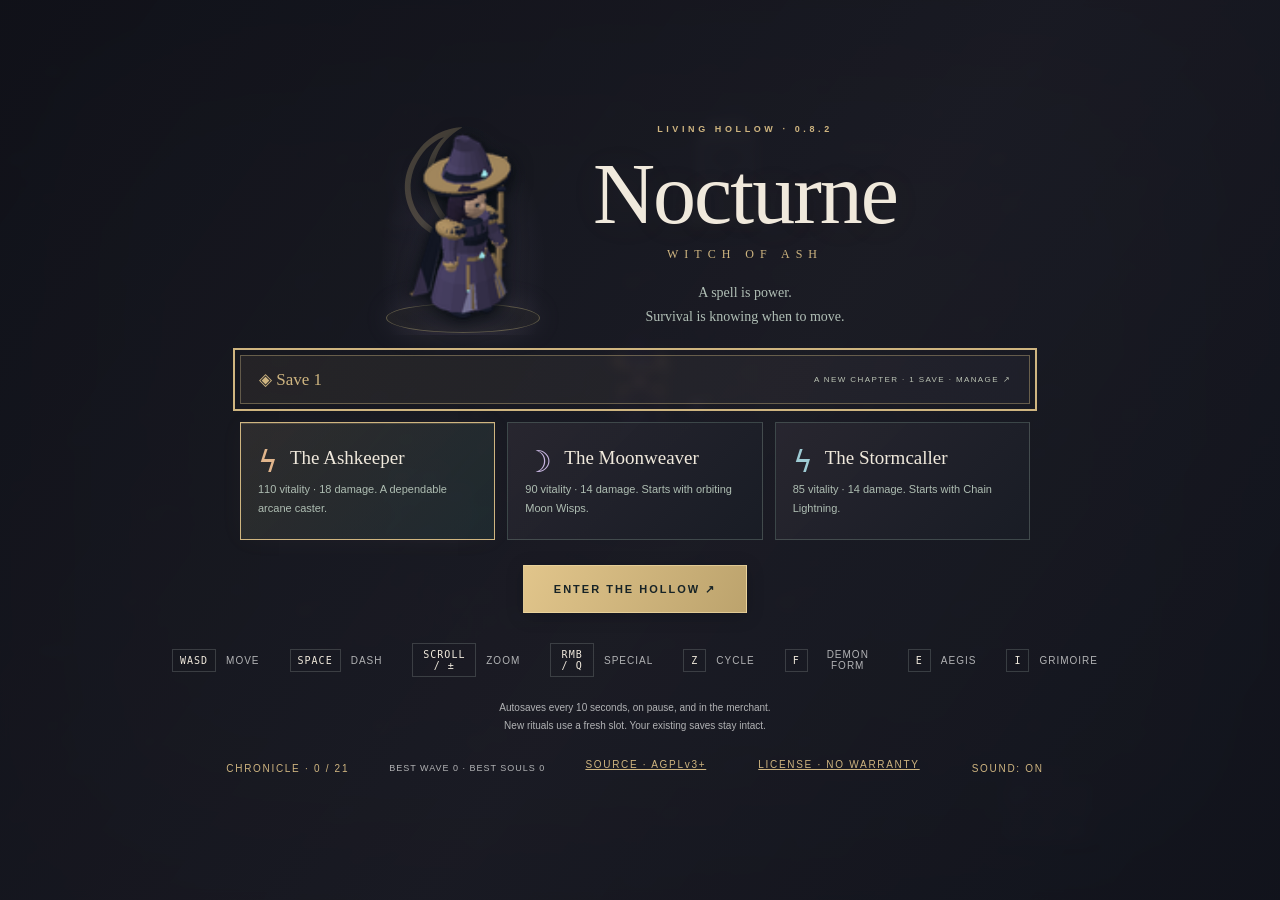
<file: JSCanvasEdition/index.html>
<!doctype html>
<!--
SPDX-License-Identifier: AGPL-3.0-or-later
Copyright (C) 2026 Javanshir Gurbanzade
This file is part of Nocturne. See the distribution's LICENSE and NOTICE files.
-->
<html lang="en">
<head>
  <meta charset="utf-8">
  <meta name="viewport" content="width=device-width, initial-scale=1, viewport-fit=cover">
  <meta name="theme-color" content="#14191a">
  <meta name="description" content="Nocturne JSCanvasEdition v0.8.2: Ascension Power, deeper promotion requirements, fifteen playable ordeals and offline lossless WebP artwork.">
  <title>Nocturne — JSCanvasEdition v0.8.2</title>
  <link rel="stylesheet" href="src/styles/base.css?v=0.8.2">
  <link rel="stylesheet" href="src/styles/ascension.css?v=0.8.2">
  <script defer src="assets/manifest.js?v=0.8.2"></script>
  <script defer src="assets/metadata/atlas.js?v=0.8.2"></script>
  <script defer src="assets/metadata/packing.js?v=0.8.2"></script>
  <script defer src="assets/metadata/cloth.js?v=0.8.2"></script>
  <script defer src="assets/metadata/animations.js?v=0.8.2"></script>
  <script defer src="src/core/game-state.js?v=0.8.2"></script>
  <script defer src="src/core/spatial-hash.js?v=0.8.2"></script>
  <script defer src="src/core/input.js?v=0.8.2"></script>
  <script defer src="src/core/asset-loader.js?v=0.8.2"></script>
  <script defer src="src/core/game.js?v=0.8.2"></script>
  <script defer src="src/systems/progression.js?v=0.8.2"></script>
  <script defer src="src/systems/difficulty.js?v=0.8.2"></script>
  <script defer src="src/systems/abilities.js?v=0.8.2"></script>
  <script defer src="src/systems/warfare.js?v=0.8.2"></script>
  <script defer src="src/systems/guardian.js?v=0.8.2"></script>
  <script defer src="src/systems/encounters.js?v=0.8.2"></script>
  <script defer src="src/rendering/vitality.js?v=0.8.2"></script>
  <script defer src="src/systems/director.js?v=0.8.2"></script>
  <script defer src="src/systems/balance.js?v=0.8.2"></script>
  <script defer src="src/rendering/animation.js?v=0.8.2"></script>
  <script defer src="src/rendering/appearance.js?v=0.8.2"></script>
  <script defer src="src/rendering/motion.js?v=0.8.2"></script>
  <script defer src="src/rendering/orbitals.js?v=0.8.2"></script>
  <script defer src="src/rendering/fields.js?v=0.8.2"></script>
  <script defer src="src/rendering/environment.js?v=0.8.2"></script>
  <script defer src="src/rendering/presentation.js?v=0.8.2"></script>
  <script defer src="src/rendering/hostile_visuals.js?v=0.8.2"></script>
  <script defer src="src/rendering/volumetric_regalia.js?v=0.8.2"></script>
  <script defer src="src/systems/snapshots.js?v=0.8.2"></script>
  <script defer src="src/data/configuration.js?v=0.8.2"></script>
  <script defer src="src/data/tiers.js?v=0.8.2"></script>
  <script defer src="src/systems/ascension.js?v=0.8.2"></script>
  <script defer src="src/systems/ascension-powers.js?v=0.8.2"></script>
  <script defer src="src/systems/wave-cycle.js?v=0.8.2"></script>
  <script defer src="src/systems/ascension-trials.js?v=0.8.2"></script>
  <script defer src="src/systems/migration.js?v=0.8.2"></script>
  <script defer src="src/rendering/ascension-identity.js?v=0.8.2"></script>
  <script defer src="src/systems/storage.js?v=0.8.2"></script>
  <script defer src="src/systems/audio.js?v=0.8.2"></script>
  <script defer src="src/entities/entities.js?v=0.8.2"></script>
  <script defer src="src/combat/combat.js?v=0.8.2"></script>
  <script defer src="src/ui/ui.js?v=0.8.2"></script>
  <script defer src="src/ui/ascension-ui.js?v=0.8.2"></script>
  <script defer src="src/ui/wave-ui.js?v=0.8.2"></script>
  <script defer src="src/bootstrap.js?v=0.8.2"></script>
</head>
<body>
  <canvas id="game" aria-label="Nocturne arena. Move with WASD or arrow keys; magic fires automatically."></canvas>
  <div class="vignette" aria-hidden="true"></div>
  <header id="hud" hidden>
    <div class="brand"><span class="sigil">☾</span><div>NOCTURNE<small>WITCH OF ASH</small></div></div>
    <div class="wave-hud"><span class="eyebrow" id="wave-label">WAVE 01</span><strong id="timer">00:30</strong><span id="wave-status">THE HOLLOW</span></div>
    <div class="resources"><span class="gold-mark">◈</span><strong id="gold">0</strong><button id="ascension-button" class="icon-button" aria-label="Ascension tiers (T)">◇</button><button id="grimoire-button" class="icon-button" aria-label="Open grimoire (I)">✧</button><button id="pause-button" class="icon-button" aria-label="Pause game">Ⅱ</button></div>
    <div class="wave-progress"><i id="wave-fill"></i></div>
  </header>
  <aside id="boss-hud" hidden aria-label="Boss vitality and ward"><div><span id="boss-phase">HOLLOW WARDEN</span><span id="boss-hp"></span></div><div class="bar"><i id="boss-fill"></i></div><div id="guardian-ward" hidden><small id="guardian-ward-text"></small><div class="bar"><i id="guardian-ward-fill"></i></div></div></aside>
  <aside id="ritual-hud"><span id="biome-name"></span><div id="spell-belt" aria-label="Spell ranks"></div><small id="performance"></small><small id="save-label"></small></aside>
  <footer id="bottom-hud" hidden>
    <div class="vital"><span class="eyebrow">VITALITY</span><div class="bar health"><i id="health-fill"></i></div><span id="health-text">100 / 100</span></div>
    <div class="dash-meter"><span class="eyebrow">VEILSTEP</span><div class="bar"><i id="dash-fill"></i></div><span id="dash-text">READY · SPACE</span></div>
    <div class="experience"><div><span class="eyebrow" id="level-label">LEVEL 01</span><span id="xp-text">0 / 8 XP</span></div><div class="bar xp"><i id="xp-fill"></i></div></div>
    <div class="kills"><span class="eyebrow">SOULS BANISHED</span><strong id="kills">0</strong></div>
  </footer>
  <nav id="zoom-hud" aria-label="Camera zoom" hidden><button id="zoom-out" aria-label="Zoom out">−</button><button id="zoom-reset" aria-label="Reset camera zoom"><span id="zoom-value">100%</span></button><button id="zoom-in" aria-label="Zoom in">＋</button></nav>
  <div id="wave-banner" class="wave-banner" aria-live="polite"></div>
  <div id="toast" role="status"></div>
  <div id="overlay" class="overlay" role="dialog" aria-modal="true" aria-labelledby="menu-title">
    <section id="menu" class="menu"><p class="eyebrow">ENTERING THE HOLLOW</p><h1 id="menu-title">Loading the grimoire…</h1></section>
  </div>
  <aside id="power-hud" hidden><div class="power-title"><strong id="form-label">DEMON ESSENCE</strong><span id="form-text">0 / 100</span></div><div class="bar"><i id="form-fill"></i></div><button id="demon-button" type="button" disabled aria-describedby="demon-preview">F · NEED 100 ESSENCE</button><small id="demon-preview">Collect jewels. Transform when you choose.</small><div class="aegis-control"><button id="shield-button" type="button" aria-describedby="shield-text">E · AEGIS</button><span id="shield-text">READY</span><div class="bar"><i id="shield-fill"></i></div></div><div class="special-row"><button id="special-button" aria-label="Hold for charged special ability">☽ SPECIAL</button><button id="cycle-special" aria-label="Cycle special ability (Z)">Z ↻</button></div><small id="special-text">RIGHT CLICK / Q · READY</small></aside>
  <div id="touch-zone" aria-label="Touch movement control"><div id="touch-knob"></div></div>
  <button id="dash-button" aria-label="Dash">»<small>DASH</small></button>
  <aside id="preparation-panel" class="preparation-panel" hidden aria-label="Between-wave preparation">
    <h2 id="preparation-title">WAVE CLEARED</h2><p id="preparation-detail"></p>
    <div class="preparation-actions"><button class="secondary" id="open-merchant">MERCHANT</button><button class="secondary" id="preparation-grimoire">GRIMOIRE</button><button class="secondary" id="open-ascension">ASCENSION</button><button class="primary" id="start-next-wave">START NEXT WAVE</button></div>
  </aside>
  <noscript>This game requires JavaScript. Enable it and reopen index.html.</noscript>
</body>
</html>
</file>
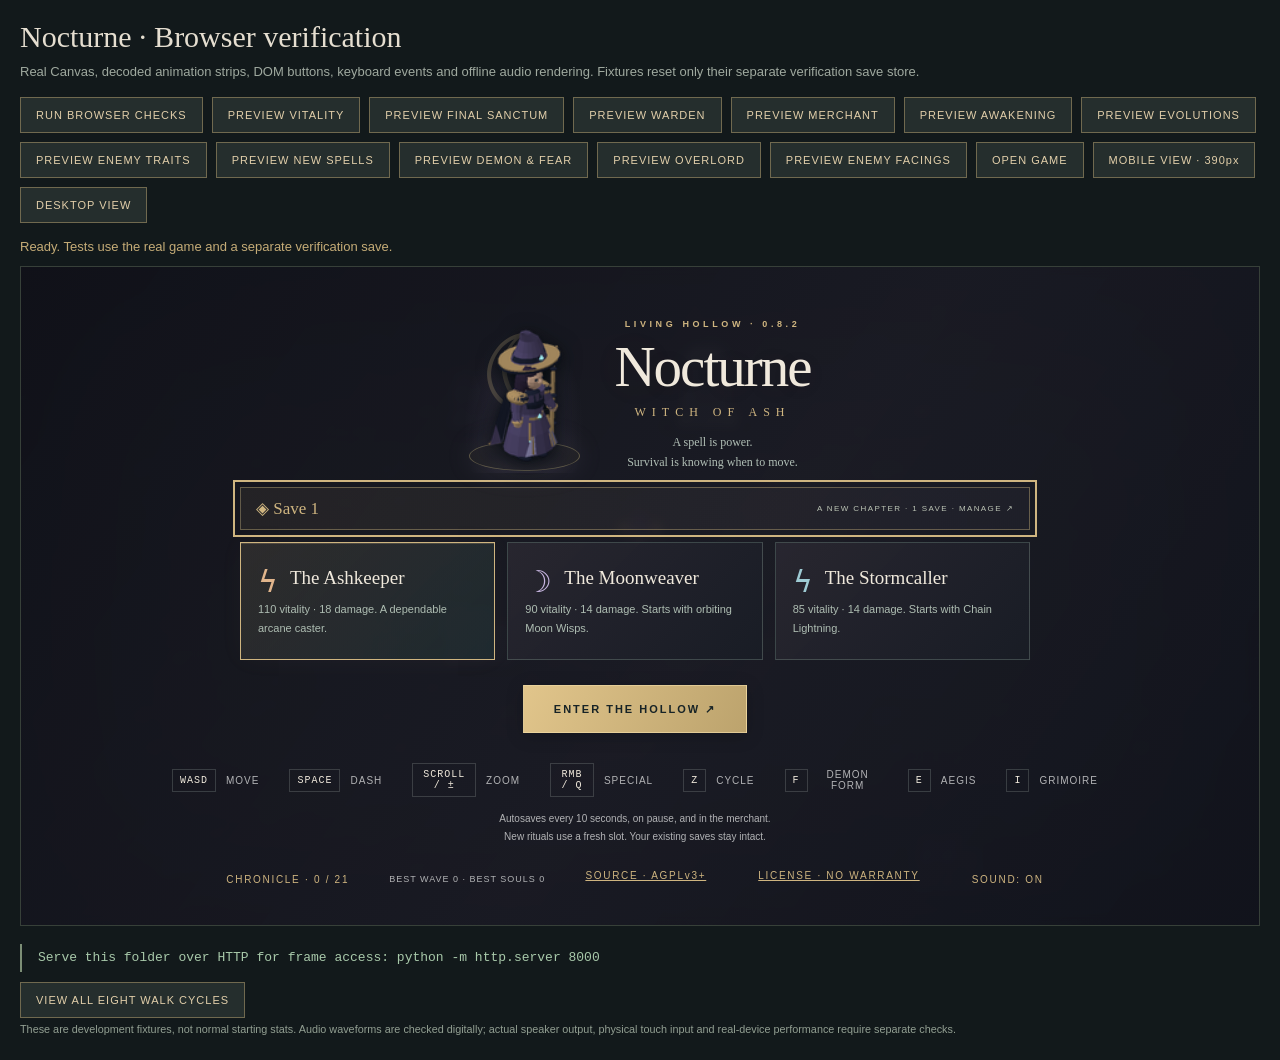
<file: JSCanvasEdition/browser-tests.html>
<!doctype html>
<!--
SPDX-License-Identifier: AGPL-3.0-or-later
Copyright (C) 2026 Javanshir Gurbanzade
This file is part of Nocturne. See the distribution's LICENSE and NOTICE files.
-->
<html lang="en">
<meta charset="utf-8">
<meta name="viewport" content="width=device-width,initial-scale=1">
<title>Nocturne — Browser Verification</title>
<style>
*{box-sizing:border-box}body{margin:0;padding:20px;background:#12191b;color:#e5ded0;font:13px/1.6 Arial,sans-serif}main{max-width:1240px;margin:auto}h1{font:30px Georgia;margin:0 0 5px}p{color:#9fa99f;margin:8px 0}button,a{font:11px Arial;letter-spacing:1px;border:1px solid #c5ac7777;color:#e2cfaa;background:#252e2d;padding:11px 15px;cursor:pointer;text-decoration:none}button:disabled{opacity:.4;cursor:wait}button:focus-visible,a:focus-visible{outline:2px solid #d4b879;outline-offset:3px}.actions{display:flex;gap:9px;flex-wrap:wrap;margin:14px 0}iframe{display:block;width:100%;height:660px;border:1px solid #75826c55;background:#182020}#results{border-left:2px solid #7c8e76;padding:4px 16px;margin:18px 0;color:#a8c9aa;white-space:pre-wrap}#status{color:#c5ac77}small{color:#929f92}@media(max-width:700px){body{padding:12px}iframe{height:700px}}
</style>
<main>
<h1>Nocturne · Browser verification</h1>
<p>Real Canvas, decoded animation strips, DOM buttons, keyboard events and offline audio rendering. Fixtures reset only their separate verification save store.</p>
<div class="actions"><button id="run" disabled>RUN BROWSER CHECKS</button><button data-scene="vitality" disabled>PREVIEW VITALITY</button><button data-scene="sanctum" disabled>PREVIEW FINAL SANCTUM</button><button data-scene="boss" disabled>PREVIEW WARDEN</button><button data-scene="shop" disabled>PREVIEW MERCHANT</button><button data-scene="level" disabled>PREVIEW AWAKENING</button><button data-scene="evolved" disabled>PREVIEW EVOLUTIONS</button><button data-scene="enemies" disabled>PREVIEW ENEMY TRAITS</button><button data-scene="spells" disabled>PREVIEW NEW SPELLS</button><button data-scene="demon" disabled>PREVIEW DEMON & FEAR</button><button data-scene="overlord" disabled>PREVIEW OVERLORD</button><button data-scene="directions" disabled>PREVIEW ENEMY FACINGS</button><a href="index.html">OPEN GAME</a><button id="mobile-view">MOBILE VIEW · 390px</button><button id="desktop-view">DESKTOP VIEW</button></div>
<p id="status" role="status">Loading the game…</p>
<iframe id="arena" src="index.html#verification" title="Nocturne game verification frame"></iframe>
<pre id="results" aria-live="polite">Serve this folder over HTTP for frame access: python -m http.server 8000</pre>
<p><a href="walking-preview.gif" target="_blank" rel="noopener">VIEW ALL EIGHT WALK CYCLES</a></p>
<small>These are development fixtures, not normal starting stats. Audio waveforms are checked digitally; actual speaker output, physical touch input and real-device performance require separate checks.</small>
</main>
<script>
'use strict';
const frame=document.getElementById('arena'),run=document.getElementById('run'),status=document.getElementById('status'),output=document.getElementById('results');
let g,N,doc,win;
function setup(){
  g.reducedMotion=false;
  g.reset('moon');g.player.hp=g.player.maxHp=1000;g.player.gold=250;
  g.wave=5;g.waveDuration=50;g.waveTime=10;
  g.player.level=30;g.player.weapons=Object.fromEntries(N.SPELL_IDS.map(id=>[id,4]));
  g.player.relics=Object.fromEntries(Object.values(N.WEAPONS).map(w=>[w.relic,true]));
  g.enemies.length=0;g.hash.clear();g.combat.clear();g.state='playing';g.ui.hide();
}
function present(scene){
  setup();
  if(['demon','overlord','directions'].includes(scene)){
    g.wave=10;g.player.level=100;g.player.progress.demonTime=scene==='demon'?8:0;g.player.progress.essence=67;g.player.progress.special='soulstorm';
    const types=scene==='overlord'?['overlord','slime','slime','cultist','wraith','reaper']:['slime','skeleton','gargoyle','hound','cultist','wraith','reaper','warden'];
    types.forEach((type,i)=>{const a=i*Math.PI*2/types.length,e=new N.Enemy(g,type,Math.cos(a)*235,Math.sin(a)*155,++g.nextId,false,{level:type==='overlord'?118:60+i*3,tier:'regular',trait:'none'});e.phase=i*.7;e.gait=i*.6;e.terrified=scene==='demon'&&!e.boss;e.facing=['E','SE','S','SW','W','NW','N','NE'][i%8];e.moving=true;g.enemies.push(e);g.hash.insert(e);if(e.boss){g.boss=e;g.bossSpawned=true;}});
    if(scene==='demon'){g.abilities.begin();g.abilities.charge=1;g.combat.effect('slash',0,0,0,Math.PI,220,'#efb9da',.7);}
    g.state='paused';g.ui.hide();
  }
  else if(scene==='shop'){g.wave=4;g.ui.openShop();}
  else if(scene==='level'){g.player.weapons.nova=1;g.player.pendingLevels=1;g.ui.afterLevel='playing';g.ui.levelUp();}
  else if(scene==='enemies'||scene==='spells'){
    g.wave=9;g.player.level=15;g.boss=null;
    ['slime','skeleton','gargoyle','hound','cultist','skeleton'].forEach((type,i)=>{const e=new N.Enemy(g,type,Math.cos(i*1.03)*235,Math.sin(i*1.03)*150,++g.nextId,i===2,{level:[8,14,18,13,16,10][i],tier:i===2?'veteran':i===0?'fodder':'regular',trait:['none','armored','volatile','swift','mending','none'][i]});e.maxHp=e.hp=1200;if(i===3){e.windup=.4;e.chargeX=-1;}if(i===4)e.castTimer=.22;if(i===1)e.hitSquash=.08;g.enemies.push(e);g.hash.insert(e);});
    if(scene==='spells'){g.combat.meteor();g.combat.lance();g.combat.thorn();g.combat.rift();g.combat.areas.active.forEach(a=>a.age=a.kind==='meteor'?.42:.6);g.player.cast();}
    g.state='paused';g.ui.hide();
  }
  else{
    const boss=new N.Enemy(g,'warden',g.player.x+210,g.player.y-45,++g.nextId);g.enemies.push(boss);g.boss=boss;g.bossSpawned=true;
    for(let i=0;i<7;i++)g.enemies.push(new N.Enemy(g,i%2?'cultist':'hound',Math.cos(i)*240,Math.sin(i)*170,++g.nextId,i===0));
    for(const e of g.enemies)g.hash.insert(e);
    g.combat.hazard(-115,100,72,1.1,15,1.4);g.combat.hazards.active[0].age=.75;
    if(scene==='evolved'){g.combat.lightning();g.combat.nova();g.combat.updateWisps();}
    g.state='paused';g.ui.hide();
  }
  if(scene==='vitality'){g.state='playing';g.player.hp=40;g.player.maxHp=110;g.player.invulnerable=0;g.player.hurt(25);g.player.heal(5);g.state='paused';}
  if(scene==='sanctum'){g.state='playing';g.sanctum=null;g.boss=null;g.enemies=[];g.waveTime=g.waveDuration;N.Sanctum.create(g);g.player.x=g.sanctum.x-160;g.player.y=g.sanctum.y;N.Sanctum.update(g);g.boss.spawnDelay=0;g.boss.guardian.cooldown=0;N.FinalGuardian.begin(g,g.boss);g.abilities.shield();g.camera.x=g.player.x;g.camera.y=g.player.y;g.state='paused';}
  g.needsDraw=true;g.draw();g.ui.hudFrame=3;g.ui.updateHUD();
  status.textContent=`Preview: ${scene}. Frozen fixtures keep the scene visible.`;
}
function key(code,type='keydown'){win.dispatchEvent(new win.KeyboardEvent(type,{code,bubbles:true,cancelable:true}));}
function check(condition,message){if(!condition)throw new Error(message);}
run.onclick=async()=>{
  run.disabled=true;
  g.save.data.slots=[g.save.slot(1)];g.save.data.activeSlotId=1;g.save.data.nextSlotId=2;g.save.write();
  const results=[];let passed=0,failed=0;
  const test=(name,fn)=>{try{fn();passed++;results.push('PASS '+name);}catch(error){failed++;results.push('FAIL '+name+' — '+error.message);}};
  const testAsync=async(name,fn)=>{try{await fn();passed++;results.push('PASS '+name);}catch(error){failed++;results.push('FAIL '+name+' — '+error.message);}};
  test('55 active images decode (9 unused legacy walk strips stay unloaded)',()=>check(Object.values(g.images).length===55&&Object.values(g.images).every(im=>im.naturalWidth>0),'Image decode failed'));
  test('starting coven buttons',()=>{g.ui.title();doc.querySelector('[data-coven="storm"]').click();doc.querySelector('#begin').click();check(g.player.coven==='storm'&&g.player.weapons.lightning===1,'Wrong starting witch');});
  test('real keyboard movement and dash',()=>{g.reset();key('KeyD');g.player.update(1/60);key('KeyD','keyup');check(g.player.x>0&&g.player.facing==='E','Movement failed');key('Space');key('Space','keyup');check(g.player.dashTimer>0&&g.stats.dashes===1,'Dash failed');});
  test('pause and resume buttons',()=>{key('Escape');check(g.state==='paused'&&doc.querySelector('#resume'),'Pause did not open');doc.querySelector('#resume').click();check(g.state==='playing','Resume failed');});
  test('three level cards apply exactly one gift',()=>{g.reset();g.addXP(8);g.ui.levelUp();check(doc.querySelectorAll('[data-choice]').length===3,'Expected 3 cards');doc.querySelector('[data-choice="0"]').click();check(g.player.pendingLevels===0&&g.player.upgrades.length===1,'Gift was lost or duplicated');});
  test('grimoire preserves pending choices',()=>{g.addXP(g.player.xpNeeded);g.ui.levelUp();const ids=g.ui.choices.map(c=>c.id).join(',');key('KeyI');check(doc.querySelectorAll('.spell-entry').length===12,'Missing spell descriptions');key('Escape');check(g.state==='levelup'&&ids===g.ui.choices.map(c=>c.id).join(','),'Cards changed while reading');doc.querySelector('[data-choice="0"]').click();});
  test('merchant lock survives real reroll click',()=>{g.sanctum={x:0,y:0,radius:420,phase:'cleared',bossId:1};g.nextId=Math.max(1,g.nextId);g.bossDefeated=true;g.finishWave();while(g.player.pendingLevels)g.ui.chooseLevel(0);g.player.gold=500;g.ui.openShop();doc.querySelector('[data-lock="0"]').click();const id=g.ui.slots[0].item.id,price=g.ui.slots[0].price;doc.querySelector('[data-reroll]').click();check(g.ui.slots[0].item.id===id&&g.ui.slots[0].price===price&&g.ui.slots[0].locked,'Lock failed');});
  test('real purchase button debits once and sells its slot',()=>{const before=g.player.gold,price=g.ui.slots[1].price;doc.querySelector('[data-buy="1"]').click();check(g.player.gold===before-price&&g.ui.slots[1].item===null,'Purchase failed');check(!doc.querySelector('[data-buy="1"]'),'Sold slot can still be bought');});
  test('merchant save survives reconstruction',()=>{if(!g.save.available)return;const gold=g.player.gold,id=g.ui.slots[0].item.id;g.save.data=new N.SaveStore().data;check(g.continueRun()&&g.state==='shop'&&g.player.gold===gold&&g.ui.slots[0].item.id===id,'Checkpoint mismatch');});
  test('start-next-wave DOM button',()=>{const wave=g.wave;doc.querySelector('[data-start]').click();check(g.wave===wave+1&&g.state==='playing'&&g.ui.overlay.hidden,'Wave did not begin');});
  test('all twelve evolved spells render with real canvas',()=>{setup();for(const id of Object.keys(g.player.weapons))check(g.player.evolved(id),'Missing evolution');const e=new N.Enemy(g,'warden',130,0,++g.nextId);g.enemies.push(e);g.hash.insert(e);g.combat.fire(e);g.combat.lightning();g.combat.nova();g.combat.updateWisps();g.combat.update(.016);g.draw();check(g.stats.damage>0,'Spells did not hit');});
  test('Warden health HUD and telegraph draw',()=>{present('boss');check(!doc.querySelector('#boss-hud').hidden&&doc.querySelector('#boss-hp').textContent.includes('/'),'Boss HUD missing');check(g.combat.hazards.active.length===1,'Hazard missing');});
  test('low quality and reduced motion controls',()=>{g.state='playing';g.ui.pause();const old=g.quality;doc.querySelector('#quality').click();check(g.quality!==old,'Quality unchanged');const reduced=g.reducedMotion;doc.querySelector('#effects').click();check(g.reducedMotion!==reduced,'Motion setting unchanged');});
  test('death summary preserves the same chapter and wave on retry',()=>{g.state='playing';const wave=g.wave;g.player.gold=101;g.die();check(doc.querySelector('.damage-report')&&doc.querySelector('#retry'),'Summary missing');doc.querySelector('#retry').click();check(g.wave===wave&&g.waveTime===0&&g.player.gold===50&&g.state==='playing','Retry failed');g.ui.title();doc.querySelector('#chronicle').click();check(doc.querySelectorAll('.achievement').length===N.ACHIEVEMENTS.length,'Chronicle missing');});
  test('eight-direction packed atlas clips draw correctly',()=>{
    g.reducedMotion=false;g.reset();
    for(const [direction,x,y] of [['N',0,-1],['NE',1,-1],['E',1,0],['SE',1,1],['S',0,1],['SW',-1,1],['W',-1,0],['NW',-1,-1]]){
      g.input.x=x;g.input.y=y;g.player.update(.09);const sheet=g.images['witch_atlas_'+direction];
      check(sheet.naturalWidth===2304&&sheet.naturalHeight===128,'Wrong strip dimensions');check(g.player.facing===direction&&g.player.walkFrame>=0,'Facing or frame failed');g.draw();
    }
    g.input.clear();g.player.update(.01);check(g.player.walkFrame===-1,'Idle did not return');
  });
  test('dash echoes, dust, corpse and new spell effects render',()=>{
    setup();g.player.dash();g.player.update(.016);g.combat.dust(10,20);
    const e=new N.Enemy(g,'skeleton',90,0,++g.nextId);g.combat.remains(e);
    for(const kind of ['muzzle','impact','rune','pickup'])g.combat.effect(kind,0,-20,0,0,22,'#ebd9b6',.4);
    g.draw();check(g.combat.remnants.active.length>=3,'Missing transient art');
  });
  test('real volume slider and ambience control persist',()=>{
    g.state='playing';g.ui.pause();const slider=doc.querySelector('#volume');check(slider,'Volume slider missing');slider.value='37';slider.dispatchEvent(new win.Event('input',{bubbles:true}));
    check(g.combat.audioEngine.volume===.37,'Volume was not applied');const old=g.combat.audioEngine.ambience;doc.querySelector('#ambience').click();check(g.combat.audioEngine.ambience!==old,'Ambience unchanged');
    if(g.save.available)check(new N.SaveStore().data.settings.volume===.37,'Volume was not saved');
  });
  test('reduced motion suppresses animated walking and dash ghosts',()=>{
    g.reducedMotion=true;g.state='playing';g.combat.clear();g.input.x=1;g.player.update(.1);g.combat.ghost(g.player);g.combat.dust(0,0);
    check(g.player.walkFrame===-1&&g.combat.remnants.active.length===0,'Motion preference was ignored');g.draw();g.input.clear();
  });
  test('save manager creates an independent slot without replacing the previous ritual',()=>{
    g.reset('storm');g.player.gold=71;g.checkpoint('wave');const old=g.save.active.id;g.ui.title();doc.querySelector('#saves').click();
    check(doc.querySelectorAll('.save-card').length===g.save.data.slots.length,'Slots missing');doc.querySelector('#new-save').click();
    check(g.save.active.id!==old&&g.save.data.checkpoint===null,'New slot reused the old world');
    doc.querySelector('#saves').click();doc.querySelector(`[data-select-save="${old}"]`).click();
    check(g.player.gold===71&&g.player.coven==='storm','Wrong ritual restored');
  });
  test('rename escapes markup and typing does not trigger game shortcuts',()=>{
    g.ui.pause();g.ui.title();g.ui.saves();const id=g.save.active.id;
    doc.querySelector(`[data-rename-save="${id}"]`).click();const input=doc.querySelector('#name-'+id);input.value='<b>Save WASD 1</b>';
    input.dispatchEvent(new win.KeyboardEvent('keydown',{code:'KeyI',bubbles:true}));check(g.state==='saves','Typing opened a game menu');
    doc.querySelector(`[data-apply-name="${id}"]`).click();check(doc.querySelector('.save-card.active h3').textContent==='<b>Save WASD 1</b>','Name changed');check(!doc.querySelector('.save-card.active h3 b'),'Name interpreted as markup');
    g.save.rename(id,'Save '+id);
  });
  test('camera buttons, zoom slider and scroll retain fixed spell ranges',()=>{
    g.reset();g.setZoom(1);g.ui.hudFrame=3;g.ui.updateHUD();doc.querySelector('#zoom-out').click();check(g.userZoom===.9,'Zoom out failed');
    doc.querySelector('#zoom-in').click();check(g.userZoom===1,'Zoom in failed');
    doc.querySelector('#game').dispatchEvent(new win.WheelEvent('wheel',{deltaY:100,cancelable:true}));check(g.userZoom===.92,'Scroll failed');
    g.ui.pause();const slider=doc.querySelector('#camera-zoom');slider.value='65';slider.dispatchEvent(new win.Event('input',{bubbles:true}));check(g.userZoom===.65,'Slider failed');
    check(N.BALANCE.boltRange===430,'Camera modified spell range');g.setZoom(1);
  });
  test('paused world snapshot restores foes, loot and active hazard clocks',()=>{
    g.reset();g.nextId=1;const enemy=new N.Enemy(g,'cultist',140,80,1);enemy.hp=17;g.enemies=[enemy];g.loot=[new N.Loot(g,'gold',50,60,3)];
    g.waveTime=12.5;g.combat.hazard(20,20,65,1.35,20,1.15);g.combat.hazards.active[0].age=.75;g.ui.pause();
    check(g.save.validCheckpoint(g.save.data.checkpoint),'Snapshot invalid');g.enemies=[];g.loot=[];g.combat.clear();g.continueRun();
    check(g.waveTime===12.5&&g.enemies[0].hp===17&&g.loot.length===1&&g.combat.hazards.active[0].age===.75,'World changed across load');
  });
  test('cast clip has arm poses, hurt priority and real canvas crops',()=>{
    g.reset();g.player.cast();check(g.player.animator.state==='cast','Cast clip missing');g.player.update(.09);check(g.player.animator.frame>=12,'Wrong clip crop');g.draw();
    g.player.invulnerable=0;g.player.hurt(1);g.player.cast();check(g.player.animator.state==='hurt','Cast interrupted a hurt pose');g.draw();
  });
  await testAsync('a real JSON backup file imports into a new slot',async()=>{
    g.reset();g.ui.pause();const slot=g.save.active,before=g.save.data.slots.length;
    const backup=JSON.stringify({schema:3,slots:[slot]});g.ui.saves();
    const input=doc.querySelector('#save-file'),transfer=new win.DataTransfer();transfer.items.add(new win.File([backup],'ritual.json',{type:'application/json'}));input.files=transfer.files;
    input.dispatchEvent(new win.Event('change',{bubbles:true}));
    for(let i=0;i<60&&g.save.data.slots.length===before;i++)await new Promise(resolve=>win.requestAnimationFrame(resolve));
    check(g.save.data.slots.length===before+1,'Backup did not create a slot');check(g.save.active.id!==slot.id,'Backup replaced its source slot');
    check(g.save.data.slots.find(s=>s.id===slot.id).checkpoint.player.gold===g.save.active.checkpoint.player.gold,'Imported finances changed');
  });
  test('level 14 offers Abyss Rift and learning activates it immediately',()=>{
    g.reset();g.player.level=14;g.player.pendingLevels=1;g.ui.afterLevel='playing';g.ui.levelUp();const index=g.ui.choices.findIndex(c=>c.weapon==='rift');check(index>=0,'New spell not offered');
    doc.querySelector(`[data-choice="${index}"]`).click();check(g.player.weapons.rift===1&&g.player.progress.equipped.includes('rift'),'Spell did not activate');
  });
  test('merchant refill replaces all sold slots with real purchasable stock',()=>{
    g.reset();g.player.level=40;g.player.gold=5000;g.ui.openShop();for(let i=0;i<4;i++)doc.querySelector(`[data-buy="${i}"]`).click();check(g.ui.slots.every(s=>!s.item),'Purchase did not clear slots');
    const before=g.player.gold,cost=g.ui.refillCost();doc.querySelector('[data-refill]').click();check(g.player.gold===before-cost&&g.ui.slots.every(s=>s.item),'Refill failed');check(doc.querySelectorAll('[data-buy]').length===4,'Refilled stock not rendered');
  });
  test('bestiary and all twelve spell entries render real enemy art and traits',()=>{
    g.state='shop';g.ui.toggleGrimoire();check(doc.querySelectorAll('.spell-entry').length===12,'Missing spells');check(doc.querySelectorAll('.bestiary-grid article').length===9,'Missing enemy families');check(doc.querySelectorAll('.trait-list p').length===4,'Missing trait descriptions');g.ui.toggleGrimoire();
  });
  test('enemy state atlases and new spell areas render on Canvas',()=>{
    present('spells');check(g.combat.areas.active.length>=3,'New spell fields missing');check(g.combat.effects.active.some(e=>e.kind==='lance'),'Beam missing');
    for(const e of g.enemies)check(g.images['enemy_atlas_'+e.type].naturalWidth===2048&&win.NOCTURNE_PACKING['enemy_atlas_'+e.type].rects.length===264,'Enemy atlas wrong');g.draw();
  });
  test('all twelve learned spells coexist without an active spell limit',()=>{
    g.reset();g.player.level=40;for(const id of N.SPELL_IDS)g.player.upgradeWeapon(id);check(g.player.progress.equipped.length===12,'An active spell limit remains');
    g.player.damage=2000;g.player.projectileCount=40;g.player.attackInterval=.02;g.checkpoint('wave');check(g.continueRun(),'Large build did not load');check(g.player.damage===2000&&g.player.projectileCount===40&&g.player.attackInterval===.02,'Stats were capped on load');
  });
  test('level 100 encounter distribution matches 80 / 15 / 5 with correct bands',()=>{
    g.reset();g.player.level=100;g.wave=20;const counts={fodder:0,regular:0,veteran:0};
    for(let i=0;i<100;i++){const e=N.EnemyDirector.roll(g,i);counts[e.tier]++;if(e.tier==='fodder')check(e.level>=50&&e.level<=70,'Swarm too strong');if(e.tier==='veteran')check(e.level>=105&&e.level<=110,'Veteran band wrong');}
    check(counts.fodder===80&&counts.regular===15&&counts.veteran===5,'Distribution mismatch');
  });
  test('real right-pointer handlers charge and release an aimed slash',()=>{
    g.reset();g.player.critChance=0;const e=new N.Enemy(g,'gargoyle',120,0,++g.nextId);e.maxHp=e.hp=10000;g.enemies=[e];
    const canvas=doc.querySelector('#game'),r=canvas.getBoundingClientRect();canvas.dispatchEvent(new win.PointerEvent('pointerdown',{button:2,clientX:r.left+r.width*.8,clientY:r.top+r.height*.5,bubbles:true,cancelable:true}));
    check(g.abilities.charging,'Right-click did not charge');g.abilities.update(1.2);win.dispatchEvent(new win.PointerEvent('pointerup',{button:2,bubbles:true}));
    check(!g.abilities.charging&&g.player.progress.specialRemaining>0&&e.hp<10000,'Slash did not release');g.draw();
  });
  test('Q instant special and Z cycle respect shared cooldown',()=>{
    g.reset();g.player.level=16;key('KeyZ');key('KeyZ','keyup');check(g.player.progress.special==='frostfall','Cycle wrong');key('KeyQ');key('KeyQ','keyup');const recovery=g.player.progress.specialRemaining;check(recovery>0,'Q did not cast');key('KeyZ');key('KeyZ','keyup');key('KeyQ');key('KeyQ','keyup');check(g.player.progress.specialRemaining===recovery,'Switch bypassed recovery');
  });
  test('grimoire equips unlocked directed rituals through real buttons',()=>{
    g.reset();g.player.level=16;g.ui.toggleGrimoire();check(doc.querySelectorAll('[data-special]').length===3,'Missing rituals');doc.querySelector('[data-special="soulstorm"]').click();check(g.player.progress.special==='soulstorm'&&g.state==='grimoire','Equip failed');g.ui.toggleGrimoire();
  });
  test('Demon Witch form renders and frightens normal foes, bosses resist',()=>{
    present('demon');g.state='playing';const e=g.enemies.find(e=>!e.boss),boss=g.enemies.find(e=>e.boss),before=win.Nocturne.dist2(e,g.player);e.update(.1);boss.update(.1);check(e.terrified&&win.Nocturne.dist2(e,g.player)>before,'Fear did not reverse pursuit');check(!boss.terrified,'Boss fled');g.state='paused';g.draw();g.ui.hudFrame=3;g.ui.updateHUD();check(doc.querySelector('#form-label').textContent==='DEMON WITCH','Form meter missing');
  });
  test('Overlord model, crown HUD and minion portals draw correctly',()=>{
    present('overlord');g.boss.summonTimer=0;g.boss.update(.1);check(g.enemies.filter(e=>e.tier==='minion').length>=3,'Minions missing');g.ui.hudFrame=3;g.ui.updateHUD();check(doc.querySelector('#boss-phase').textContent==='ASH OVERLORD','Wrong boss label');g.draw();
  });
  test('new directed projectile spells render and preserve sources on reload',()=>{
    setup();g.combat.clear();const e=new N.Enemy(g,'warden',160,0,++g.nextId);e.hp=e.maxHp=1e8;g.enemies=[e];g.hash.clear();g.hash.insert(e);
    for(const id of ['rapid','cannon','burst','glacier'])g.combat.directedSpell(id);check(new Set(g.combat.projectiles.active.map(b=>b.source)).size===4,'Missing spell family');g.player.progress.demonTime=4;g.player.progress.specialRemaining=2;g.checkpoint('wave');check(g.continueRun(),'Save failed');check(g.player.progress.demonTime===4&&g.player.progress.specialRemaining===2,'Timers reset');g.draw();
  });
  await testAsync('idle audio is silent with ambience off and has no looping noise source',async()=>{
    const context=new win.OfflineAudioContext(2,11025,22050),engine=new N.AudioEngine(g);engine.setEnabled(true);engine.attach(context);engine.setAmbience(false);engine.transport(true);
    check(engine.ambientSources.every(node=>!node.loop),'Looping noise exists');const buffer=await context.startRendering();check(buffer.getChannelData(0).every(value=>Math.abs(value)<1e-8),'Idle audio contains noise');engine.dispose();
  });
  test('0.6.0 jewels bank without auto-transforming',()=>{g.reset();g.abilities.jewel(425);check(g.player.progress.essence===425&&g.player.progress.demonTime===0,'Banking failed');g.ui.hudFrame=3;g.ui.updateHUD();check(doc.querySelector('#form-text').textContent.includes('4 CHARGES'),'Stack counter missing');});
  test('0.6.0 real F key spends complete charges and applies stacked form',()=>{key('KeyF');key('KeyF','keyup');check(g.player.progress.essence===25&&g.player.progress.demonDuration===36&&g.player.progress.demonPower===2.4,'Manual form failed');});
  test('0.6.0 real UNLEASH button activates without auto-spending',()=>{g.reset();g.abilities.jewel(200);g.ui.hudFrame=3;g.ui.updateHUD();doc.querySelector('#demon-button').click();check(g.player.progress.demonTime===20&&g.player.progress.essence===0,'Unleash click failed');});
  test('0.6.0 health feedback stays readable in reduced motion and low quality',()=>{present('vitality');g.quality='low';g.reducedMotion=true;g.draw();check(g.player.healthEvents.some(e=>e.kind==='hurt')&&g.player.healthEvents.some(e=>e.kind==='heal'),'Missing health cues');g.ui.hudFrame=3;g.ui.updateHUD();check(doc.querySelector('#health-text').style.color!=='','Low health HUD missing');});
  test('0.6.0 timer creates sanctum and cannot open merchant early',()=>{g.reset();g.waveTime=g.waveDuration;g.update(.01);check(g.sanctum?.phase==='waiting'&&g.state==='playing'&&!g.boss,'Timer skipped hunt');g.draw();g.ui.hudFrame=3;g.ui.updateHUD();check(doc.querySelector('#timer').textContent==='SEEK SEAL','Objective missing');});
  test('0.6.0 entering sanctum summons one guardian; defeat opens merchant',()=>{g.player.x=g.sanctum.x;g.player.y=g.sanctum.y;g.update(.01);check(g.sanctum.phase==='fighting'&&g.enemies.filter(e=>e.boss).length===1,'Guardian missing or duplicated');g.boss.spawnDelay=0;g.boss.hit(1e9);g.update(.01);check(g.cycle.phase==='INTERMISSION'&&['playing','levelup'].includes(g.state),'Guardian did not enter preparation');});
  test('0.6.0 sanctum and stacked form survive local save reconstruction',()=>{g.reset();g.abilities.jewel(425);g.abilities.transform();g.waveTime=g.waveDuration;g.update(.01);const x=g.sanctum.x;g.checkpoint('wave');check(g.continueRun()&&g.sanctum.x===x&&g.player.progress.demonDuration===36&&g.player.progress.essence===25,'World/form restore failed');});
  test('0.6.0 sanctum marker fits inside minimap and draws at both zoom extremes',()=>{for(const zoom of [.65,1.55]){g.setZoom(zoom);g.zoomFactor=zoom;g.applyZoom();const r=N.radarLayout(g),px=r.size/2+(g.sanctum.x-g.player.x)*r.scale,py=r.size/2+(g.sanctum.y-g.player.y)*r.scale;check(px>6&&px<r.size-6&&py>6&&py<r.size-6,'Objective clipped');g.draw();}});
  test('0.6.1 keyboard E raises the shield and HUD shows its charge',()=>{g.reset();key('KeyE');key('KeyE','keyup');g.ui.hudFrame=3;g.ui.updateHUD();check(g.player.progress.aegis>0&&doc.querySelector('#shield-button').disabled,'Shield missing');check(doc.querySelector('#shield-text').textContent.includes('SHIELD'),'Shield HUD missing');});
  test('0.6.1 real AEGIS button activates and cannot bypass recovery',()=>{g.reset();g.ui.hudFrame=3;g.ui.updateHUD();doc.querySelector('#shield-button').click();const value=g.player.progress.aegis;doc.querySelector('#shield-button').click();check(g.player.progress.aegis===value&&g.stats.shields===1,'Shield refreshed early');});
  test('0.6.2 every final sanctum budgets a whole-build Sovereign',()=>{g.reset();g.waveTime=g.waveDuration;N.Sanctum.create(g);g.player.x=g.sanctum.x;g.player.y=g.sanctum.y;N.Sanctum.update(g);const b=g.boss,dps=Math.exp(N.Difficulty.assess(g.player).logDps);check(b.guardian?.schema===3&&b.maxHp/dps>=32&&b.maxHp/dps<=47.01,'Wrong guardian budget');g.draw();});
  test('0.6.2 Sovereign warning and separate ward HUD render',()=>{const b=g.boss;b.spawnDelay=0;N.FinalGuardian.begin(g,b);g.draw();g.ui.hudFrame=3;g.ui.updateHUD();check(doc.querySelector('#boss-phase').textContent.includes('WARNING'),'Attack warning missing');b.guardian.action=null;b.guardian.windup=0;b.guardian.ward=b.guardian.wardMax/2;b.guardian.wardTime=2;g.ui.hudFrame=3;g.ui.updateHUD();check(!doc.querySelector('#guardian-ward').hidden,'Boss shield bar missing');g.draw();});
  test('0.6.2 shop power influences threat without changing the actual wave',()=>{g.reset();const wave=g.wave,before=N.Difficulty.assess(g.player).rating;g.player.damage*=10;g.player.projectileCount=8;N.Difficulty.start(g);g.ui.openShop();check(N.Difficulty.assess(g.player).rating>before&&g.wave===wave,'Power calculation failed');check(doc.querySelector('.stat-strip').textContent.includes('POWER'),'Merchant power missing');g.state='playing';g.ui.hide();g.draw();});
  test('0.6.2 new guardian warnings render through real Canvas',()=>{g.reset();g.waveTime=g.waveDuration;N.Sanctum.create(g);g.player.x=g.sanctum.x;g.player.y=g.sanctum.y;N.Sanctum.update(g);for(const index of [4,5,6]){g.boss.guardian.next=index;N.FinalGuardian.begin(g,g.boss);g.draw();g.boss.guardian.windup=0;N.FinalGuardian.cast(g,g.boss);g.draw();}check(g.boss.guardian.next===7,'New powers missing');});
  test('0.6.1 death Retry click keeps slot, build and wave while charging gold once',()=>{g.reset();g.wave=4;g.player.gold=101;g.player.weapons.bolt=7;const slot=g.save.active.id;g.die();check(g.save.validCheckpoint(g.save.data.checkpoint),'Recovery checkpoint invalid');doc.querySelector('#retry').click();check(g.wave===4&&g.waveTime===0&&g.player.gold===50&&g.player.weapons.bolt===7&&g.save.active.id===slot,'Recovery lost progress');check(!g.retryWave()&&g.player.gold===50,'Retry charged twice');});
  test('0.6.1 returning to title and Continue resumes a saved recovery',()=>{g.player.gold=81;g.die();doc.querySelector('#coven').click();doc.querySelector('#continue').click();check(g.player.gold===40&&g.wave===4&&g.waveTime===0&&g.player.hp===g.player.maxHp,'Saved recovery failed');});
  test('0.6.3 casting seal appears in HUD, disables special and preserves real shield button',()=>{g.reset();N.Warfare.silence(g);g.ui.hudFrame=3;g.ui.updateHUD();check(doc.querySelector('#special-button').disabled&&doc.querySelector('#special-text').textContent.includes('SEALED'),'Seal status missing');doc.querySelector('#shield-button').click();check(g.player.progress.aegis>0,'Aegis unavailable while sealed');g.draw();});
  test('0.6.3 strong guardian renders all eleven attack intents with real ritual atlases',()=>{g.reset();Object.assign(g.player,{level:30,damage:600,attackInterval:.1,projectileCount:16,maxHp:500,hp:500,armor:2});Object.assign(g.player.weapons,{rapid:4,cannon:3,lightning:4});N.Difficulty.start(g);g.waveTime=g.waveDuration;N.Sanctum.create(g);g.player.x=g.sanctum.x;g.player.y=g.sanctum.y;N.Sanctum.update(g);g.boss.spawnDelay=0;const seen=new Set();for(let i=0;i<11;i++){g.combat.clear();g.boss.guardian.next=i;N.FinalGuardian.begin(g,g.boss);seen.add(g.boss.guardian.action);g.boss.hitSquash=.12;g.draw();}check(seen.size===11&&g.images.enemy_ritual_overlord.naturalWidth>0,'Rituals missing');});
  test('0.6.3 Overlord reinforcements save the correct primary guardian',()=>{const id=g.boss.id;g.summonMinions(g.boss);check(g.enemies.some(e=>e.summonedBy&&e.type==='overlord'),'Commander missing');g.checkpoint('wave');check(g.continueRun()&&g.boss.id===id,'Primary guardian changed');g.draw();});
  test('0.6.3 outer seal is visible in the phase HUD',()=>{g.player.x=g.sanctum.x+g.sanctum.radius+200;N.FinalGuardian.update(g,g.boss,.01);g.ui.hudFrame=3;g.ui.updateHUD();check(doc.querySelector('#boss-phase').textContent.includes('OUTER SEAL'),'Outer seal missing');g.draw();});
  test('0.7.0 grimoire draws a read-only current-costume portrait',()=>{g.reset();g.player.level=160;for(const id of N.SPELL_IDS)g.player.weapons[id]=8;g.player.progress.demonTime=5;g.player.progress.demonPower=3;const x=g.player.x,y=g.player.y;g.ui.toggleGrimoire();const c=doc.querySelector('#regalia-preview');check(c?.width===300&&c.height===320,'Portrait missing');check(c.getContext('2d').getImageData(0,0,300,320).data.some((v,i)=>i%4===3&&v>0),'Portrait is blank');check(g.player.x===x&&g.player.y===y,'Portrait moved player');g.ui.toggleGrimoire();});
  test('0.7.0 all twelve equipment parts and eleven ritual regions coexist',()=>{check(N.Appearance.player(g.player).spells.length===12,'Missing visible spell kit');check(win.NOCTURNE_RITUAL_ATLAS.columns===33&&g.images.demon_atlas_S.naturalWidth>0,'New atlases missing');g.quality='low';g.reducedMotion=true;g.draw();});
  await testAsync('all 38 sound recipes render distinct, non-silent finite waveforms',async()=>{
    check(win.OfflineAudioContext,'Offline Web Audio unavailable');const signatures=new Set();
    for(const kind of Object.keys(N.AudioEngine.SOUNDS)){
      const context=new win.OfflineAudioContext(2,33075,22050),engine=new N.AudioEngine(g);engine.setEnabled(true);engine.attach(context);
      check(engine.play(kind),'Recipe did not schedule: '+kind);const buffer=await context.startRendering(),samples=buffer.getChannelData(0);
      let energy=0,peak=0,hash=2166136261;
      for(let i=0;i<samples.length;i++){const value=samples[i];check(Number.isFinite(value),'Invalid audio sample');energy+=value*value;peak=Math.max(peak,Math.abs(value));if(i%23===0)hash=Math.imul(hash^Math.round(value*1e7),16777619);}
      check(Math.sqrt(energy/samples.length)>1e-6,'Silent effect: '+kind);check(peak<=1,'Clipping: '+kind);signatures.add(hash);engine.dispose();
    }
    check(signatures.size===38,'Sound recipes produced duplicate waveforms');
  });
  test('0.7.2 right-click stays suppressed after a charging level-up',()=>{
    setup();g.player.progress.specialRemaining=0;g.abilities.begin();check(g.abilities.charging,'Charge did not start');
    g.player.pendingLevels=1;g.ui.afterLevel='playing';g.ui.levelUp();
    const choice=doc.querySelector('[data-choice]')||doc.querySelector('.choice');check(choice,'Level choice missing');
    const event=new win.MouseEvent('contextmenu',{bubbles:true,cancelable:true,button:2});
    choice.dispatchEvent(event);check(event.defaultPrevented,'Native context menu was not blocked above the canvas');
    const editable=doc.createElement('textarea');doc.body.append(editable);
    const editEvent=new win.MouseEvent('contextmenu',{bubbles:true,cancelable:true,button:2});editable.dispatchEvent(editEvent);editable.remove();check(!editEvent.defaultPrevented,'Editable clipboard menu was blocked');
    check(!g.abilities.charging,'Charge survived the level-up modal');
  });
  test('0.7.2 radar clamps distant targets while retaining local scale',()=>{
    setup();const before=N.radarLayout(g).scale;g.sanctum={x:1e9,y:-1e9,radius:330,phase:'waiting'};
    const layout=N.radarLayout(g),point=N.radarPoint(g,g.sanctum,layout);check(layout.scale===before&&point.offscreen,'Distant target collapsed map scale');
    check(point.x>=layout.x&&point.x<=layout.x+layout.size&&point.y>=layout.y&&point.y<=layout.y+layout.size,'Target left the minimap');g.draw();
  });
  test('0.7.3 automatic fire uses satellite origins and leaves body animation alone',()=>{
    setup();const p=g.player;p.weapons.rapid=p.weapons.cannon=8;p.projectileCount=1;g.time=2;
    g.enemies=[new N.Enemy(g,'warden',p.x+220,p.y,++g.nextId)];g.combat.clear();p.castTimer=0;p.animator.play('walk',{restart:true});
    for(const id of ['rapid','cannon']){const origin=N.Orbitals.origin(p,id);g.combat.directedSpell(id);const shot=g.combat.projectiles.active.find(b=>b.source===id);check(shot&&shot.x===origin.x&&shot.y===origin.y,'Wrong satellite muzzle: '+id);}
    check(p.castTimer===0&&p.animator.state==='walk','Automatic gun interrupted movement');g.draw();
    g.abilities.cancel();p.progress.specialRemaining=0;g.abilities.begin();g.abilities.release();check(p.castTimer>0&&p.animator.state==='cast','Deliberate special lost its gesture');
  });
  test('0.7.3 common emitters, speed cloth and rank colours render on real Canvas',()=>{
    setup();const e=new N.Enemy(g,'cultist',240,0,++g.nextId,false,{level:80,tier:'veteran',trait:'armored'});g.enemies=[e];g.combat.enemyShot(e.x,e.y,0,0,170,1,e,'hostile');const origin=N.Orbitals.origin(e,'hostile'),b=g.combat.hostile.active.at(-1);check(b.x===origin.x&&b.y===origin.y,'Hostile muzzle mismatch');
    const p=g.player;p.moving=true;p.speed=1400;g.reducedMotion=false;check(N.Motion.profile(p).strength>1,'Fast cloth did not strengthen');g.draw();check(N.Orbitals.cacheSize()>0&&N.Orbitals.cacheSize()<=160,'Satellite cache is unbounded or unused');
    check(N.Orbitals.color('cannon',1)!==N.Orbitals.color('cannon',5),'Rank colours are identical');g.reducedMotion=true;check(N.Motion.profile(p).strength===0,'Reduced motion did not stop cloth');g.draw();
  });
  test('0.7.5 allied and hostile field identities stay distinct on real Canvas',()=>{
    setup();g.combat.clear();g.combat.addArea('thorn',-75,0,100,.1,3,10);g.combat.addArea('rift',75,0,95,.2,2,10);g.combat.hazard(0,30,100,1,10,.3);g.draw();
    check(N.Fields.info(g.combat.areas.active[0]).effect==='DAMAGE + SLOW','Green field described as healing');check(N.Fields.info(g.combat.hazards.active[0],true).team==='DANGER','Enemy ownership missing');
    g.ui.toggleGrimoire();check(doc.querySelector('.field-guide')?.textContent.includes('does not heal'),'Field guide is missing');g.ui.toggleGrimoire();
  });
  test('0.7.5 dense allied fields preserve all real effects and every hostile warning',()=>{
    setup();g.combat.clear();for(let i=0;i<1500;i++)g.combat.addArea('thorn',i%7,i%9,100,.1,3,10);g.combat.hazard(0,0,180,.8,10,.3,{kind:'ring',inner:120,angle:0,gap:1});
    const before=JSON.stringify(g.combat.areas.active);g.quality='low';g.draw();check(N.Fields.plan(g).length<=6,'Friendly detail cap missing');check(g.combat.hazards.active.length===1&&JSON.stringify(g.combat.areas.active)===before,'Rendering removed real damage effects');
    check(!N.Fields.contains(g.combat.hazards.active[0],{x:150,y:0,radius:1}),'Open shock gap is marked unsafe');
  });
  test('0.7.5 each automatic school has its own animated mechanism and quality-safe origin',()=>{
    setup();check(new Set(N.SPELL_IDS.map(id=>N.Orbitals.behaviour(id).mode)).size===12,'Schools share a generic mechanism');
    const p=g.player;g.time=2;const before=N.Orbitals.origin(p,'cannon');g.reducedMotion=true;g.quality='low';const after=N.Orbitals.origin(p,'cannon');check(before.x===after.x&&before.y===after.y,'Quality changed the shot origin');g.draw();
  });
  test('0.7.5 lossless packed cells draw exact logical pixels in every facing',()=>{
    g.reducedMotion=false;const c1=new win.OffscreenCanvas(96,128),c2=new win.OffscreenCanvas(96,128),a=c1.getContext('2d'),b=c2.getContext('2d'),dirs=win.NOCTURNE_ENEMY_ATLAS.directions;
    for(const type of Object.keys(N.ENEMY_TYPES))for(let row=0;row<8;row++){a.clearRect(0,0,96,128);b.clearRect(0,0,96,128);N.drawEnemy(a,g.images,{type,game:g,facing:dirs[row]},0,0,96,128,'walk',.5);const r=win.NOCTURNE_PACKING['enemy_atlas_'+type].rects[row*33+8];b.drawImage(g.images['enemy_atlas_'+type],r[0],r[1],r[2],r[3],r[4],r[5],r[2],r[3]);const x=a.getImageData(0,0,96,128).data,y=b.getImageData(0,0,96,128).data;check(x.every((v,i)=>v===y[i]),type+' crop offsets differ');}
  });
  test('0.7.5 isolated cloth cache is finite across both forms, every facing and clip',()=>{
    setup();g.reducedMotion=false;g.quality='high';g.time=8;const canvas=new win.OffscreenCanvas(200,240),c=canvas.getContext('2d');
    for(const demon of [false,true])for(const facing of win.NOCTURNE_ENEMY_ATLAS.directions)for(const state of ['idle','walk','cast','hurt','dash']){const p=new N.Player(g);p.progress.demonTime=demon?8:0;p.facing=facing;p.moving=true;p.speed=700;p.animator.state=state;p.animator.time=.12;p.draw(c);}
    check(N.Motion.cacheSize()>0&&N.Motion.cacheSize()<=24,'Cloth tiles exceed the cache bound');
  });
  test('0.7.5 twelve schools and five grades produce real distinct Canvas hulls',()=>{
    const canvas=new win.OffscreenCanvas(80,80),c=canvas.getContext('2d'),fingerprints=new Set();for(const id of N.SPELL_IDS){const grades=new Set();for(const rank of [1,2,4,8,16]){c.clearRect(0,0,80,80);c.save();c.translate(40,40);N.Orbitals.preview(c,id,rank,2);c.restore();const bytes=c.getImageData(0,0,80,80).data;let hash=2166136261;for(let i=0;i<bytes.length;i++)hash=Math.imul(hash^bytes[i],16777619);grades.add(hash);if(rank===1)fingerprints.add(hash);}check(grades.size===5,id+' grades are identical');}check(fingerprints.size===12,'School silhouettes repeat');
  });
  test('0.7.5 grimoire live inspection leaves owned progression untouched',()=>{
    setup();g.state='playing';g.ui.toggleGrimoire();const before=JSON.stringify(g.player.progress),spells=JSON.stringify(g.player.weapons);check(doc.querySelector('#module-preview')&&doc.querySelector('#field-preview')&&doc.querySelector('#close-grimoire-top'),'Inspection controls missing');for(const id of N.SPELL_IDS){doc.querySelector('#lab-spell').value=id;g.ui.drawBuildLab();}for(const id of ['thorn','veil','rift','meteor','circle','seal','ring']){doc.querySelector('#lab-field').value=id;g.ui.drawBuildLab();}check(before===JSON.stringify(g.player.progress)&&spells===JSON.stringify(g.player.weapons),'Preview changed real progression');doc.querySelector('#close-grimoire-top').click();check(g.state==='playing','Top return did not close grimoire');
  });
  test('0.7.5 dense field selection retains a near field at an adversarial pool index',()=>{
    setup();g.combat.clear();for(let i=0;i<1500;i++)g.combat.addArea('thorn',1200+i,0,50,.1,3,1);const a=g.combat.areas.active[719];a.x=g.player.x;a.y=g.player.y;check(N.Fields.plan(g).some(item=>item.area===a),'Nearest field was skipped');
  });
  test('0.7.5 actual hazard pixels preserve safe inner hole and angular opening',()=>{
    const canvas=new win.OffscreenCanvas(512,512),c=canvas.getContext('2d');const h={kind:'ring',x:256,y:256,radius:200,inner:140,angle:0,gap:1,age:1.1,delay:1,duration:1};N.Fields.hostile(c,g,h,false);const alpha=(x,y)=>c.getImageData(Math.round(x),Math.round(y),1,1).data[3];check(alpha(306,256)===0,'Safe inner hole filled');check(alpha(256+175*Math.cos(.15),256+175*Math.sin(.15))===0,'Safe angular opening filled');check(alpha(86,256)>0,'Dangerous annulus missing');
  });
  test('0.7.5 biome materials and artwork remain available with file-independent assets',()=>{
    for(const key of ['ground','ground_ember','ground_moon','prop_charred','prop_brazier','prop_obelisk','prop_wall'])check(g.images[key]?.naturalWidth>0,key+' missing');for(const wave of [1,4,7]){g.wave=wave;g.draw();}check(g.landmarks.size<=96,'Landmark cache exceeded cap');
  });
  test('0.7.6 all nine solid families render in eight real facings',()=>{
    setup();g.quality='high';g.reducedMotion=false;const canvas=new win.OffscreenCanvas(128,170),c=canvas.getContext('2d');for(const type of Object.keys(N.ENEMY_TYPES)){const shapes=new Set();for(const facing of win.NOCTURNE_ENEMY_ATLAS.directions){const e=new N.Enemy(g,type,64,150,222);e.scale=1;e.facing=facing;e.phase=e.gait=1.2;e.moving=true;c.clearRect(0,0,128,170);e.draw(c);const pixels=c.getImageData(0,0,128,170).data;let hash=2166136261;for(let i=0;i<pixels.length;i++)hash=Math.imul(hash^pixels[i],16777619);shapes.add(hash);}check(shapes.size===8,type+' directional art repeated');}
  });
  test('0.7.6 physical traits produce distinct real pixels and bounded cached surfaces',()=>{
    setup();g.enemies=[];g.time=4;const canvas=new win.OffscreenCanvas(160,180),c=canvas.getContext('2d'),hashes=new Set();for(const trait of ['none','armored','swift','mending','volatile']){const e=new N.Enemy(g,'cultist',80,160,100,false,{level:40,tier:'regular',trait});e.scale=1;e.phase=e.gait=1.2;e.facing='SE';c.clearRect(0,0,160,180);e.draw(c);const bytes=c.getImageData(0,0,160,180).data;let h=2166136261;for(const v of bytes)h=Math.imul(h^v,16777619);hashes.add(h);}check(hashes.size===5,'Traits have identical artwork');for(let i=0;i<180;i++){const type=Object.keys(N.ENEMY_TYPES)[i%9],e=new N.Enemy(g,type,80,160,i,true,{level:[20,40,80,160][i%4],tier:'veteran',trait:['none','armored','swift','mending','volatile'][i%5]});e.scale=1;e.facing=win.NOCTURNE_ENEMY_ATLAS.directions[i%8];e.draw(c);}check(N.HostileVisuals.cacheSize()>0&&N.HostileVisuals.cacheSize()<=96,'Hostile regalia cache exceeded bound');const localDraw=c.drawImage.bind(c),surfaces=[];c.drawImage=(...args)=>{surfaces.push(args[0]);localDraw(...args);};for(const type of ['skeleton','cultist','wraith']){const e=new N.Enemy(g,type,0,0,99,false,{level:40,tier:'regular',trait:'armored'});e.scale=1;e.facing='SE';N.HostileVisuals.local(c,e);}c.drawImage=localDraw;check(surfaces[0]===surfaces[1]&&surfaces[1]!==surfaces[2],'Identical humanoid plates should share a surface; spectral geometry must remain separate');
  });
  test('0.7.6 body roles distinguish commander from principal Sovereign',()=>{
    setup();const commander=new N.Enemy(g,'overlord',0,0,1,false,{level:80,tier:'overlord',trait:'armored'}),boss=new N.Enemy(g,'overlord',0,0,2);commander.summonedBy=77;commander.summonDepth=1;N.FinalGuardian.promote(g,boss);commander.scale=boss.scale=1;check(N.HostileVisuals.role(commander)==='commander'&&N.HostileVisuals.role(boss)==='sovereign','Role not derived from real ownership');const canvas=new win.OffscreenCanvas(140,170),c=canvas.getContext('2d'),snap=[];for(const e of [commander,boss]){c.clearRect(0,0,140,170);c.save();c.translate(70,145);N.HostileVisuals.local(c,e);c.restore();snap.push(Array.from(c.getImageData(0,0,140,170).data).join(','));}check(snap[0]!==snap[1],'Role geometry is identical');
  });
  test('0.7.6 eleven boss powers show preparation, imminent, activation and recovery without changing timers',()=>{
    setup();g.enemies=[];const e=new N.Enemy(g,'overlord',160,-20,300);N.FinalGuardian.promote(g,e);e.guardian.tier=4;e.spawnDelay=0;g.boss=e;g.enemies.push(e);const q=e.guardian;for(const action of ['salvo','meteors','slash','aegis','soulring','riftstep','lances','starfall','crossfire','shockwave','voidseal'])for(const [stage,windup,release]of [['preparation',.7,0],['imminent',.1,0],['activation',0,.5],['recovery',0,.2]]){q.action=windup>0?action:null;q.lastAction=action;q.windup=windup;q.windupTotal=1;q.releaseTime=release;const before=JSON.stringify(q);check(N.HostileVisuals.state(e).stage===stage,action+' stage mismatch');g.draw();check(JSON.stringify(q)===before,'Drawing advanced attack timers');}
  });
  test('0.7.6 Hound sprite rows use the actual locked charge vector',()=>{
    setup();g.reducedMotion=false;const e=new N.Enemy(g,'hound',0,0,2);e.facing='E';e.windup=.4;e.chargeX=0;e.chargeY=-1;const canvas=new win.OffscreenCanvas(96,128),c=canvas.getContext('2d'),draw=c.drawImage.bind(c);let crop=null;c.drawImage=(...a)=>{crop=a;draw(...a);};N.drawEnemy(c,g.images,e,0,0,96,128,'attack',.3);const row=win.NOCTURNE_ENEMY_ATLAS.directions.indexOf('N'),r=win.NOCTURNE_PACKING.enemy_atlas_hound.rects[row*33+13];check(crop[1]===r[0]&&crop[2]===r[1]&&e.facing==='E','Charge artwork changed the actor or selected a wrong direction');
  });
  test('0.7.6 320 actors, mixed traits and dense fields retain every hostile warning on both quality modes',()=>{
    setup();g.combat.clear();g.enemies=[];for(let i=0;i<320;i++){const a=i*2.39996,r=100+i%18*23,e=new N.Enemy(g,Object.keys(N.ENEMY_TYPES)[i%9],Math.cos(a)*r,Math.sin(a)*r*.65,i+1,i%23===0,{level:80,tier:i%5===0?'veteran':'regular',trait:['none','armored','swift','mending','volatile'][i%5]});e.facing=win.NOCTURNE_ENEMY_ATLAS.directions[i%8];e.phase=e.gait=1.1;g.enemies.push(e);}for(let i=0;i<400;i++)g.combat.addArea(['thorn','rift','veil','meteor'][i%4],i%20*6-60,Math.floor(i/20)*4-40,75,.1,3,1);for(let i=0;i<24;i++)g.combat.hazard(Math.cos(i)*150,Math.sin(i)*110,80,.9,10,.3);const before=JSON.stringify(N.captureWorld(g));for(const quality of ['high','low']){g.quality=quality;g.draw();}g.reducedMotion=true;g.draw();check(g.enemies.length===320&&g.combat.hazards.active.length===24,'Visual limits removed enemies or attacks');check(before===JSON.stringify(N.captureWorld(g)),'Draw mutated the crowded world');check(N.HostileVisuals.cacheSize()<=96,'Crowd grew the surface cache');
  });
  test('0.7.6 hostile appearance, command ownership and real muzzle positions survive save restore',()=>{
    setup();g.enemies=[];g.state='playing';g.time=5;g.waveTime=g.waveDuration;N.Sanctum.create(g);g.player.x=g.sanctum.x;g.player.y=g.sanctum.y;N.Sanctum.update(g);const e=g.boss;e.guardian.tier=4;g.summonMinions(e);const commander=g.enemies.find(x=>x.summonedBy===e.id&&x.type==='overlord');check(commander,'No actual commander was summoned');const id=commander.id,origin=N.Orbitals.origin(commander,'salvo'),grade=N.HostileVisuals.grade(commander);g.checkpoint('wave');check(g.continueRun(),'Restore failed');const restored=g.enemies.find(x=>x.id===id),after=N.Orbitals.origin(restored,'salvo');check(N.HostileVisuals.role(restored)==='commander'&&N.HostileVisuals.grade(restored)===grade,'Role or progression changed');check(origin.x===after.x&&origin.y===after.y,'Restore moved the muzzle');
  });
  test('0.8.1 all 16 Ascension cards and independent gates work through real buttons',()=>{
    g.reset();doc.querySelector('#ascension-button').click();check(g.state==='ascension','Ascension did not open');check(doc.querySelectorAll('[data-ascension-tier]').length===16,'Missing tiers');doc.querySelector('[data-ascension-tier="national-power"]').click();check(doc.querySelector('#begin-ascension-trial').disabled,'Unmet requirements allowed a trial');doc.querySelector('#close-ascension').click();check(g.state==='playing','Return failed');
  });
  test('0.8.0 preparation movement, merchant return, paused timer and early start use real DOM',()=>{
    g.reset();g.sanctum={x:0,y:0,radius:420,phase:'cleared',bossId:1};g.nextId=1;g.bossDefeated=true;g.finishWave();g.ui.hudFrame=3;g.ui.updateHUD();check(!doc.querySelector('#preparation-panel').hidden,'Preparation panel missing');const x=g.player.x;g.input.x=1;g.update(.25);g.input.clear();check(g.player.x>x,'Preparation movement failed');doc.querySelector('#open-merchant').click();const remaining=g.cycle.remaining;g.update(10);check(g.state==='shop'&&g.cycle.remaining===remaining,'Merchant consumed time');doc.querySelector('#leave-merchant').click();check(g.state==='playing'&&g.cycle.phase==='INTERMISSION','Merchant returned to combat');g.ui.hudFrame=3;g.ui.updateHUD();doc.querySelector('#start-next-wave').click();check(g.wave===2&&g.cycle.phase==='COMBAT','Early start failed');check(!N.WaveCycle.start(g),'Late callback skipped a wave');
  });
  test('0.8.0 First Ember succeeds once and its saved tier survives reload',()=>{
    g.reset();g.wave=3;g.player.level=10;g.player.weapons.bolt=g.player.weapons.orbit=4;g.sanctum={x:0,y:0,radius:420,phase:'cleared',bossId:1};g.nextId=1;g.bossDefeated=true;g.finishWave();N.AscensionUI.open(g);const b=doc.querySelector('#begin-ascension-trial');check(!b.disabled,'Introductory trial unavailable');b.click();check(g.player.ascension.pendingTrial,'Trial did not begin');g.input.x=1;g.player.dash();for(let i=0;i<1220&&g.player.ascension.pendingTrial;i++)g.update(1/60);g.input.clear();check(g.player.ascension.currentTier==='e-plus','Tier not earned');g.checkpoint('intermission');check(g.continueRun()&&g.player.ascension.currentTier==='e-plus','Tier lost on reload');check(!N.AscensionTrials.start(g),'Trial rewarded twice');
  });
  test('0.8.1 rank power, preceding-tier differences and deeper requirements are visible',()=>{
    g.reset();N.AscensionUI.open(g,'d-minus');check(doc.querySelector('.ascension-detail').textContent.includes('Total spell mastery ranks'),'Mastery gate missing');check(doc.querySelector('.ascension-detail').textContent.includes('Emberwake'),'Combat ability missing');check(doc.querySelector('.ascension-detail').textContent.includes('1.38'),'Damage multiplier missing');doc.querySelector('#close-ascension').click();
  });
  test('0.8.1 a real -D ordeal advances and earned dash power damages a real enemy',()=>{
    g.reset();N.Ascension.award(g.player,'e-plus','trial',1);g.player.ascension.completedTrials.push('first-ember');g.player.level=30;g.player.weapons.bolt=g.player.weapons.orbit=g.player.weapons.lightning=8;g.player.progress.mastery.bolt=1;g.player.ascension.progress={completedWaves:3,guardians:3};g.stats.elites=10;g.wave=3;g.sanctum={x:0,y:0,radius:420,phase:'cleared',bossId:1};g.nextId=1;g.bossDefeated=true;g.finishWave();N.AscensionUI.open(g);check(!doc.querySelector('#begin-ascension-trial').disabled,'-D requirements not accepted');doc.querySelector('#begin-ascension-trial').click();g.input.x=1;for(let i=0;i<1600&&g.player.ascension.pendingTrial;i++){g.player.dash();g.update(1/60);}g.input.clear();check(g.player.ascension.currentTier==='d-minus','-D ordeal failed');N.WaveCycle.start(g);g.player.dashRemaining=g.player.dashTimer=0;const e=new N.Enemy(g,'slime',g.player.x+40,g.player.y,g.nextId++);e.maxHp=e.hp=10000;g.enemies.push(e);check(g.player.dash()&&e.hp<10000,'Earned dash pulse did not damage a foe');
  });
  test('0.8.2 wave completion clears shake and repeated preparation frames stay still',()=>{
    g.reset();g.shake=8;g.hurtFlash=.25;g.hitStop=.025;g.sanctum={x:0,y:0,radius:420,phase:'cleared',bossId:1};g.nextId=1;g.bossDefeated=true;g.finishWave();check(g.shake===0&&g.hurtFlash===0&&g.hitStop===0,'Victory feedback leaked into preparation');g.draw();g.draw();const a=g.canvas.toDataURL();g.draw();check(g.canvas.toDataURL()===a,'Stationary preparation pixels still jitter');g.abilities.begin();g.abilities.release();check(g.shake>0,'Preparation ability fixture did not create feedback');for(let i=0;i<60;i++)g.update(1/60);check(g.shake===0,'New preparation shake never decayed');
  });
  test('0.8.2 evolved Cinder Halo automatically reaches a midrange enemy on real Canvas',()=>{
    g.reset('moon');g.player.weapons.orbit=4;g.player.relics.cinder=true;g.player.critChance=0;g.combat.cooldown=99;const e=new N.Enemy(g,'gargoyle',g.player.x+260,g.player.y+30,++g.nextId);e.maxHp=e.hp=10000;e.speed=0;g.enemies.push(e);g.hash.insert(e);g.combat.spellTimers.halo=0;g.combat.update(1/60);check(e.hp<10000&&e.burn===3&&e.burnSource==='orbit','Ranged ignition failed');check(g.combat.effects.active.some(e=>e.kind==='cinder'),'No ranged Cinder effect');check(g.combat.projectiles.active.length===0,'Unexpected projectile population');g.draw();
  });
  output.textContent=results.join('\n')+`\n\n${passed} passed; ${failed} failed.`;status.textContent=`Browser checks: ${passed} passed; ${failed} failed.`;
  present('boss');status.textContent=`Browser checks: ${passed} passed; ${failed} failed. Warden fixture shown below.`;
  run.disabled=false;
};
document.getElementById('mobile-view').onclick=()=>{frame.style.width='390px';frame.style.maxWidth='100%';frame.style.height='760px';};
document.getElementById('desktop-view').onclick=()=>{frame.style.width='100%';frame.style.height='660px';};
for(const b of document.querySelectorAll('[data-scene]'))b.onclick=()=>present(b.dataset.scene);
frame.onload=()=>{
  let attempts=0;
  function ready(){
    try{
      win=frame.contentWindow;N=win.Nocturne;g=N?.game;doc=frame.contentDocument;
      if(g){run.disabled=false;for(const b of document.querySelectorAll('[data-scene]'))b.disabled=false;status.textContent='Ready. Tests use the real game and a separate verification save.';return;}
    }catch{status.textContent='Frame access requires HTTP. Serve this folder locally, then reload.';return;}
    if(attempts++<240)requestAnimationFrame(ready);else status.textContent='Game did not load; inspect the frame for an error.';
  }
  ready();
};
</script>
</html>
</file>
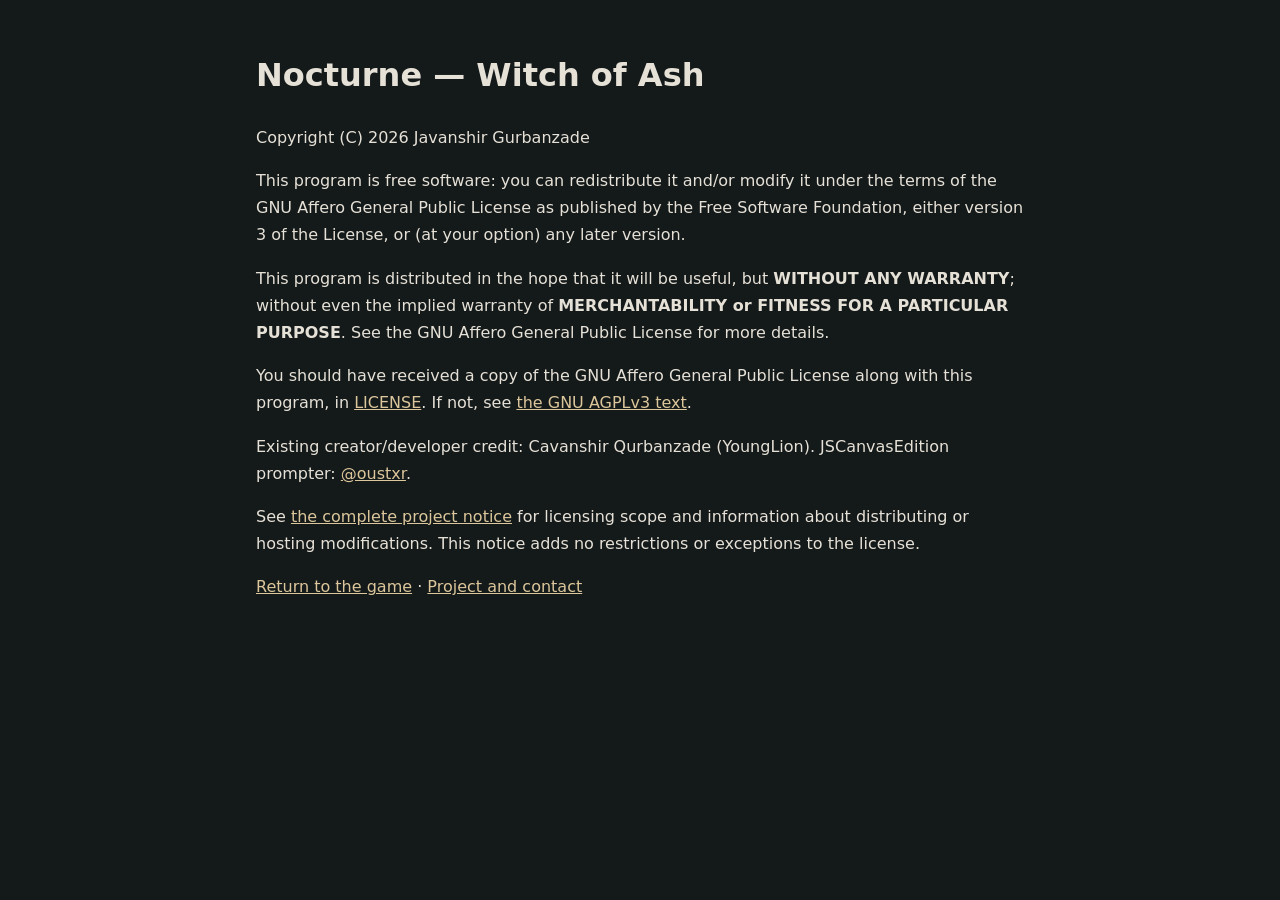
<file: JSCanvasEdition/NOTICE.html>
<!doctype html>
<!--
SPDX-License-Identifier: AGPL-3.0-or-later
Copyright (C) 2026 Javanshir Gurbanzade
This file is part of Nocturne. See the distribution's LICENSE and NOTICE files.
-->
<html lang="en">
<head>
  <meta charset="utf-8">
  <meta name="viewport" content="width=device-width, initial-scale=1">
  <title>Nocturne — Copyright and license</title>
  <style>
    body { max-width: 48rem; margin: 3rem auto; padding: 0 1.5rem; font: 1rem/1.7 system-ui, sans-serif; color: #e6e1d7; background: #14191a; }
    a { color: #dcc69b; }
    a:focus-visible { outline: 2px solid currentColor; outline-offset: 4px; }
  </style>
</head>
<body>
  <main>
    <h1>Nocturne — Witch of Ash</h1>
    <p>Copyright (C) 2026 Javanshir Gurbanzade</p>
    <p>This program is free software: you can redistribute it and/or modify it under the terms of the GNU Affero General Public License as published by the Free Software Foundation, either version 3 of the License, or (at your option) any later version.</p>
    <p>This program is distributed in the hope that it will be useful, but <strong>WITHOUT ANY WARRANTY</strong>; without even the implied warranty of <strong>MERCHANTABILITY or FITNESS FOR A PARTICULAR PURPOSE</strong>. See the GNU Affero General Public License for more details.</p>
    <p>You should have received a copy of the GNU Affero General Public License along with this program, in <a href="LICENSE">LICENSE</a>. If not, see <a href="https://www.gnu.org/licenses/agpl-3.0.html">the GNU AGPLv3 text</a>.</p>
    <p>Existing creator/developer credit: Cavanshir Qurbanzade (YoungLion). JSCanvasEdition prompter: <a href="https://github.com/oustxr">@oustxr</a>.</p>
    <p>See <a href="NOTICE">the complete project notice</a> for licensing scope and information about distributing or hosting modifications. This notice adds no restrictions or exceptions to the license.</p>
    <p><a href="index.html">Return to the game</a> · <a href="https://github.com/Cavanshirpro/Nocturne">Project and contact</a></p>
  </main>
</body>
</html>
</file>
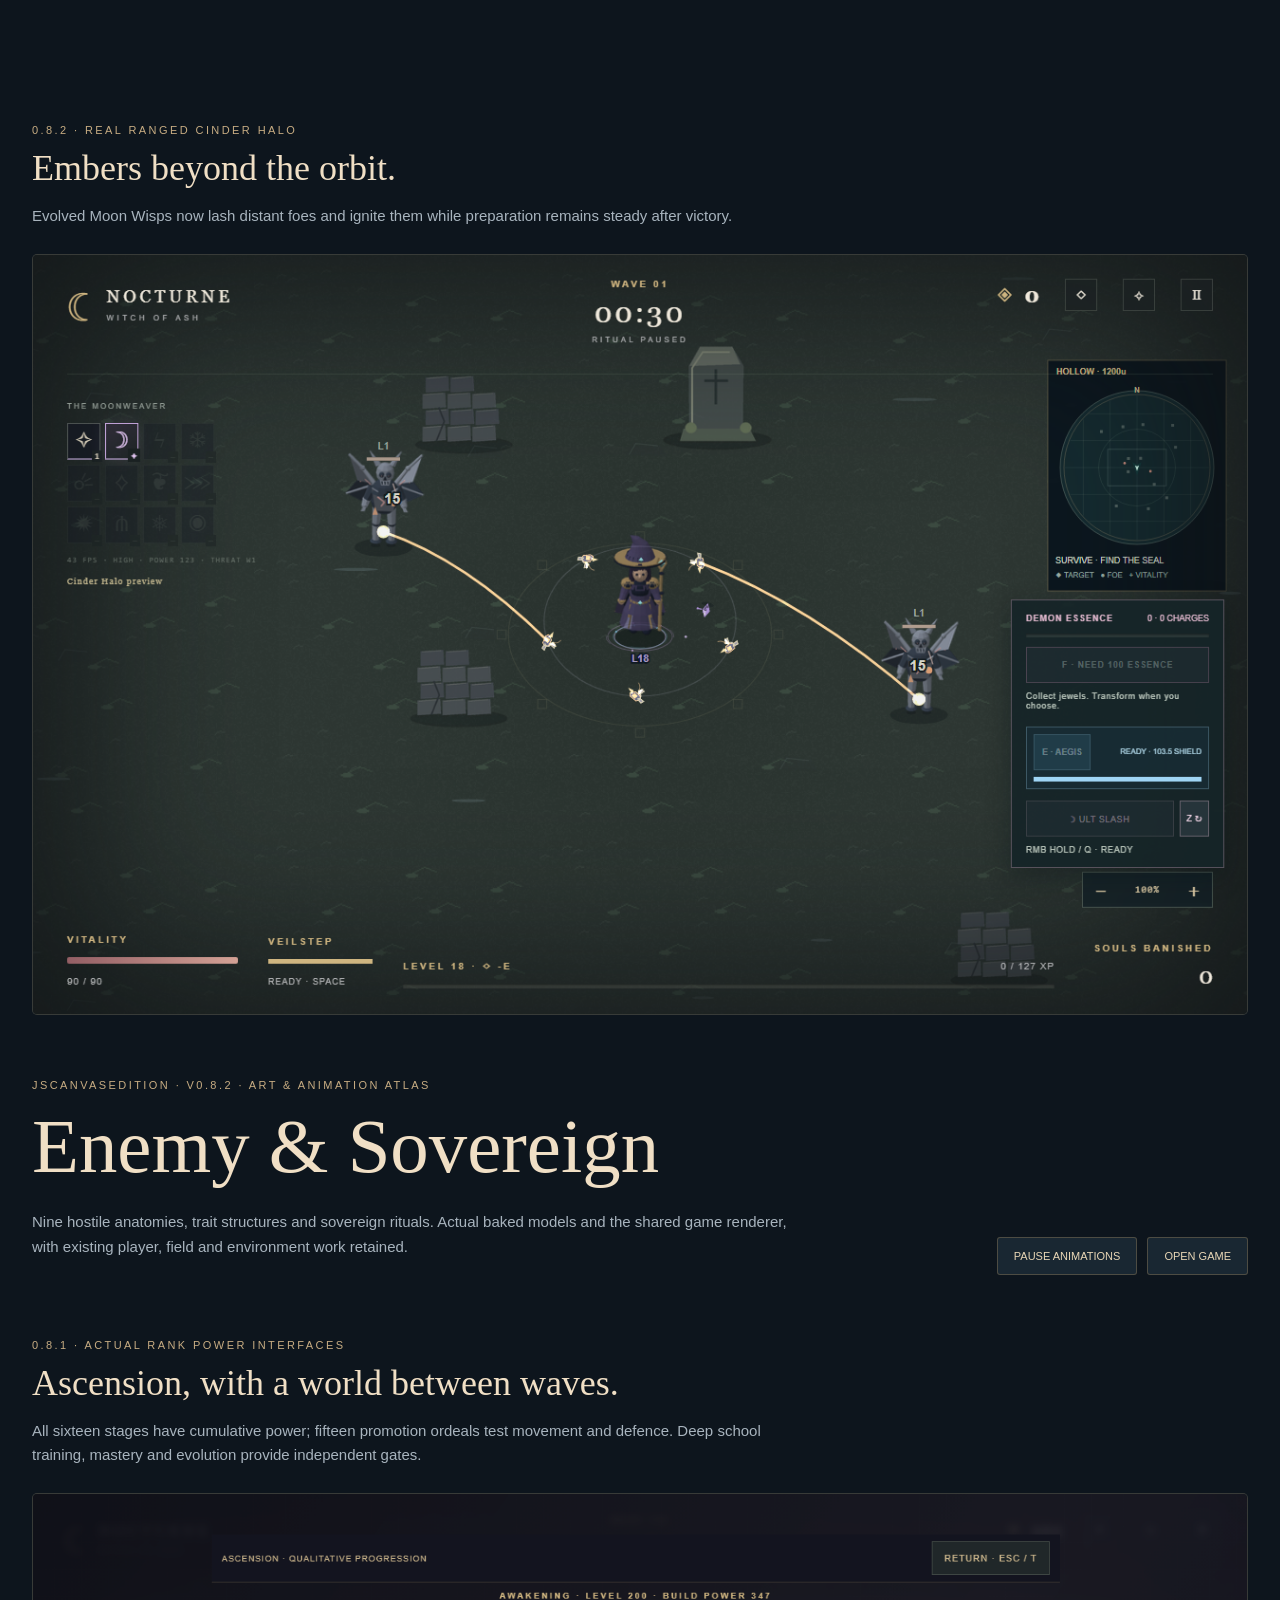
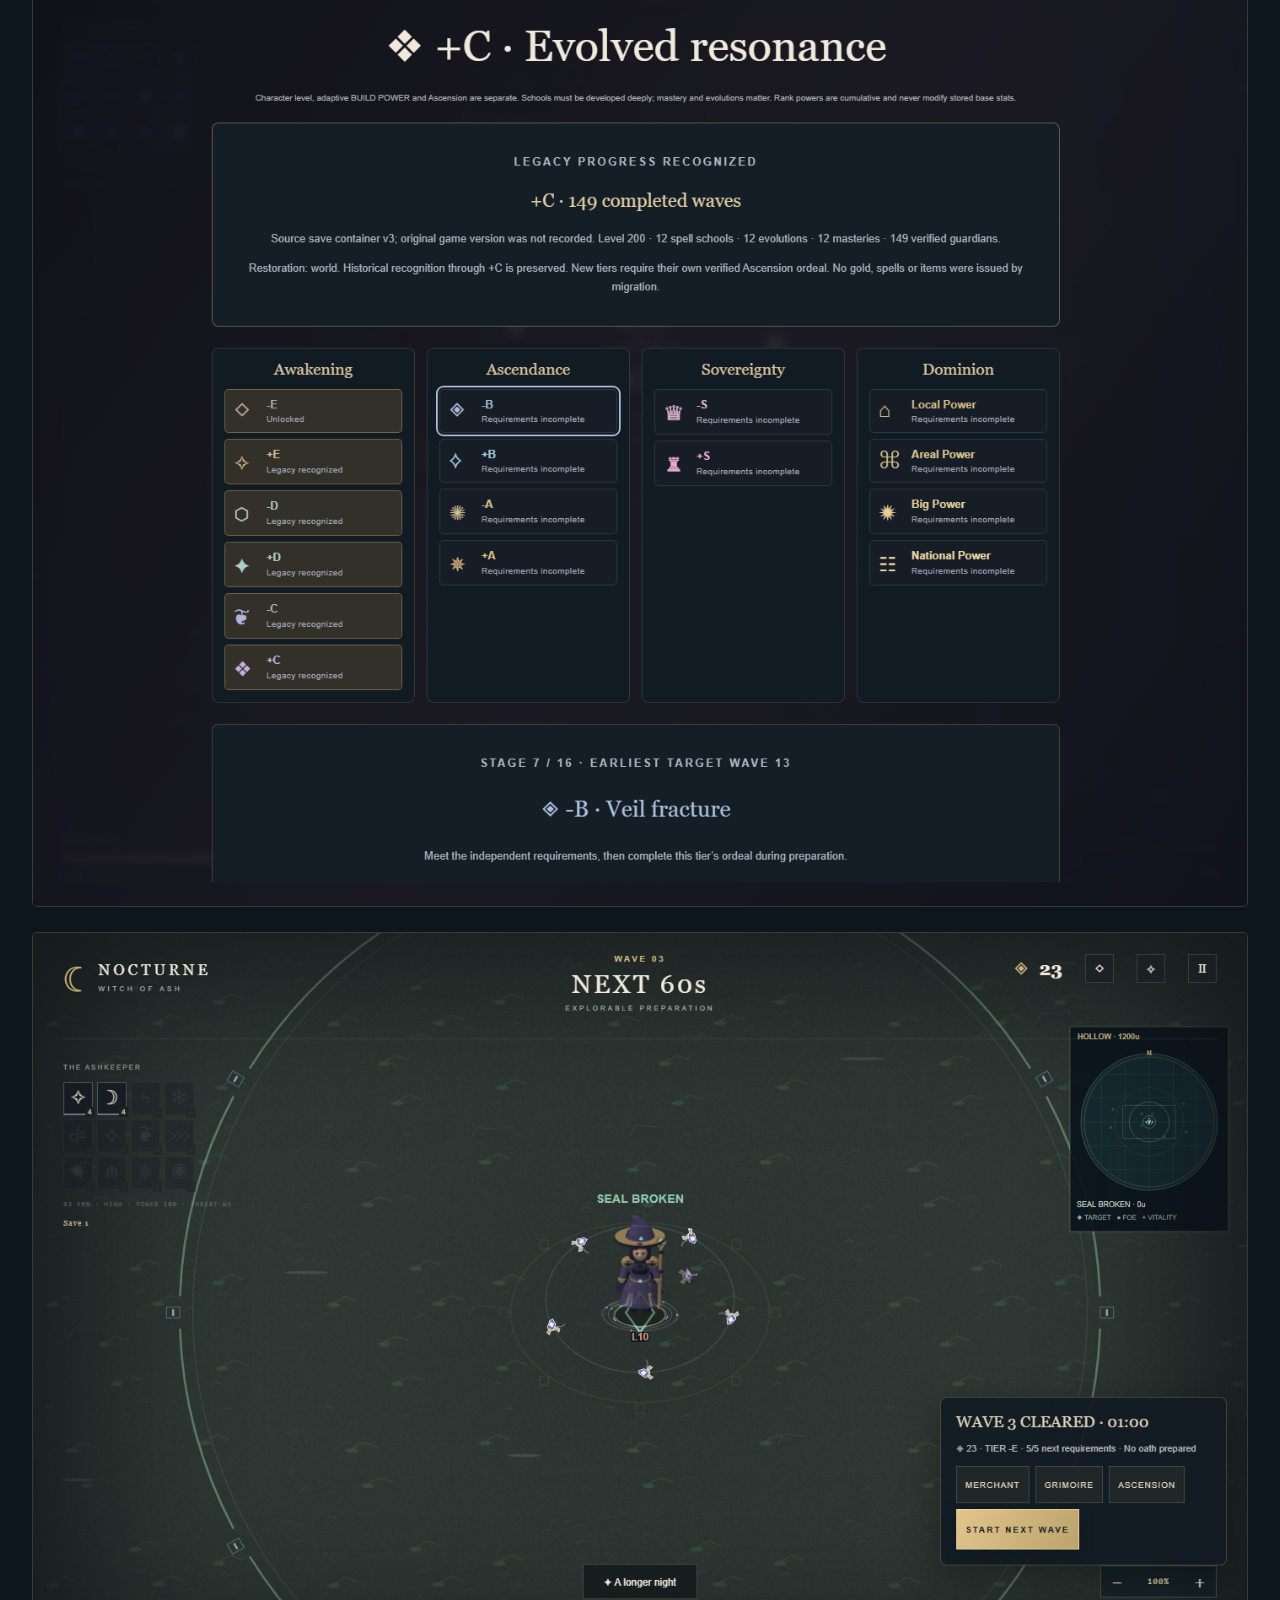
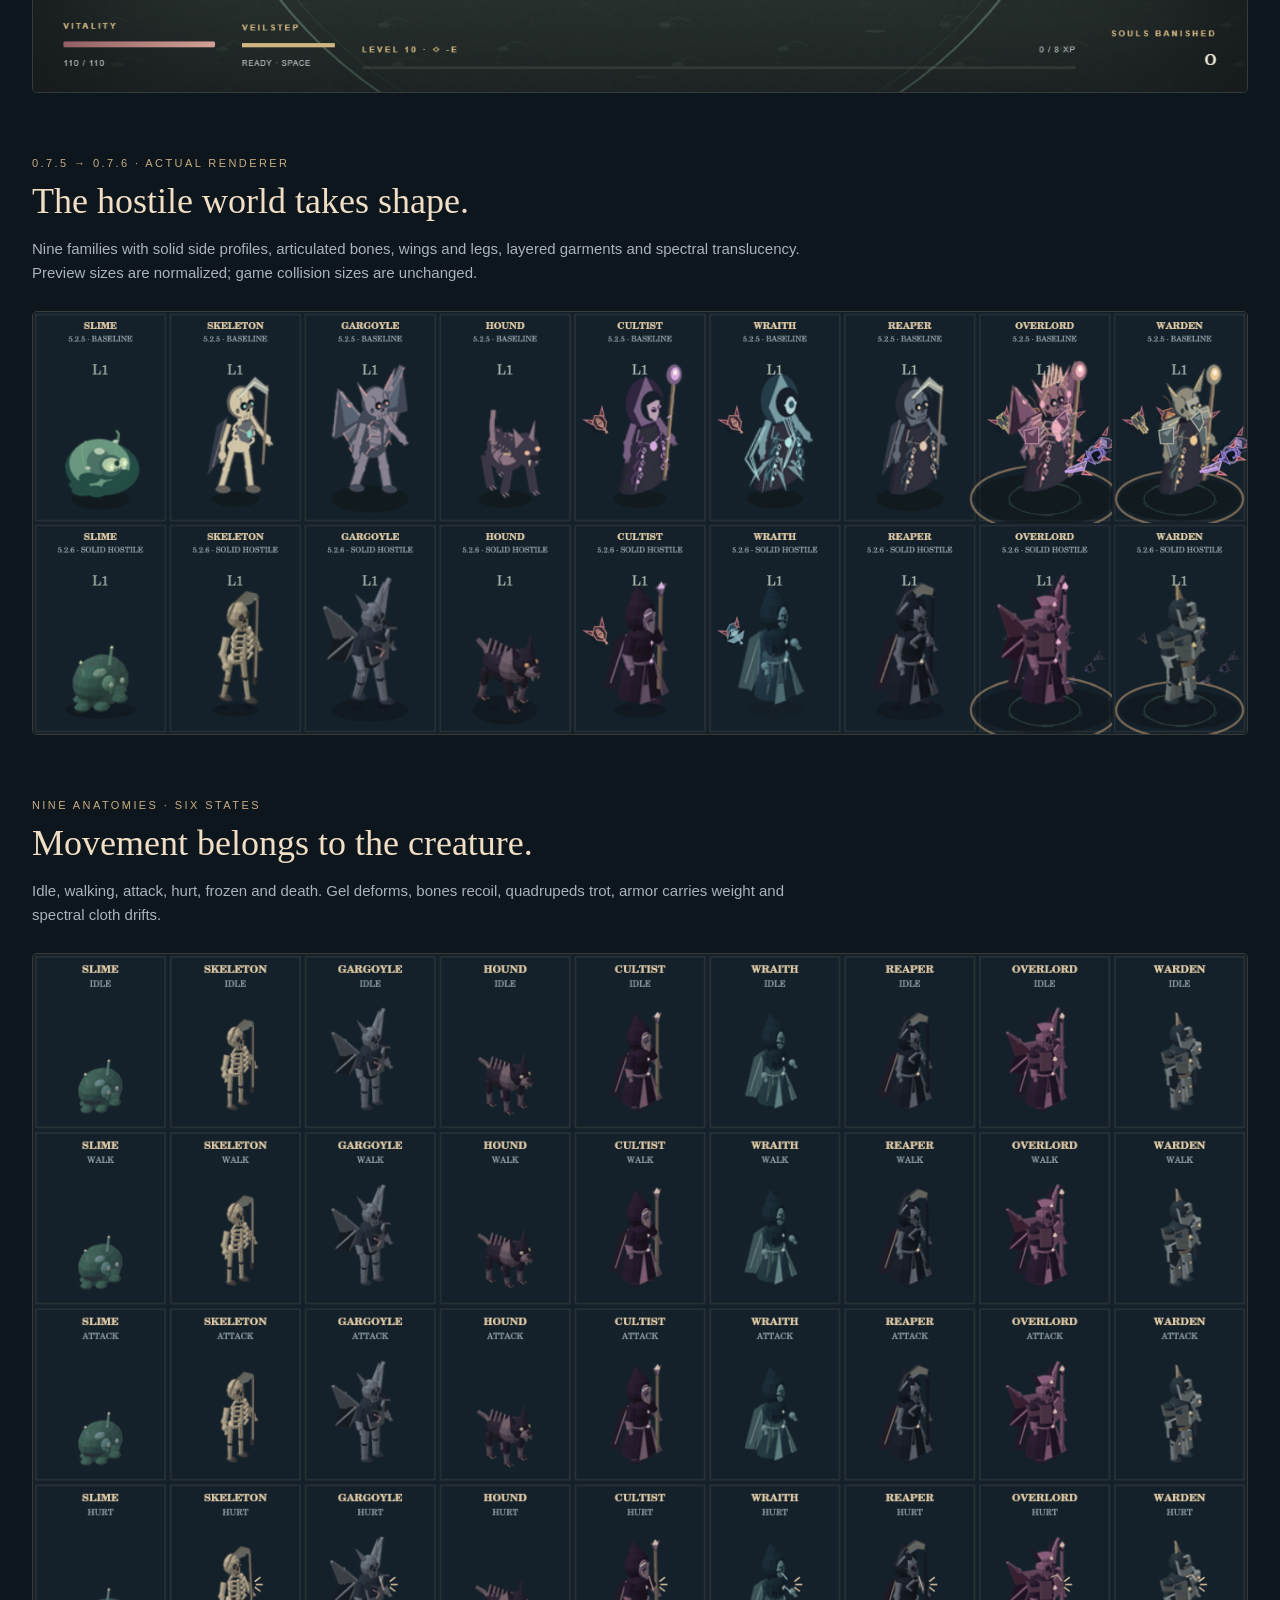
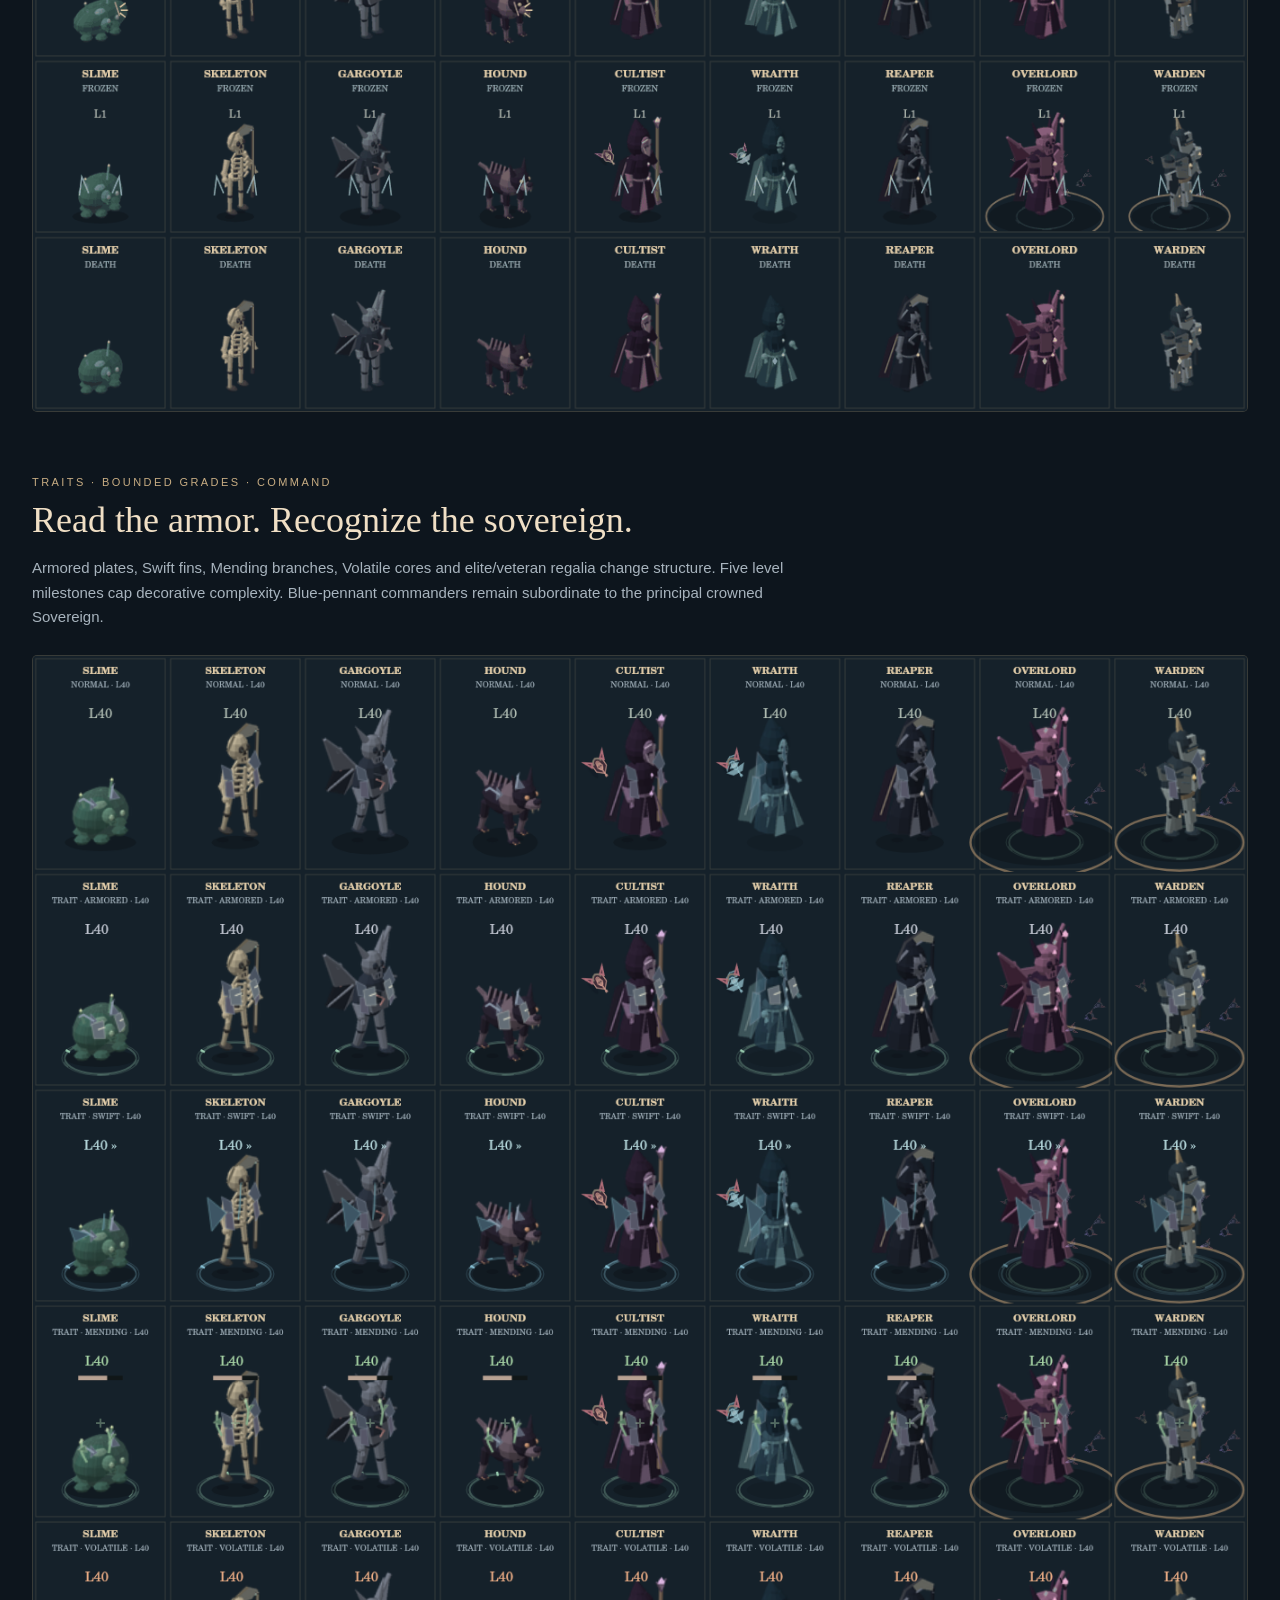
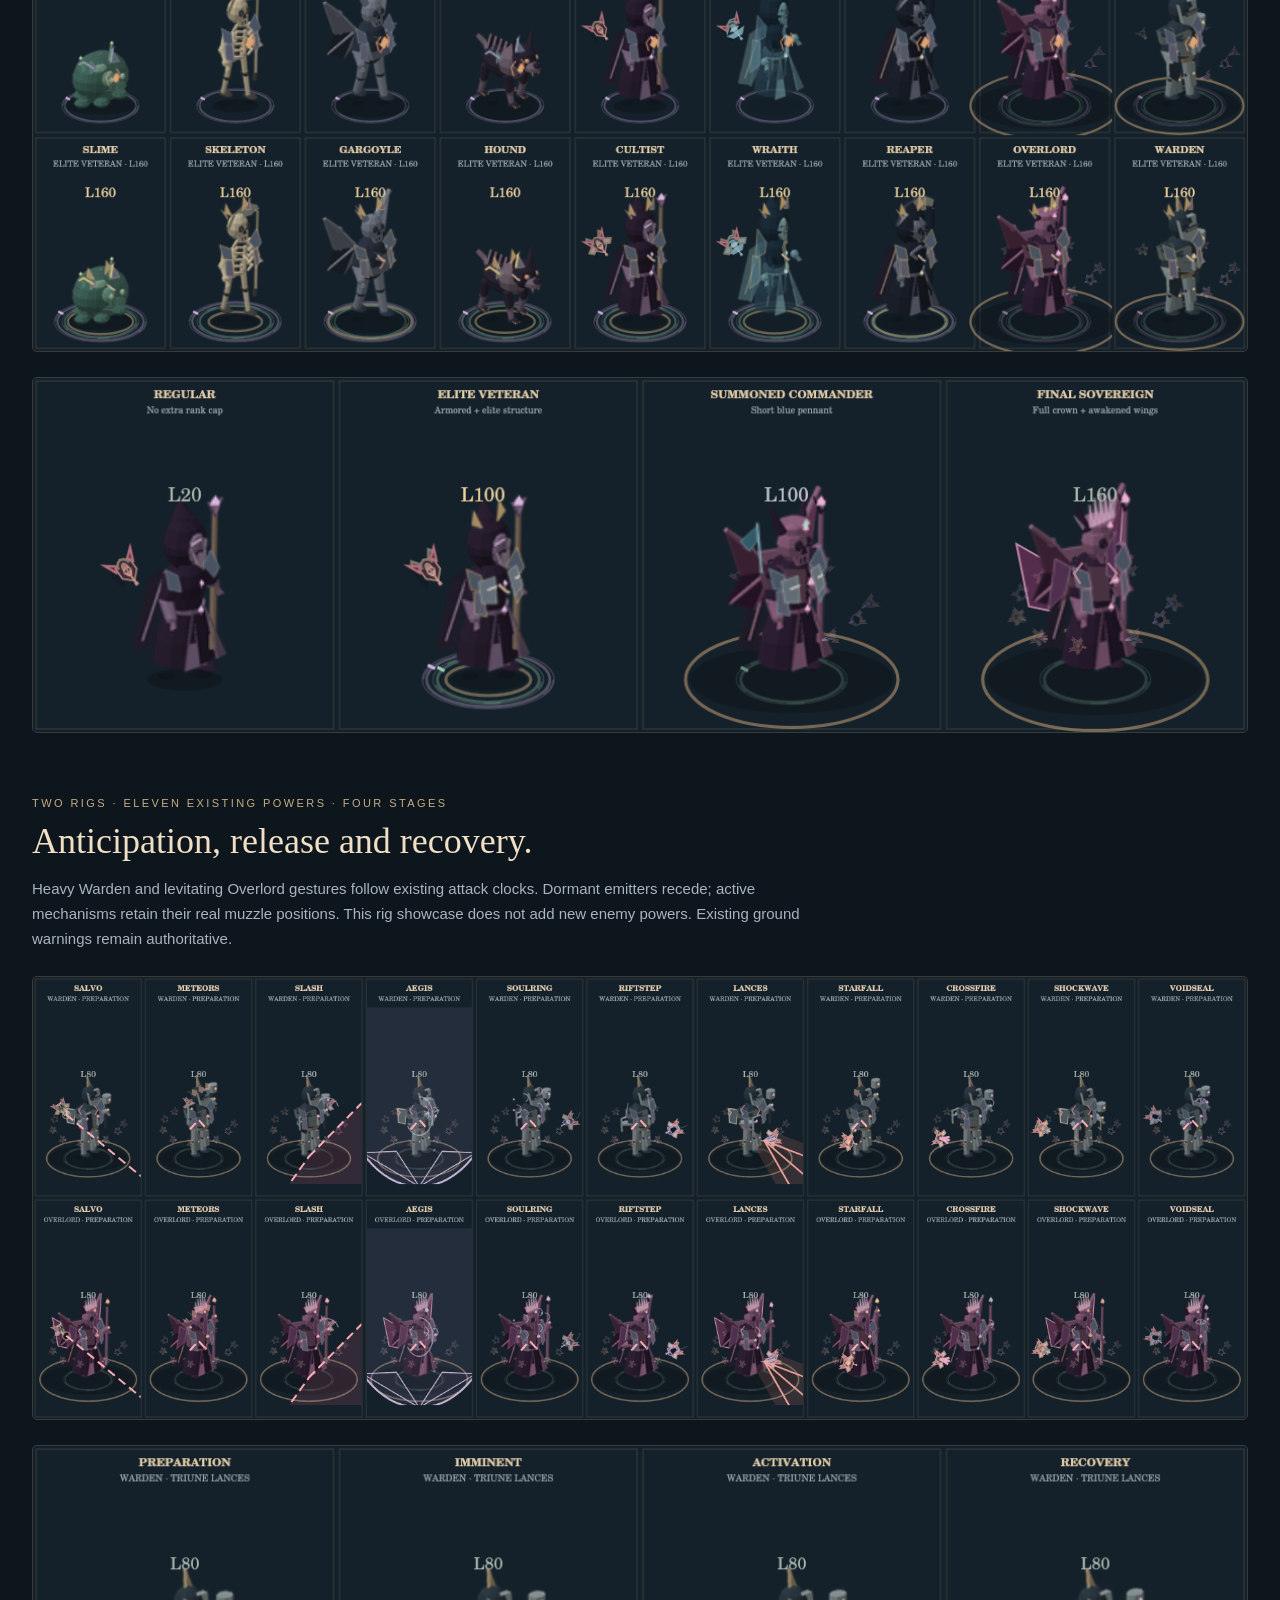
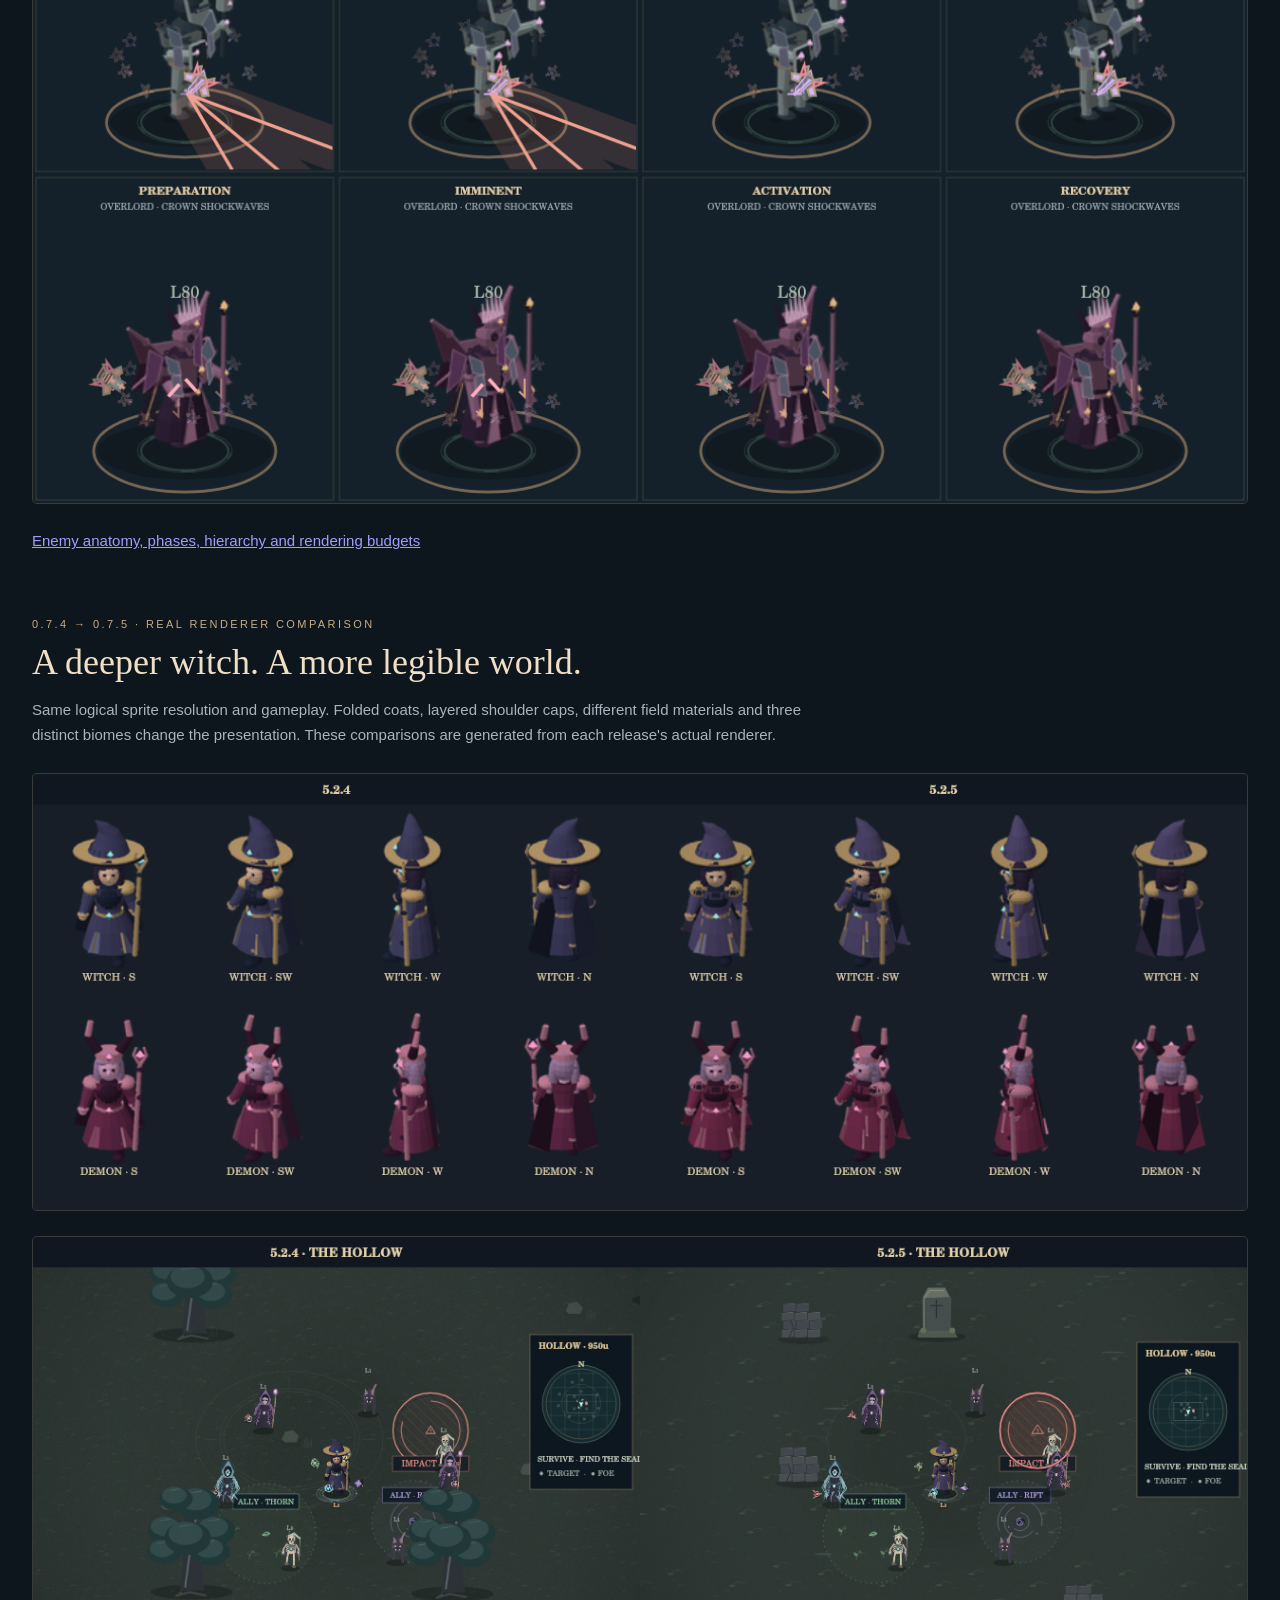
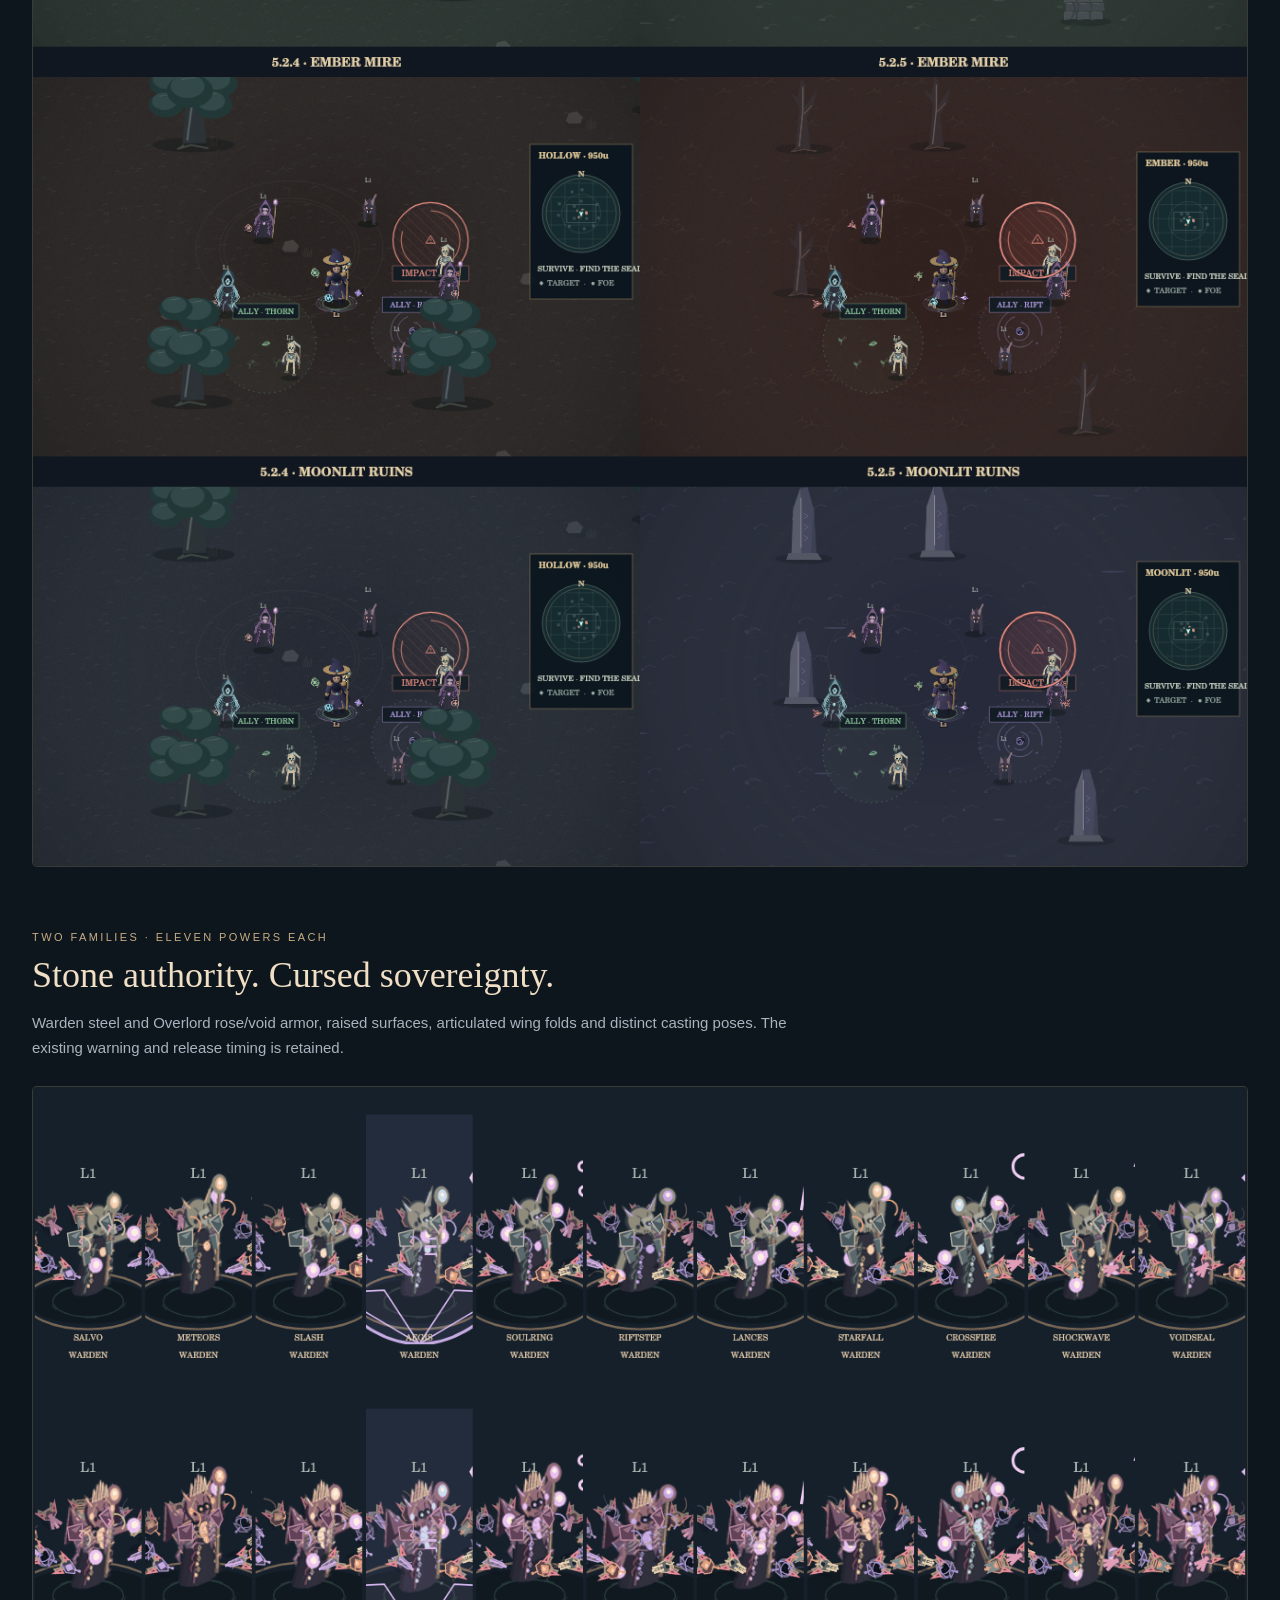
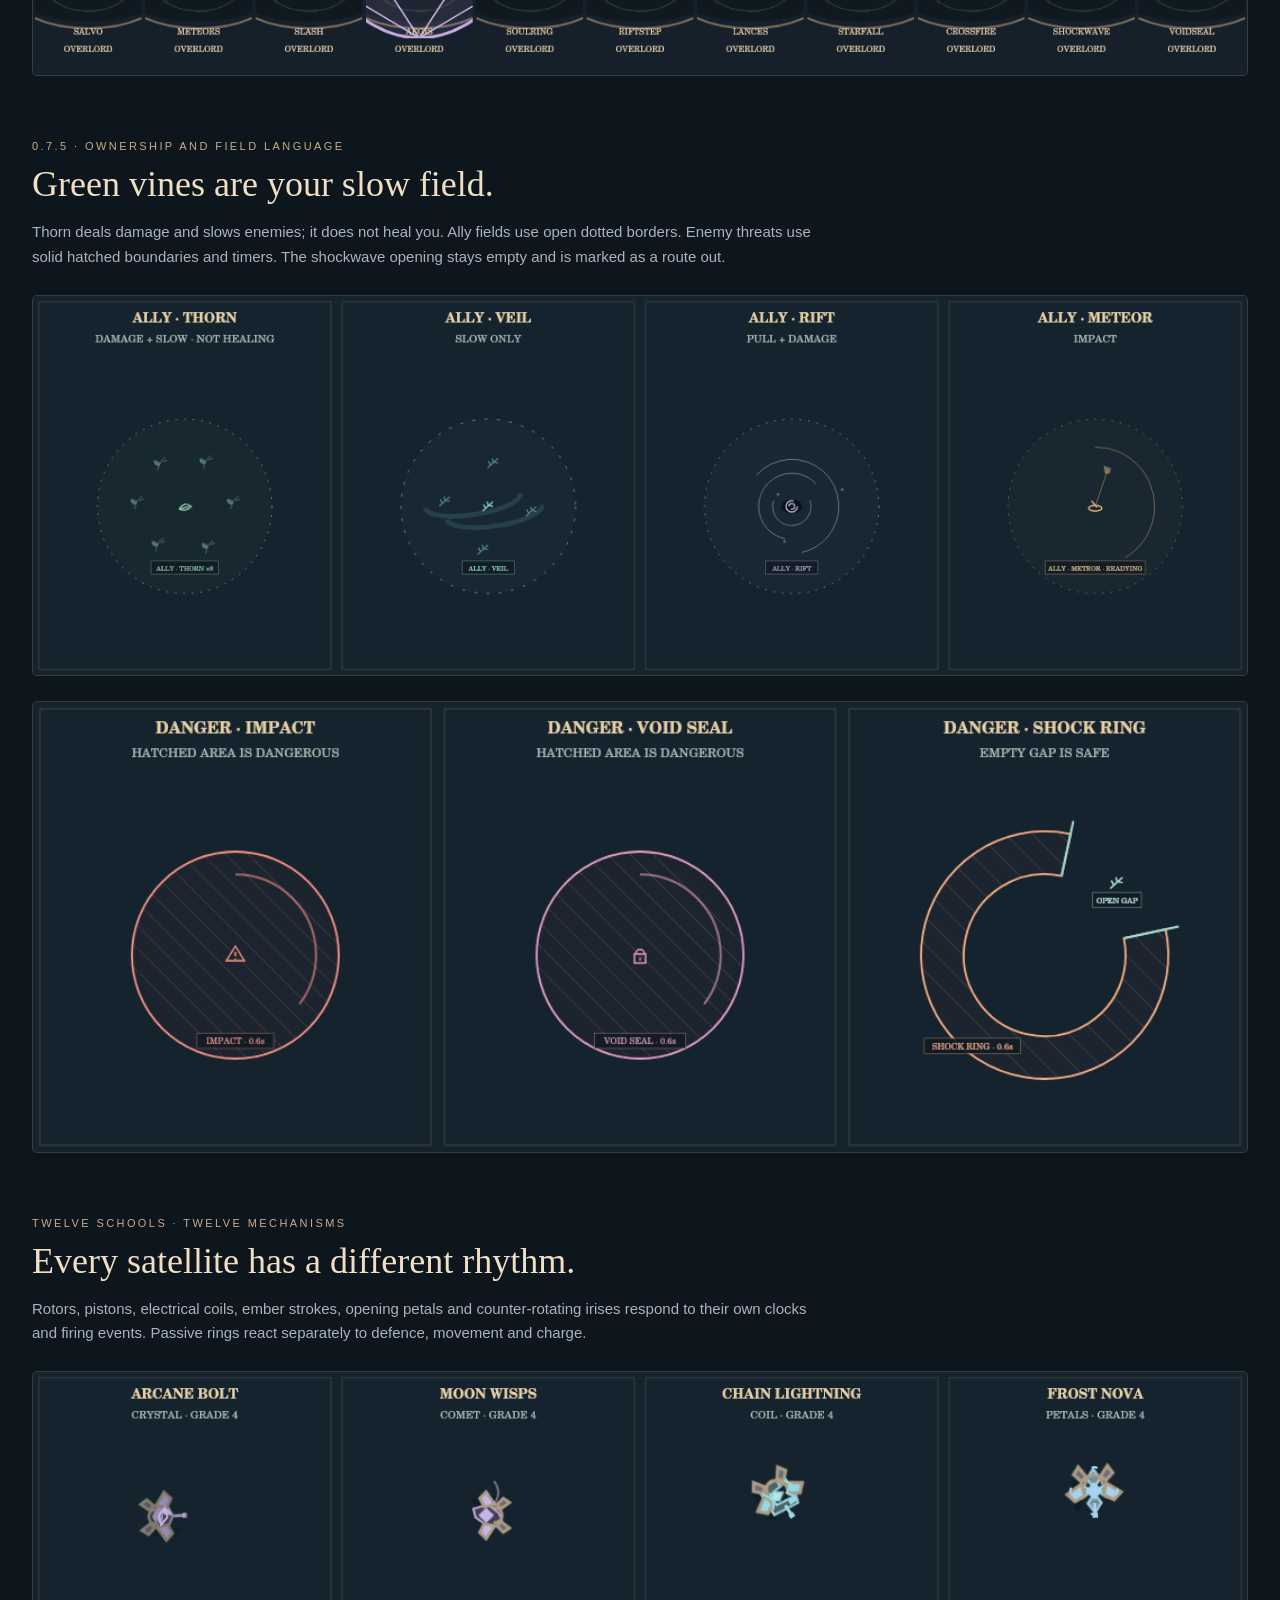
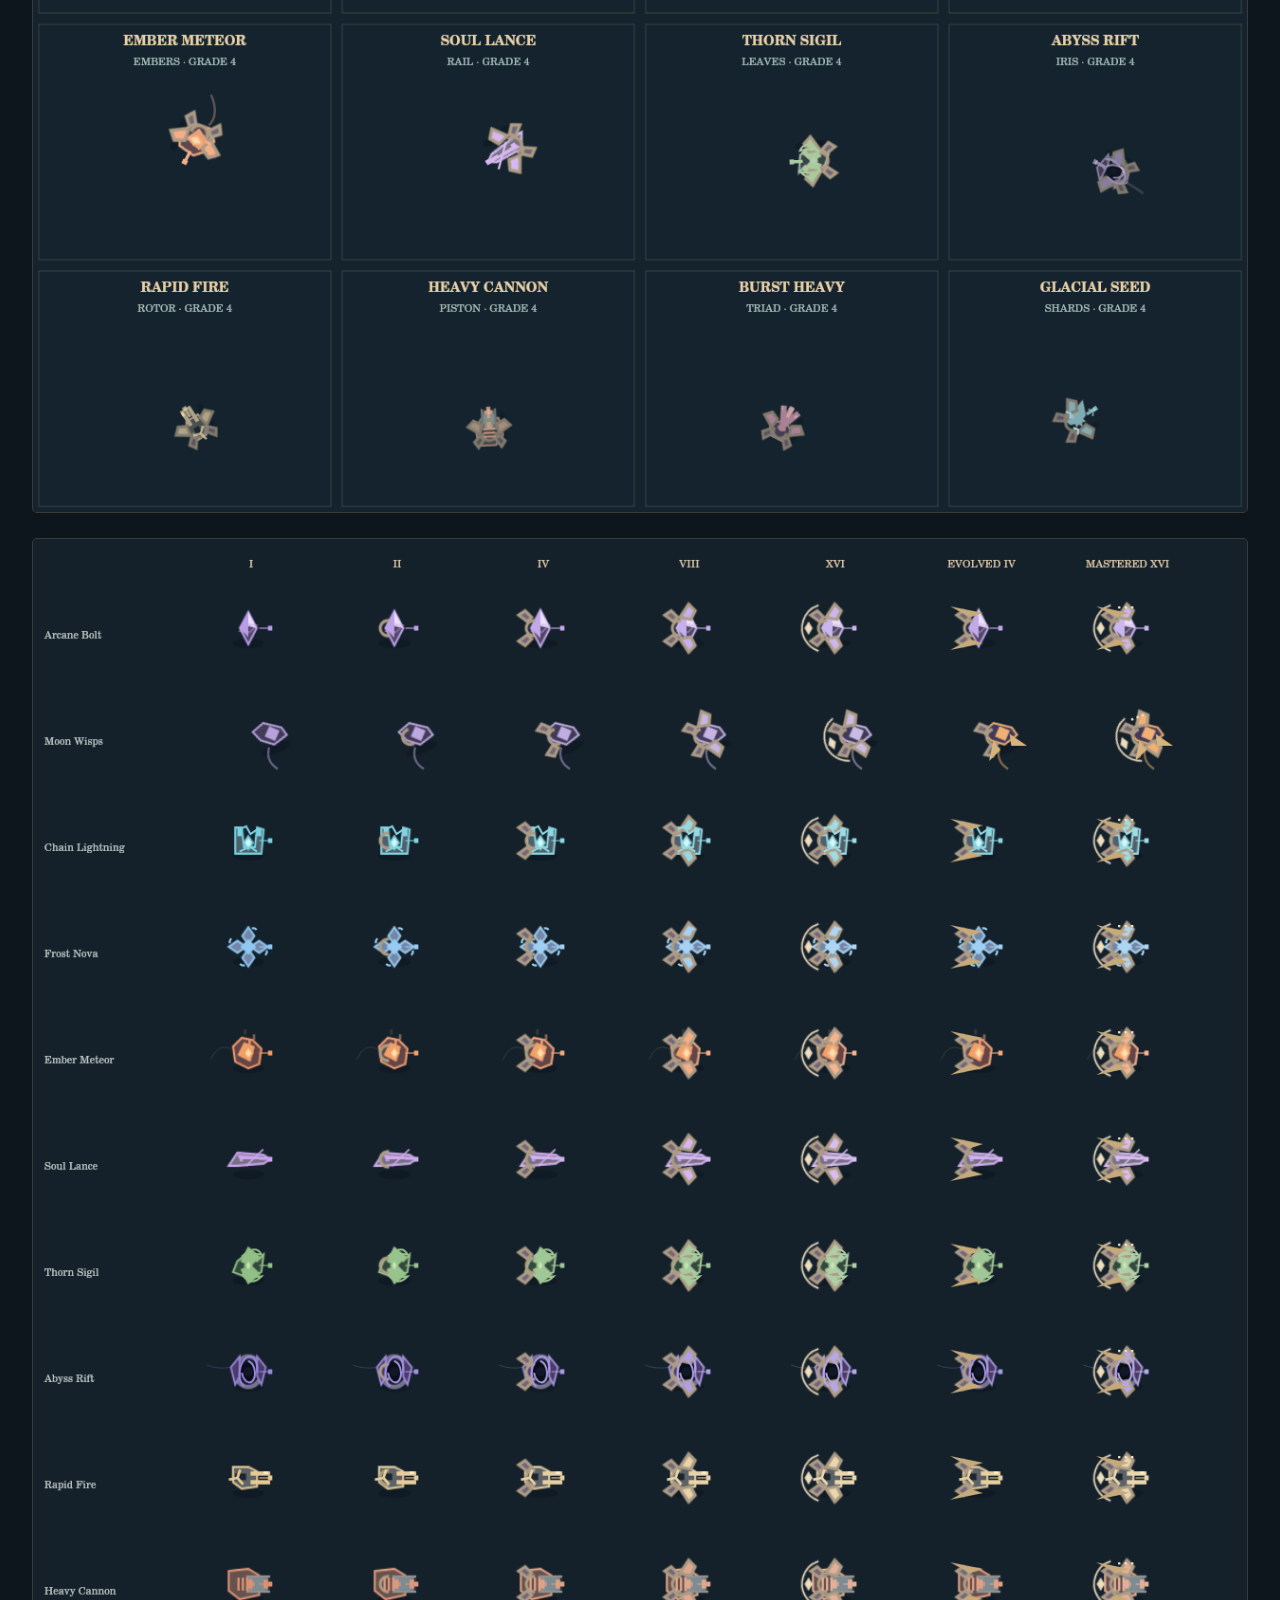
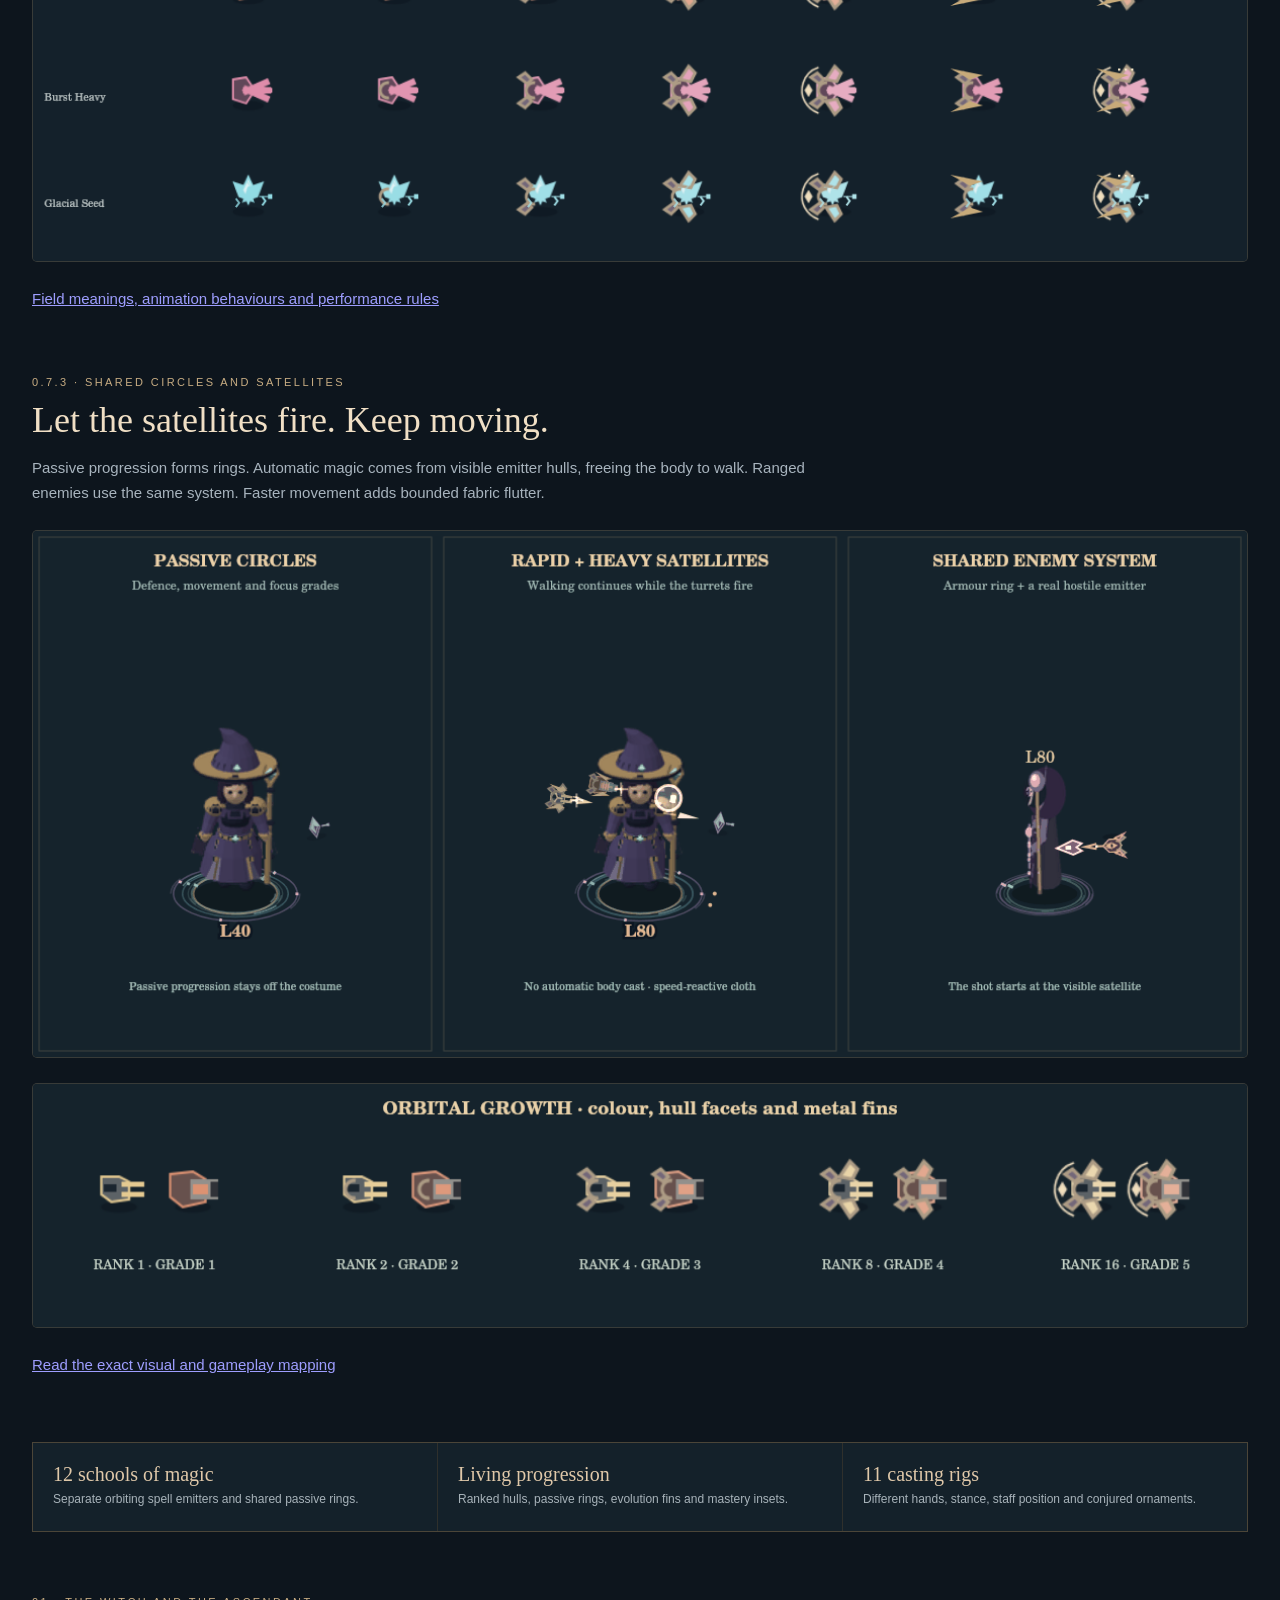
<file: JSCanvasEdition/visual-gallery.html>
<!doctype html>
<!--
SPDX-License-Identifier: AGPL-3.0-or-later
Copyright (C) 2026 Javanshir Gurbanzade
This file is part of Nocturne. See the distribution's LICENSE and NOTICE files.
-->
<html lang="en"><head><meta charset="utf-8"><meta name="viewport" content="width=device-width,initial-scale=1"><title>Nocturne v0.8.2 — Enemy & Sovereign</title>
<style>
:root{color-scheme:dark}*{box-sizing:border-box}body{margin:0;background:#0d151d;color:#d9d9d6;font:15px/1.65 Arial,sans-serif}main{max-width:1440px;margin:auto;padding:60px 32px}header{display:flex;justify-content:space-between;gap:30px;align-items:end;margin-bottom:45px}.eyebrow{font:11px Arial;letter-spacing:.22em;color:#c8ad83;text-transform:uppercase}h1,h2{font-family:Georgia,serif;font-weight:normal;color:#f0dfc5;line-height:1.14}h1{font-size:clamp(42px,6vw,78px);margin:12px 0 20px}h2{font-size:36px;margin:12px 0}p{color:#a8b4be;max-width:780px}button,a.button{border:1px solid #a68a605e;border-radius:3px;padding:12px 16px;background:#192732;color:#e9d7b6;cursor:pointer;font:11px Arial;text-decoration:none;white-space:nowrap}button:focus-visible,a:focus-visible{outline:2px solid #dac08f;outline-offset:4px}.actions{display:flex;gap:10px;flex-wrap:wrap}section{margin:64px 0}figure{margin:25px 0;border:1px solid #a68a603f;border-radius:5px;overflow:hidden;background:#14212a}figure img{display:block;width:100%;height:auto}figcaption{font-size:12px;padding:14px 20px;color:#9faeb8;background:#101d26}.still{display:none}.motion-off .animated{display:none}.motion-off .still{display:block}.keys{display:grid;grid-template-columns:repeat(3,1fr);gap:1px;background:#b89d6c33;border:1px solid #b89d6c33;margin:28px 0}.keys div{padding:20px;background:#14212a}.keys strong{display:block;font:20px Georgia;color:#dfc8a9}.keys span{font-size:12px;color:#a8b3ba}footer{border-top:1px solid #b89d6c33;padding-top:25px;font-size:12px;color:#8997a4}@media(max-width:650px){main{padding:30px 16px}header{display:block}.actions{margin-top:25px}.keys{grid-template-columns:1fr}h2{font-size:28px}section{margin:44px 0}}@media(prefers-reduced-motion:reduce){.animated{display:none!important}.still{display:block!important}}
</style></head><body><main>
<section><div class="eyebrow">0.8.2 · real ranged Cinder Halo</div><h2>Embers beyond the orbit.</h2><p>Evolved Moon Wisps now lash distant foes and ignite them while preparation remains steady after victory.</p><figure><img src="previews/cinder-halo-v082.webp" alt="Two distant enemies reached by real Cinder Halo ember lashes"></figure></section>
<header><div><div class="eyebrow">JSCanvasEdition · v0.8.2 · Art & animation atlas</div><h1>Enemy &amp; Sovereign</h1><p>Nine hostile anatomies, trait structures and sovereign rituals. Actual baked models and the shared game renderer, with existing player, field and environment work retained.</p></div><div class="actions"><button id="motion" aria-pressed="false">PAUSE ANIMATIONS</button><a class="button" href="index.html">OPEN GAME</a></div></header>
<section><div class="eyebrow">0.8.1 · actual rank power interfaces</div><h2>Ascension, with a world between waves.</h2><p>All sixteen stages have cumulative power; fifteen promotion ordeals test movement and defence. Deep school training, mastery and evolution provide independent gates.</p><figure><img src="previews/ascension-v081.webp" alt="Four-era Ascension ladder and synthetic legacy recognition example"></figure><figure><img src="previews/preparation-v081.webp" alt="Explorable preparation after the required guardian victory"></figure></section>
<section><div class="eyebrow">0.7.5 → 0.7.6 · actual renderer</div><h2>The hostile world takes shape.</h2><p>Nine families with solid side profiles, articulated bones, wings and legs, layered garments and spectral translucency. Preview sizes are normalized; game collision sizes are unchanged.</p><figure><img src="previews/hostiles-v525-v526.webp" alt="Nine families compared in the actual 0.7.5 and 0.7.6 renderers"></figure></section>
<section><div class="eyebrow">Nine anatomies · six states</div><h2>Movement belongs to the creature.</h2><p>Idle, walking, attack, hurt, frozen and death. Gel deforms, bones recoil, quadrupeds trot, armor carries weight and spectral cloth drifts.</p><figure><img class="animated" loading="lazy" src="previews/enemy-motion-v526.gif" alt="All nine families across six animation states"><img class="still" loading="lazy" src="previews/enemy-motion-v526.webp" alt="Nine enemy families and six states"></figure></section>
<section><div class="eyebrow">Traits · bounded grades · command</div><h2>Read the armor. Recognize the sovereign.</h2><p>Armored plates, Swift fins, Mending branches, Volatile cores and elite/veteran regalia change structure. Five level milestones cap decorative complexity. Blue-pennant commanders remain subordinate to the principal crowned Sovereign.</p><figure><img loading="lazy" src="previews/enemy-traits-v526.webp" alt="Nine families with normal, armored, swift, mending, volatile and elite veteran structures"></figure><figure><img loading="lazy" src="previews/hostile-roles-v526.webp" alt="Regular enemy, elite veteran, summoned Overlord commander and principal Sovereign"></figure></section>
<section><div class="eyebrow">Two rigs · eleven existing powers · four stages</div><h2>Anticipation, release and recovery.</h2><p>Heavy Warden and levitating Overlord gestures follow existing attack clocks. Dormant emitters recede; active mechanisms retain their real muzzle positions. This rig showcase does not add new enemy powers. Existing ground warnings remain authoritative.</p><figure><img class="animated" loading="lazy" src="previews/sovereigns-v526.gif" alt="Twenty-two Warden and Overlord ritual sequences"><img class="still" loading="lazy" src="previews/sovereigns-v526.webp" alt="Eleven poses on both boss rigs"></figure><figure><img loading="lazy" src="previews/boss-stages-v526.webp" alt="Preparation, imminent release, activation and recovery on both boss rigs"></figure><p><a href="HOSTILES.md">Enemy anatomy, phases, hierarchy and rendering budgets</a></p></section>

<section><div class="eyebrow">0.7.4 → 0.7.5 · real renderer comparison</div><h2>A deeper witch. A more legible world.</h2><p>Same logical sprite resolution and gameplay. Folded coats, layered shoulder caps, different field materials and three distinct biomes change the presentation. These comparisons are generated from each release's actual renderer.</p><figure><img loading="lazy" src="previews/model-v524-v525.webp" alt="Actual Witch and Demon sprite frames before and after the 0.7.5 model pass"></figure><figure><img loading="lazy" src="previews/biomes-v525.webp" alt="Before and after game scenes in The Hollow, Ember Mire and Moonlit Ruins"></figure></section>
<section><div class="eyebrow">Two families · eleven powers each</div><h2>Stone authority. Cursed sovereignty.</h2><p>Warden steel and Overlord rose/void armor, raised surfaces, articulated wing folds and distinct casting poses. The existing warning and release timing is retained.</p><figure><img class="animated" loading="lazy" src="previews/boss-families-v525.gif" alt="Both boss families performing all eleven existing attack animations"><img class="still" loading="lazy" src="previews/boss-families-v525.webp" alt="Warden and Overlord attack comparison"></figure></section>
<section><div class="eyebrow">0.7.5 · ownership and field language</div><h2>Green vines are your slow field.</h2><p>Thorn deals damage and slows enemies; it does not heal you. Ally fields use open dotted borders. Enemy threats use solid hatched boundaries and timers. The shockwave opening stays empty and is marked as a route out.</p><figure><img class="animated" loading="lazy" src="previews/allied-v525.gif" alt="Four distinct allied areas: Thorn vines, Veil feathers, Rift spirals and Meteor impact"><img class="still" loading="lazy" src="previews/allied-v525.webp" alt="Allied area key"></figure><figure><img class="animated" loading="lazy" src="previews/hazards-v525.gif" alt="Enemy impact and silence countdowns plus a shock ring with a safe gap"><img class="still" loading="lazy" src="previews/hazards-v525.webp" alt="Hostile hazard key"></figure></section>
<section><div class="eyebrow">Twelve schools · twelve mechanisms</div><h2>Every satellite has a different rhythm.</h2><p>Rotors, pistons, electrical coils, ember strokes, opening petals and counter-rotating irises respond to their own clocks and firing events. Passive rings react separately to defence, movement and charge.</p><figure><img class="animated" loading="lazy" src="previews/mechanisms-v525.gif" alt="Twelve independently animated spell satellite mechanisms"><img class="still" loading="lazy" src="previews/mechanisms-v525.webp" alt="Spell-specific mechanism comparison"></figure><figure><img loading="lazy" src="previews/grades-v525.webp" alt="All twelve satellites across five visual grades, evolved rank four and mastered rank sixteen"></figure><p><a href="FIELDS.md">Field meanings, animation behaviours and performance rules</a></p></section>
<section><div class="eyebrow">0.7.3 · shared circles and satellites</div><h2>Let the satellites fire. Keep moving.</h2><p>Passive progression forms rings. Automatic magic comes from visible emitter hulls, freeing the body to walk. Ranged enemies use the same system. Faster movement adds bounded fabric flutter.</p><figure><img loading="lazy" class="animated" src="previews/orbital-system.gif" alt="Animated passive rings, player gun satellites and a hostile emitter"><img loading="lazy" class="still" src="previews/orbital-system.webp" alt="Shared orbital system example"></figure><figure><img loading="lazy" src="previews/orbital-grades.webp" alt="Rapid and heavy satellite hulls across five bounded growth grades"></figure><p><a href="ORBITALS.md">Read the exact visual and gameplay mapping</a></p></section>
<div class="keys"><div><strong>12 schools of magic</strong><span>Separate orbiting spell emitters and shared passive rings.</span></div><div><strong>Living progression</strong><span>Ranked hulls, passive rings, evolution fins and mastery insets.</span></div><div><strong>11 casting rigs</strong><span>Different hands, stance, staff position and conjured ornaments.</span></div></div>
<section><div class="eyebrow">01 · The witch and the ascendant</div><h2>Power becomes part of the silhouette.</h2><p>From a simple initiate to an evolved arsenal and a winged Demon form. Actual renderings from the game's shared orbital system and isolated cloth masks. Passive rings and ranked active satellites remain visible without adding badges to the costume.</p><figure><img loading="lazy" class="animated" src="previews/player-regalia.gif" alt="Animated player progression from level 1 through a fully equipped Demon"><img loading="lazy" class="still" src="previews/player-regalia.webp" alt="Still player costume comparison"><figcaption>Level 1 / 20 / 80 / 160 / stacked Demon form. Automatic emitter hulls and passive progression rings appear on the later builds.</figcaption></figure></section>
<section><div class="eyebrow">0.7.1 → 0.7.2</div><h2>The model itself has changed.</h2><figure><img loading="lazy" src="previews/model-v521-v522.webp" alt="Previous flat-panel character versus new solid shaded character, four angles"></figure></section>
<section><div class="eyebrow">Eight directions · rebuilt solid model</div><h2>Volume from every angle.</h2><p>Initiate, full arsenal and Demon form. The same shaded model rotates through every facing without collapsing into a flat edge.</p><figure><img loading="lazy" class="animated" src="previews/directions-regalia.gif" alt="Three outfits walking in all eight directions"><img loading="lazy" class="still" src="previews/directions-regalia.webp" alt="Eight-direction character volume comparison"></figure></section>
<section><div class="eyebrow">Tactical compass · fixed local scale</div><h2>Keep the nearby threats readable.</h2><p>A distant sanctum stays at the map edge with its real distance. Local threats, player heading, heal pickups and bankable essence remain distinct. A broken seal changes the target state.</p><figure><img loading="lazy" src="previews/minimap-v522.webp" alt="New compass minimap: local threats, a distant sanctum and a broken seal"></figure></section>
<section><div class="eyebrow">02 · The creatures of the Hollow</div><h2>Nine families. Distinct identities.</h2><p>Suspended skulls, plated bone, torn vestments, ridged manes, fractured wings and sculpted masks. Raised boss armor, elite status and passive trait rings reinforce their roles. Preview models are normalized in scale for comparison.</p><figure><img loading="lazy" class="animated" src="previews/enemy-regalia.gif" alt="Nine animated enemy families at base, level 80 and elite level 160"><img loading="lazy" class="still" src="previews/enemy-regalia.webp" alt="Enemy family and trait comparison"><figcaption>Top: base families. Middle: level 80 plus a trait. Bottom: level 160 elites. In-game boss sizes remain unchanged.</figcaption></figure></section>
<section><div class="eyebrow">03 · Sovereign incantations</div><h2>Read the attack in the body.</h2><p>Each existing power has its own articulated motion: raised meteor hands, crossed Aegis forearms, a sweeping scythe stance, portal palms, descending star geometry and the Void Seal's eye. Additional light and regalia follow the current cast and enraged state.</p><figure><img loading="lazy" class="animated" src="previews/boss-regalia.gif" alt="Eleven animated Sovereign attack models with different poses and effects"><img loading="lazy" class="still" src="previews/boss-regalia.webp" alt="Eleven Sovereign casting poses"><figcaption>Animation and costume showcase only. Gameplay warnings, damage areas, cadence and ability rules are retained from v0.7.4.</figcaption></figure></section>
<footer>Creator: Cavanshir Qurbanzade (YoungLion) · JSCanvasEdition prompter: <a href="https://github.com/oustxr">@oustxr</a> · <a href="VISUALS.md">Costume mapping & art notes</a> · <a href="RELEASES.md">Release notes</a>. All artwork is generated locally from included model sources. No external assets are needed to view this page.</footer>
</main><script>document.getElementById('motion').addEventListener('click',event=>{const paused=document.body.classList.toggle('motion-off');event.currentTarget.setAttribute('aria-pressed',String(paused));event.currentTarget.textContent=paused?'PLAY ANIMATIONS':'PAUSE ANIMATIONS';});</script></body></html>
</file>
<file: JSCanvasEdition/src/styles/base.css>
/*
SPDX-License-Identifier: AGPL-3.0-or-later
Copyright (C) 2026 Javanshir Gurbanzade
This file is part of Nocturne. See the distribution's LICENSE and NOTICE files.
*/
:root{color-scheme:dark;--ink:#14191a;--panel:#1c2223;--ivory:#e9e3d5;--muted:#929b96;--gold:#c7ad79;--purple:#b5a2d2;--line:#56615a}
*{box-sizing:border-box}html,body{margin:0;width:100%;height:100%;overflow:hidden;background:var(--ink);color:var(--ivory);font-family:Arial,Helvetica,sans-serif}button{font:inherit;color:inherit;cursor:pointer}button:focus-visible{outline:2px solid var(--gold);outline-offset:5px}button:disabled{opacity:.42;cursor:not-allowed}[hidden]{display:none!important}#game{display:block;width:100%;height:100%;image-rendering:auto;touch-action:none}.vignette{position:fixed;inset:0;pointer-events:none;box-shadow:inset 0 0 170px 55px #0d1113aa}.eyebrow{font-size:10px;letter-spacing:2.6px;font-weight:600;color:var(--gold)}#hud{position:fixed;left:36px;right:36px;top:max(25px,env(safe-area-inset-top));display:flex;justify-content:space-between;align-items:flex-start;pointer-events:none}.brand{display:flex;gap:14px;align-items:center;font:18px Georgia,serif;letter-spacing:4px}.brand small{display:block;color:var(--muted);font:8px Arial,sans-serif;letter-spacing:3.5px;margin-top:8px}.sigil{font-size:41px;color:var(--gold)}.wave-hud{text-align:center;position:absolute;left:50%;transform:translateX(-50%);display:flex;flex-direction:column;gap:7px}.wave-hud strong{font:30px Georgia,serif;letter-spacing:3px;font-variant-numeric:tabular-nums}.wave-hud>span:last-child{font-size:8px;letter-spacing:3px;color:var(--muted)}.resources{display:flex;align-items:center;gap:12px;font:22px Georgia,serif;font-variant-numeric:tabular-nums}.gold-mark{color:var(--gold)}.icon-button{pointer-events:auto;border:1px solid #78827555;background:#1b2223b0;width:34px;height:34px;margin-left:15px;font-size:14px}.wave-progress{position:absolute;top:100px;height:1px;left:0;right:0;background:#a3b59b20}.wave-progress i{display:block;height:1px;background:var(--gold);transition:width .1s linear;opacity:.5}#bottom-hud{position:fixed;bottom:max(27px,env(safe-area-inset-bottom));left:36px;right:36px;display:flex;gap:50px;align-items:flex-end;pointer-events:none}.vital{width:180px;flex-shrink:0}.bar{height:4px;background:#b5b7a323;overflow:hidden}.bar i{height:100%;display:block;transition:width .12s}.health{margin:11px 0 8px}.health i{background:#b39086}.vital>span:last-child,#xp-text{font-size:10px;color:var(--muted);letter-spacing:1px;font-variant-numeric:tabular-nums}.experience{flex:1}.experience>div:first-child{display:flex;justify-content:space-between;margin-bottom:12px}.xp i{background:var(--purple)}.kills{text-align:right;min-width:135px}.kills strong{display:block;margin-top:8px;font:24px Georgia,serif}.overlay{position:fixed;inset:0;display:flex;align-items:center;justify-content:center;padding:28px;background:#0a0f11c9;backdrop-filter:blur(7px);overflow-y:auto}.menu{width:min(1040px,100%);max-height:100%;text-align:center;padding:28px 0}.menu h1{font:clamp(44px,7vw,85px)/1.05 Georgia,serif;font-weight:400;letter-spacing:-2px;margin:22px 0 16px}.menu h2{font:clamp(34px,5vw,52px) Georgia,serif;font-weight:400;margin:16px 0}.menu .subtitle{font-size:13px;line-height:1.9;color:#aab1ab;max-width:500px;margin:0 auto 28px}.menu .moon{display:block;font:58px Georgia,serif;color:var(--gold);margin:12px auto}.menu .subtitle-name{font:12px Georgia,serif;letter-spacing:7px;text-transform:uppercase;color:var(--gold);margin-bottom:25px}.rule{height:1px;background:linear-gradient(90deg,transparent,#9b956044,transparent);max-width:400px;margin:27px auto}.primary{border:1px solid #c7ad7970;background:#c7ad79;color:#1a2020;min-height:48px;padding:14px 30px;font-size:11px;font-weight:700;letter-spacing:2px;transition:background .15s,transform .15s}.primary:hover{background:#e2cc9f;transform:translateY(-2px)}.secondary{border:1px solid #78827560;background:#202729;padding:12px 23px;min-height:44px;font-size:11px;letter-spacing:1px}.secondary:hover{border-color:var(--gold)}.controls{display:flex;justify-content:center;gap:30px;margin:30px 0 10px;color:var(--muted);font-size:10px;letter-spacing:1px}.controls span{display:flex;align-items:center;gap:10px}kbd{border:1px solid #6f777766;padding:5px 7px;font:10px monospace;color:var(--ivory)}.cards{display:grid;grid-template-columns:repeat(3,1fr);gap:16px;margin:30px 0;text-align:left}.card{background:linear-gradient(135deg,#2b3030,#1b2224);border:1px solid #70776855;position:relative;padding:26px;display:flex;flex-direction:column;min-height:245px}.choice{width:100%;text-align:left;transition:transform .18s,border-color .18s}.choice:hover{border-color:var(--gold);transform:translateY(-5px)}.card-icon{font:34px Georgia,serif;color:var(--gold);height:53px}.card h3{font:22px Georgia,serif;font-weight:400;margin:13px 0}.card p{font-size:12px;line-height:1.7;color:#a8b1ab;margin:0 0 20px}.card .tag{font-size:9px;letter-spacing:2px;color:var(--purple);margin-top:auto}.shop-cards{grid-template-columns:repeat(4,1fr)}.shop-cards .card{padding:22px 19px;min-height:285px}.card-actions{display:flex;gap:7px;margin-top:auto}.buy{flex:1;padding:10px 6px;background:#c7ad79;color:#181d1e;border:0;font-size:11px}.lock{background:transparent;border:1px solid #7d87736b;color:var(--muted);font-size:10px;padding:8px}.lock[aria-pressed=true]{background:#c7ad7922;color:var(--gold);border-color:var(--gold)}.card.locked{border-color:#c7ad7970}.sold{font:15px Georgia,serif;color:var(--muted);padding:16px 0}.shop-top{display:flex;justify-content:center;gap:25px;font-size:11px;letter-spacing:1px;color:var(--muted)}.shop-top strong{color:var(--gold)}.shop-actions{display:flex;justify-content:center;gap:15px;flex-wrap:wrap}.stat-strip{display:flex;justify-content:center;gap:22px;font-size:10px;color:var(--muted);margin:22px 0;flex-wrap:wrap}.stat-strip b{color:var(--ivory);margin-left:6px;font-weight:400}.hint{color:var(--muted);font-size:10px;line-height:1.8;margin-top:22px}.wave-banner{position:fixed;pointer-events:none;top:31%;left:50%;transform:translate(-50%,-10px);text-align:center;opacity:0;transition:opacity .6s,transform .6s;font:30px Georgia,serif;letter-spacing:5px}.wave-banner.visible{opacity:1;transform:translate(-50%,0)}.wave-banner small{display:block;font:9px Arial,sans-serif;letter-spacing:4px;color:var(--gold);margin-bottom:12px}#toast{position:fixed;pointer-events:none;bottom:110px;left:50%;transform:translateX(-50%);padding:12px 24px;background:#151c1eeb;border:1px solid #b8a07755;font-size:12px;opacity:0;transition:opacity .2s}#toast.visible{opacity:1}#touch-zone{display:none;position:fixed;left:26px;bottom:115px;width:106px;height:106px;border:1px solid #c7ad7955;background:#151b1b77;border-radius:50%;touch-action:none}#touch-knob{width:36px;height:36px;border:1px solid #c7ad7988;border-radius:50%;background:#c7ad7922;position:absolute;left:34px;top:34px;pointer-events:none}noscript{position:fixed;top:30%;left:10%;right:10%;text-align:center}
@media(pointer:coarse){#touch-zone{display:block}body:has(.overlay:not([hidden])) #touch-zone{display:none}}
@media(max-width:700px){#hud{left:18px;right:18px;top:18px}.brand{font-size:12px;letter-spacing:2px;gap:7px}.brand small{font-size:6px;letter-spacing:2px}.sigil{font-size:29px}.resources{font-size:18px;gap:6px}.icon-button{margin-left:6px}.wave-hud strong{font-size:24px}.wave-progress{top:85px}#bottom-hud{left:18px;right:18px;bottom:18px;gap:20px}.vital{width:105px}.kills{display:none}.eyebrow{font-size:8px;letter-spacing:2px}.overlay{padding:16px}.menu{padding:20px 0}.menu h1{font-size:54px}.menu .subtitle{font-size:12px}.cards{grid-template-columns:1fr;gap:10px;margin:20px 0}.card{min-height:125px;padding:16px 20px}.card-icon{position:absolute;right:20px;top:14px;font-size:28px}.card h3{margin:5px 0 10px;font-size:20px;padding-right:35px}.card p{margin:0 0 10px;padding-right:25px}.card .tag{font-size:8px}.shop-cards{grid-template-columns:repeat(2,1fr)}.shop-cards .card{min-height:230px;padding:14px}.shop-cards .card-icon{position:static;height:35px}.shop-cards .card p{padding:0;font-size:11px}.shop-cards .card h3{padding:0;font-size:19px}.controls{gap:13px;flex-wrap:wrap}.stat-strip{gap:12px}.menu .moon{font-size:42px}}
@media(prefers-reduced-motion:reduce){*,*::before,*::after{transition:none!important}}

/* 2.0 · The Coven Update */
.overlay{overscroll-behavior:contain;align-items:safe center}.menu{overflow-y:auto;scrollbar-width:thin;scrollbar-color:#857859 #1c2223}.text-button{border:0;background:transparent;color:var(--gold);font-size:10px;letter-spacing:1.7px;padding:12px;min-height:42px}.text-button:hover{color:#f0ddbc}.title-sub{margin-bottom:22px!important}.coven-grid{display:grid;grid-template-columns:repeat(3,1fr);gap:12px;max-width:790px;margin:0 auto 25px;text-align:left}.coven-choice{position:relative;border:1px solid #7782714a;background:#222a2aa6;padding:18px 17px;min-height:125px;text-align:left;transition:border-color .2s,background .2s}.coven-choice:hover{border-color:#b6a77a88}.coven-choice.chosen{border-color:var(--gold);background:#9e8c6120}.coven-choice>span{font:30px Georgia;float:left;margin-right:12px}.coven-choice strong{font:19px Georgia;display:block;margin:3px 0 11px}.coven-choice small{display:block;font-size:11px;color:var(--muted);line-height:1.7}.title-bottom{display:flex;align-items:center;justify-content:center;gap:28px;margin-top:12px}.title-bottom>span{font-size:9px;letter-spacing:1px;color:var(--muted)}.rarity-rare{border-top:2px solid #9cacc7}.rarity-rare .tag{color:#a9c4df}.rarity-epic{border-top:2px solid #b3a1cc}.rarity-epic .tag{color:#c9b3de}.card.locked{box-shadow:inset 0 0 35px #c6a56d0c}.shop-cards .card{min-height:310px}.shop-cards .card p{font-size:11px}.shop-cards .card .tag{margin:5px 0 0}.shop-cards .card-icon{height:42px}.card-actions{padding-top:12px}.dash-meter{width:110px;flex-shrink:0}.dash-meter .bar{margin:11px 0 8px}.dash-meter i{background:var(--gold)}.dash-meter>span:last-child{font-size:9px;color:var(--muted);letter-spacing:1px}#bottom-hud{gap:32px}#ritual-hud{position:fixed;left:36px;top:155px;pointer-events:none;display:flex;flex-direction:column;gap:13px}#biome-name{font-size:8px;color:#98a29b;letter-spacing:2px}#performance{font:8px monospace;letter-spacing:1px;color:#929d9388}#spell-belt{display:flex;gap:7px}.belt-spell{position:relative;width:35px;height:39px;border:1px solid #8e9e7d27;background:#182020a1;color:#7e898052;text-align:center}.belt-spell i{font:24px Georgia;display:block;line-height:34px}.belt-spell small{position:absolute;right:-3px;bottom:-4px;font:8px monospace;background:#1a2122;padding:1px 3px}.belt-spell.learned{border-color:#acb2a261;color:#d7ceb9}.belt-spell.evolved{border-color:#c9a8e0;color:#e1c4f1;box-shadow:0 0 17px #c7a7e420}body:has(#hud[hidden]) #ritual-hud{display:none}#boss-hud{position:fixed;top:155px;left:50%;transform:translateX(-50%);width:min(360px,38vw);pointer-events:none}#boss-hud>div:first-child{display:flex;justify-content:space-between;gap:15px;color:#d0ac92;font:9px Arial;letter-spacing:2px;margin-bottom:10px}#boss-hp{letter-spacing:0;color:#9eaaa1;font-size:8px}#boss-hud .bar{height:5px}#boss-fill{background:#b78e7d}.grimoire-grid{display:grid;grid-template-columns:1fr 1fr;gap:15px;text-align:left;margin:26px 0}.spell-entry{display:flex;gap:18px;padding:20px;border:1px solid #71807144;background:#22292bad}.spell-entry.awakened{border-color:#b9a5cc88;background:#a386bd14}.spell-entry .card-icon{font-size:33px;min-width:32px;position:static}.spell-entry h3{font:23px Georgia;margin:9px 0 12px;font-weight:400}.spell-entry p{font-size:11px;line-height:1.8;color:var(--muted);margin:0 0 14px}.spell-entry small{font-size:10px;color:#a6ada6;letter-spacing:.3px}.spell-entry .tag{font-size:8px;letter-spacing:2px;color:var(--purple)}.recipe{font:10px/1.8 Arial;color:#c4b3cc;margin-bottom:12px}.recipe>span{color:#727f79}.recipe>span.met{color:var(--gold)}.owned-relics{display:flex;justify-content:center;gap:12px;flex-wrap:wrap;font-size:10px;color:#727d77}.owned-relics span{border:1px solid #707c6a44;padding:8px 12px}.owned-relics span.owned{border-color:#c7ad7966;color:var(--gold)}.damage-report{max-width:530px;margin:25px auto;text-align:left}.damage-report>div{position:relative;display:flex;justify-content:space-between;padding:12px 0;font-size:12px;color:#bac2b9;margin:8px 0;border-bottom:1px solid #757f7030}.damage-report b{font:12px monospace;font-weight:400;color:var(--ivory)}.damage-report i{position:absolute;bottom:-1px;left:0;height:2px;opacity:.7}.achievement-grid{display:grid;grid-template-columns:repeat(3,1fr);gap:12px;margin:25px 0;text-align:left}.achievement{padding:21px;border:1px solid #6b78694d;background:#252b2b66}.achievement>span{font:28px Georgia;color:#7a877a}.achievement.earned{border-color:#c7ad7955}.achievement.earned>span{color:var(--gold)}.achievement h3{font:20px Georgia;font-weight:400;margin:12px 0}.achievement p{font-size:11px;color:var(--muted);line-height:1.7;min-height:36px}.achievement small{font-size:8px;letter-spacing:2px;color:#808e82}.achievement.earned small{color:var(--gold)}#dash-button{display:none;position:fixed;right:24px;bottom:130px;width:76px;height:76px;border:1px solid #bda47577;border-radius:50%;background:#222a29bb;color:#d8bd88;font:32px Georgia;touch-action:none}#dash-button small{display:block;font:8px Arial;letter-spacing:2px;margin-top:-5px}.wave-banner{max-width:85vw;width:max-content}.overlay .menu .moon{margin-top:0}
@media(pointer:coarse){#dash-button{display:block}body:has(.overlay:not([hidden])) #dash-button{display:none}}
@media(max-width:850px){.shop-cards{grid-template-columns:repeat(2,1fr);max-width:650px;margin-left:auto;margin-right:auto}.shop-cards .card{min-height:250px}#bottom-hud{gap:24px}.kills{display:none}.coven-choice strong{font-size:17px}.coven-choice small{font-size:10px}#boss-hud{top:150px;width:240px;left:auto;right:25px;transform:none}#boss-hp{display:none}}
@media(max-width:700px){.menu h1{margin-top:10px;font-size:57px}.menu>.moon{display:none}.title-sub{margin-bottom:17px!important}.coven-grid{gap:8px;margin-bottom:20px}.coven-choice{padding:12px 10px;min-height:154px}.coven-choice>span{float:none;display:block;font-size:24px;margin-bottom:8px}.coven-choice strong{font-size:16px;line-height:1.15;min-height:36px;margin:0 0 7px}.coven-choice small{font-size:9px;line-height:1.65}.title-bottom{gap:4px;flex-wrap:wrap}.title-bottom>span{font-size:8px}.controls{gap:10px;margin:23px 0 10px}.controls span{font-size:8px;gap:5px}kbd{font-size:8px}.dash-meter{width:75px}.dash-meter>span:last-child{font-size:7px}#bottom-hud{gap:15px}.vital{width:95px}.experience{min-width:65px}#xp-text{font-size:8px}#ritual-hud{left:18px;top:127px;gap:10px}#biome-name{font-size:7px}.belt-spell{width:27px;height:31px}.belt-spell i{font-size:20px;line-height:27px}#spell-belt{gap:6px}#performance{font-size:7px}#boss-hud{width:150px;top:126px;right:18px}#boss-phase{font-size:7px;letter-spacing:1px}.shop-cards .card{min-height:280px}.grimoire-grid{grid-template-columns:1fr;gap:10px;margin:18px 0}.spell-entry{padding:15px;gap:13px}.spell-entry h3{font-size:21px}.achievement-grid{grid-template-columns:1fr 1fr;gap:10px}.achievement{padding:15px}.achievement h3{font-size:18px}.achievement p{font-size:10px}#toast{font-size:10px;max-width:90vw;width:max-content;padding:10px 18px;bottom:95px}.wave-banner{font-size:22px;letter-spacing:3px}.wave-hud strong{font-size:21px}.resources{gap:5px}.resources .icon-button{width:29px;height:30px;margin-left:3px}.brand small{font-size:6px}.resources strong{font-size:16px}}
@media(max-height:650px) and (min-width:701px){.menu{padding:15px 0}.menu>.moon{display:none}.menu h1{font-size:53px;margin:5px 0 8px}.menu .subtitle-name{margin-bottom:15px}.title-sub{margin-bottom:15px!important}.coven-choice{min-height:105px;padding:12px}.controls{margin:16px 0 6px}.hint{margin-top:13px}.coven-grid{margin-bottom:15px}.title-bottom{margin-top:0}.menu h2{font-size:36px}.cards{margin:20px 0}.shop-cards .card{min-height:255px}}
/* Keep the merchant's primary actions reachable on laptop-height viewports. */
@media(min-width:851px) and (max-height:780px){
  .menu:has(.shop-cards){padding:8px 0}
  .menu:has(.shop-cards)>h2{font-size:38px;margin:10px 0}
  .menu:has(.shop-cards)>.subtitle{margin-bottom:13px;font-size:12px}
  .menu:has(.shop-cards)>.cards{margin:17px 0}
  .menu:has(.shop-cards) .shop-cards .card{min-height:220px;padding:16px}
  .menu:has(.shop-cards) .card-icon{height:31px;font-size:27px}
  .menu:has(.shop-cards) .card h3{font-size:21px;margin:9px 0}
  .menu:has(.shop-cards) .card p{margin-bottom:10px}
  .menu:has(.shop-cards)>.stat-strip{margin:12px 0}
  .menu:has(.shop-cards)>.hint{margin:11px 0 0;font-size:9px}
}
/* 2.1 · Motion & Echoes */
.audio-settings{display:flex;justify-content:center;align-items:center;gap:16px;margin:22px auto;flex-wrap:wrap}.audio-settings label{width:230px;font-size:9px;letter-spacing:2px;color:var(--muted);text-align:left}.audio-settings label strong{float:right;color:var(--gold);font:10px monospace}.audio-settings input{display:block;width:100%;margin:15px 0 0;accent-color:var(--gold);cursor:pointer}.audio-settings input:focus-visible{outline:2px solid var(--gold);outline-offset:6px}.card-icon{transition:transform .18s}.choice:hover .card-icon{transform:translateY(-3px) rotate(-7deg)}.primary:active,.buy:active{transform:translateY(1px)}.belt-spell.evolved{background:linear-gradient(145deg,#3f304a88,#182020a1)}
@media(max-width:700px){.audio-settings{gap:10px;margin:17px auto}.audio-settings label{width:100%;max-width:300px}.audio-settings .secondary{padding:11px 15px;font-size:9px}.wave-banner small{font-size:8px}}
@media(prefers-reduced-motion:reduce){.card-icon{transition:none}.choice:hover .card-icon{transform:none}}
body.reduce-motion .card-icon,body.reduce-motion .choice:hover .card-icon{transform:none;transition:none}

/* 3.0 · Arcane Horizons: moonlit chapters, readable camera tools and richer art. */
:root{--ink:#111b20;--panel:#1b282b;--ivory:#f1e8d4;--muted:#a6b2ab;--gold:#d6bc83;--purple:#c5b5df}
#game{image-rendering:auto}
.overlay{background:linear-gradient(115deg,#08151ae8,#122326d9 52%,#121a24ec);backdrop-filter:blur(5px)}
.menu{scrollbar-gutter:stable;padding:20px 12px}
.menu[data-screen="title"]{max-width:960px}
.title-crest{display:flex;align-items:center;justify-content:center;gap:40px;position:relative;margin:0 auto 20px;min-height:224px}
.title-crest h1{margin:4px 0 6px;font-size:clamp(58px,7vw,86px);text-shadow:0 3px 45px #c2a87915}
.title-crest .eyebrow{font-size:9px;letter-spacing:3.6px;margin:6px 0 15px}
.title-crest .subtitle-name{margin:8px 0 19px;letter-spacing:6px}
.title-crest .title-sub{margin:0!important;font:14px/1.7 Georgia,serif;color:#b1bfb6}
.title-art{position:relative;width:180px;height:224px;background:radial-gradient(ellipse at 50% 70%,#b7a2dc23,transparent 65%)}
.title-art:before{content:"";position:absolute;left:7%;right:7%;bottom:2px;border:1px solid #c9b88066;height:28px;border-radius:50%;box-shadow:0 0 30px #c5b0d222,inset 0 0 20px #cfb87d15}
.title-art>span{position:absolute;left:19px;top:-16px;font:160px Georgia;color:#d5bd8240;transform:rotate(-15deg)}
.title-art>img{position:absolute;left:10px;bottom:0;width:168px;height:224px;object-fit:contain;filter:drop-shadow(0 4px 10px #040a0c)}
.active-save{display:flex;justify-content:space-between;align-items:center;gap:18px;width:min(790px,100%);margin:0 auto 18px;padding:13px 18px;border:1px solid #ceb68066;background:linear-gradient(100deg,#d3b78113,#bdafd30a);text-align:left;transition:border-color .2s}
.active-save:hover{border-color:var(--gold)}
.active-save>span{font:17px Georgia,serif;color:var(--gold);overflow-wrap:anywhere}
.active-save small{font-size:8px;letter-spacing:1.4px;color:#bcc4b5}
.coven-choice{background:linear-gradient(135deg,#30404377,#172528a8);border-color:#7e9a8d55;min-height:118px}
.coven-choice.chosen{box-shadow:inset 0 1px #e4c59033,0 0 25px #c2b38609;background:linear-gradient(135deg,#bba37b25,#203034b0)}
.coven-choice small{color:#aebdb2}
.primary{background:linear-gradient(115deg,#e1c58b,#bca36d);border-color:#f1dca6aa;color:#172326;box-shadow:0 3px 18px #0003}
.primary:hover{background:linear-gradient(115deg,#f4dfad,#d4b67b)}
.card{background:linear-gradient(145deg,#304044e6,#19282aee);border-color:#8c9f8559}
.card-icon{filter:drop-shadow(0 0 10px #c9b27e35)}
.card p{color:#b0c0b6}
.save-grid{display:grid;grid-template-columns:repeat(2,minmax(0,1fr));gap:16px;margin:28px 0;text-align:left}
.save-card{border:1px solid #7e9a8d55;background:linear-gradient(135deg,#28383cc9,#18262bed);padding:20px;position:relative;min-width:0}
.save-card.active{border-color:#d5bd83bb;box-shadow:inset 3px 0 #d5bd83}
.save-heading{display:flex;justify-content:space-between;gap:8px;font-size:8px;letter-spacing:1.5px;color:var(--gold)}
.save-heading small{color:#99b0a5;font-size:8px;letter-spacing:.6px}
.save-card h3{font:27px Georgia,serif;color:#eee2c9;font-weight:400;margin:15px 0 8px;overflow-wrap:anywhere}
.save-preview{display:flex;align-items:center;gap:14px;min-height:115px}
.save-preview img{width:74px;height:99px;object-fit:contain;filter:drop-shadow(0 4px 8px #0006);background:radial-gradient(ellipse,#c7b8df15,transparent 70%)}
.save-preview p{font:12px/1.6 Georgia,serif;color:#a8c3ba;margin:0}
.save-preview strong{display:block;color:#e3d6b8;font:17px/1.6 Georgia,serif;margin:5px 0}
.save-preview small{font:9px/1.6 Arial,sans-serif;color:#a5b0ac}
.save-actions{display:flex;align-items:center;gap:8px;flex-wrap:wrap;margin-top:9px}
.save-actions .primary,.save-actions .secondary{padding:11px 14px;font-size:9px;letter-spacing:1px;min-height:40px}
.save-actions .text-button{font-size:8px;padding:8px}
.danger{color:#d9a799!important}
.delete-confirm{margin-top:16px;padding:12px;background:#bc766a13;border:1px solid #cb9b8a55}
.delete-confirm p{font-size:11px;line-height:1.6}
.rename-row{margin-top:15px;display:flex;gap:8px;align-items:center;flex-wrap:wrap}
.rename-row label{font-size:8px;letter-spacing:1px;width:100%;color:var(--gold)}
.rename-row input{min-width:0;flex:1;width:100%;background:#111c22;color:var(--ivory);border:1px solid #82978999;padding:11px;font:14px Georgia,serif}
input:focus-visible{outline:2px solid var(--gold);outline-offset:3px}
#zoom-hud{position:fixed;right:36px;bottom:124px;display:flex;gap:2px;background:#111f25bf;border:1px solid #a5b19a55;backdrop-filter:blur(5px)}
#zoom-hud button{min-width:38px;height:36px;border:0;background:transparent;color:#dfcda7;font:20px Georgia,serif}
#zoom-hud #zoom-reset{font:10px monospace;min-width:56px;letter-spacing:1px}
#zoom-hud button:hover{background:#c1ac7a22}
#save-label{font:9px Georgia,serif;letter-spacing:1px;color:#c5b990}
.zoom-settings{max-width:390px;margin:20px auto;padding:16px 20px;background:#93a8880d;border:1px solid #94a58933;text-align:left}
.zoom-settings label{font-size:9px;letter-spacing:2px;color:var(--muted)}
.zoom-settings strong{float:right;color:var(--gold);font:11px monospace}
.zoom-settings input{width:100%;accent-color:var(--gold);margin:16px 0 12px;cursor:pointer}
.zoom-settings small{display:block;font-size:9px;line-height:1.7;color:var(--muted)}
#toast{z-index:5;text-align:center}
@media(max-width:700px){
  .title-crest{gap:12px;min-height:160px;margin-bottom:16px}.title-art{width:108px;height:160px;flex-shrink:0}.title-art>img{width:116px;height:155px;left:-2px}.title-art>span{font-size:108px;top:-4px;left:3px}.title-crest h1{font-size:48px}.title-crest .eyebrow{font-size:7px;letter-spacing:1.5px}.title-crest .subtitle-name{font-size:9px;letter-spacing:3px;margin-bottom:13px}.title-crest .title-sub{font-size:12px}.active-save{padding:11px;gap:9px}.active-save small{font-size:7px;letter-spacing:.5px;text-align:right}.active-save>span{font-size:15px}.save-grid{grid-template-columns:1fr}.save-card{padding:17px}.save-preview{min-height:99px}.menu{padding:12px 3px}.coven-choice{min-height:153px}.coven-choice strong{font-size:15px}.coven-choice small{font-size:9px}#zoom-hud{right:18px;bottom:112px}#zoom-hud button{height:34px;min-width:32px}#zoom-hud #zoom-reset{min-width:45px;font-size:9px}#save-label{font-size:8px}
}
@media(pointer:coarse){#zoom-hud{bottom:225px;right:24px}}
@media(max-height:700px) and (min-width:701px){.title-crest{min-height:160px;margin-bottom:12px;gap:25px}.title-art{height:156px;width:130px}.title-art>img{height:160px;width:120px}.title-art>span{font-size:112px;top:-7px}.title-crest h1{font-size:57px}.title-crest .eyebrow{margin:2px 0 8px}.title-crest .subtitle-name{margin-bottom:12px}.title-crest .title-sub{font-size:12px}.active-save{padding:10px 15px;margin-bottom:12px}.menu[data-screen="title"] .hint{margin-top:13px}}
.menu[data-screen="saves"]>.shop-actions{position:sticky;bottom:-1px;z-index:2;padding:16px 10px;margin-top:16px;background:#142328f2;border-top:1px solid #c6b48155;box-shadow:0 -10px 25px #102024cc}

/* 4.0 · Living Grimoire */
.prepared-oath{max-width:720px;margin:20px auto 8px;padding:12px 18px;border:1px solid #bcb08755;background:#b9ad7620;color:#ddcfa5;font:11px/1.8 Georgia,serif}
.section-title{font:27px Georgia,serif;color:#dfd3b5;font-weight:400;margin:35px 0 16px}
.talent-grid{display:grid;grid-template-columns:repeat(3,1fr);gap:12px;text-align:left}
.talent-grid article{padding:18px;border:1px solid #8ea08e44;background:#25353888}
.talent-grid article>span{font:25px Georgia,serif;color:var(--gold);display:block;margin-bottom:11px}
.talent-grid strong{font:16px Georgia,serif;font-weight:400;display:block}
.talent-grid p{font:11px/1.8 Arial,sans-serif;color:#b0c0b6}
.talent-grid small{font-size:8px;letter-spacing:1px;color:var(--gold)}
.bestiary-grid{display:grid;grid-template-columns:repeat(6,1fr);gap:10px}
.bestiary-grid article{border:1px solid #82978844;padding:12px 8px;background:#18282a99;display:flex;align-items:center;flex-direction:column}
.bestiary-grid img{width:70px;height:77px;object-fit:contain}
.bestiary-grid strong{font:16px Georgia,serif;margin:9px 0}
.bestiary-grid small{font:9px/1.7 Arial,sans-serif;color:var(--muted)}
.trait-list{display:grid;grid-template-columns:1fr 1fr;gap:10px 18px;text-align:left;margin:18px 0 28px}
.trait-list p{font-size:11px;line-height:1.8;color:var(--muted);border-bottom:1px solid #82978833;padding-bottom:12px}
.trait-list b{display:block;margin-bottom:5px;letter-spacing:1px}
.undiscovered{opacity:.55}.spell-entry small{line-height:1.8}
.menu[data-screen="grimoire"]>#close-grimoire{position:sticky;bottom:0;z-index:2;box-shadow:0 -5px 22px #152429}
#spell-belt{flex-wrap:wrap;max-width:180px}.belt-spell{flex-shrink:0}
.belt-spell small{max-width:45px;white-space:nowrap}
@media(max-width:700px){.talent-grid{grid-template-columns:1fr 1fr}.talent-grid article{padding:13px}.talent-grid strong{font-size:15px}.talent-grid p{font-size:10px}.bestiary-grid{grid-template-columns:repeat(3,1fr)}.trait-list{grid-template-columns:1fr}.section-title{font-size:23px}#spell-belt{max-width:135px}#performance{max-width:180px;line-height:1.8}.prepared-oath{font-size:10px;padding:10px 13px}}

/* 5.0 · Demon Ascendant */
#power-hud{position:fixed;right:24px;bottom:154px;width:225px;padding:13px 15px;background:#152428e8;border:1px solid #d6aac15c;z-index:5;pointer-events:auto;box-shadow:0 8px 25px #07121655}
#power-hud[hidden]{display:none}.power-title{display:flex;justify-content:space-between;font:9px Arial;letter-spacing:1px;color:#dfb7cc;margin-bottom:9px}.power-title span{letter-spacing:0}
#form-fill{background:linear-gradient(90deg,#8f668b,#e6b2d1);transition:width .15s}.special-row{display:flex;gap:6px;margin-top:12px}.special-row button{background:#26343a;border:1px solid #c9a7bc66;color:#f0d4e5;cursor:pointer;padding:10px 6px;font:9px Arial;letter-spacing:.6px;touch-action:none}.special-row #special-button{flex:1}#power-hud>small{display:block;font:9px Arial;color:#b8c4ba;margin-top:9px;letter-spacing:.6px}
.bestiary-grid{grid-template-columns:repeat(3,1fr)}.bestiary-grid img{width:88px;height:118px}.bestiary-grid article{padding:14px}.bestiary-grid strong{margin-top:3px}
@media(max-width:700px){#power-hud{width:180px;right:12px;bottom:170px;padding:10px}.power-title{font-size:8px}#power-hud>small{font-size:8px}.special-row button{font-size:8px;padding:10px 3px}.bestiary-grid{grid-template-columns:repeat(3,1fr)}.bestiary-grid img{width:70px;height:94px}.bestiary-grid article{padding:9px 3px}.bestiary-grid strong{font-size:13px}.bestiary-grid small{font-size:8px}#spell-belt{max-width:150px}}
@media(max-height:600px) and (min-width:701px){#power-hud{bottom:125px;width:190px;padding:9px}}

.special-row button:hover{background:#49364e;border-color:#ecc6dc}.special-row button:focus-visible{outline:2px solid #edc4dd;outline-offset:3px}body.reduce-motion #form-fill{transition:none}

/* 5.1.0 · Vitality feedback and banked essence. */
#demon-button{width:100%;margin-top:10px;padding:10px 5px;border:1px solid #f1a5d188;background:#633a5b;color:#ffe7f4;font:bold 9px Arial;letter-spacing:.8px;min-height:36px}
#demon-button:not(:disabled):hover{background:#864a75}#demon-button:disabled{background:#263239;color:#a8b7b6}
#demon-preview{line-height:1.5;min-height:27px}#power-hud{bottom:154px}
@media(max-width:700px){#power-hud{bottom:170px;width:180px}#power-hud>small{font-size:8px}#boss-hud{top:125px}#demon-button{font-size:8px;padding:8px 3px}.title-bottom a{font-size:8px}}
@media(max-height:600px){#power-hud{bottom:94px;padding:8px;width:180px}#power-hud>small{margin-top:5px}#power-hud .special-row{margin-top:6px}#demon-button{min-height:28px;padding:6px;margin-top:6px}}

@media(max-height:600px) and (min-width:701px){#power-hud{right:auto;left:24px}#ritual-hud{display:none}#boss-hud{top:120px;width:240px;right:230px;left:auto;transform:none}}

/* 5.1.1 · Active Aegis and the Final Sovereign. */
.aegis-control{margin-top:10px;border:1px solid #9ccce449;background:#1a303d88;padding:7px;display:grid;grid-template-columns:auto 1fr;gap:7px;align-items:center}.aegis-control button{min-height:31px;background:#2e5368;border:1px solid #a4daef77;color:#daf5ff;font:bold 9px Arial;padding:5px 8px}.aegis-control>span{text-align:right;font:8px/1.5 Arial;color:#b4dced}.aegis-control .bar{grid-column:1 / -1}.aegis-control .bar i{background:#9fd5f5}.aegis-control button:not(:disabled):hover{background:#3f6b83}#guardian-ward{display:block;margin-top:8px!important}#guardian-ward-text{font:8px Arial;color:#cdbdf3;letter-spacing:1px}#guardian-ward-fill{background:#ba9de9}#guardian-ward .bar{height:3px;margin-top:5px}
@media(max-height:600px){#power-hud #demon-preview{display:none}.aegis-control{margin-top:6px;padding:5px;gap:4px}.aegis-control button{min-height:26px;font-size:8px}.aegis-control>span{font-size:7px}}

/* v5.2 character portrait: read-only, responsive grimoire illustration. */
.regalia-panel{display:grid;grid-template-columns:260px 1fr;gap:24px;align-items:center;margin:22px 0 30px;padding:15px 24px;border:1px solid #b9a07940;background:radial-gradient(ellipse at 20% 45%,#65516f30,transparent 60%),#13202880;border-radius:4px;text-align:left;overflow:hidden}
.regalia-panel canvas{display:block;width:260px;max-width:100%;height:auto;margin:auto}.regalia-panel h3{font:28px Georgia,serif;color:#e6d2bb;margin:6px 0 10px}.regalia-spells{display:flex;flex-wrap:wrap;gap:7px}.regalia-spells span{border:1px solid color-mix(in srgb,var(--spell-color) 45%,transparent);color:var(--spell-color);background:#11192399;font:10px Arial;padding:6px 8px;border-radius:2px}
@media(max-width:650px){.regalia-panel{grid-template-columns:1fr;gap:2px;padding:8px 18px 22px}.regalia-panel canvas{width:250px}.regalia-panel h3{font-size:25px}}

/* v5.2.2: reserve a clear gap for the compass map on portrait screens. */
@media(max-width:700px){
 #power-hud{bottom:112px;width:168px;padding:8px}
 #power-hud #demon-preview{display:none}
 #power-hud .special-row{margin-top:7px}
 #power-hud .aegis-control{margin-top:7px;padding:5px}
}
@media(max-width:700px) and (max-height:700px){
 #power-hud>small{display:none}
 #power-hud .special-row button{padding:6px 3px}
 #power-hud .aegis-control button{min-height:26px}
}

/* v5.2.4 field guide: ownership is readable without relying on colour. */
.field-guide{display:grid;grid-template-columns:repeat(2,minmax(0,1fr));gap:8px;text-align:left;margin:16px 0 25px}.field-guide article{padding:13px;border:1px solid #95b4ac40;background:#13242cc9}.field-guide b{font:10px Arial;letter-spacing:1px;color:#d9d9bd}.field-guide p{font:11px/1.65 Arial;color:#adbfba;margin:8px 0 0}@media(max-width:500px){.field-guide{grid-template-columns:1fr}}

/* 5.2.5 · charcoal surfaces, antique gold edges, stronger information hierarchy. */
:root{--ink:#12131a;--panel:#1c1e27;--ivory:#f0e9dc;--muted:#b2b3b5;--gold:#cfb580;--purple:#b9a4d1}
.overlay{background:linear-gradient(125deg,#101119f2,#191923e8 55%,#11131cf4)}
.card,.coven-choice,.spell-entry,.talent-grid article{background:linear-gradient(135deg,#292731eb,#191d25f2)}
.card{border-color:#9a8b7045;box-shadow:inset 0 1px #e9d4a710,0 8px 24px #080a0f24}
.card p,.spell-entry p{color:#bdc0bc;font-size:12px;line-height:1.75}.spell-entry .tag{font-size:10px;letter-spacing:1px}.spell-entry small{font-size:11px}.recipe{font-size:11px}
.health{height:7px;border-radius:2px}.health i{background:linear-gradient(90deg,#945f65,#d4a296)}.dash-meter .bar{height:5px}.xp{height:5px}.bar{box-shadow:inset 0 1px 2px #080a0e88}.power-title{line-height:1.5}.aegis-control .bar{height:5px}.aegis-control button,.special-row button,#demon-button{min-height:38px}
#boss-hud{padding:10px 12px;background:#14151edb;border:1px solid #9b7e6444;border-top:2px solid #c5a17a77;border-radius:2px}#boss-hud .bar{height:7px}#boss-phase{line-height:1.5;font-size:10px;letter-spacing:1px}#boss-hp{font-size:9px}#boss-fill{background:linear-gradient(90deg,#774d5b,#c69e92)}
#spell-belt{gap:5px}.belt-spell{background:#141822b8}.belt-spell:not(.learned){opacity:.45}.belt-spell.learned{border-bottom:2px solid #b7a4cd99}.belt-spell small{font-size:9px}
.build-lab{padding:20px;border:1px solid #aa936149;background:#151923;text-align:left;margin:20px 0}.lab-heading{display:flex;justify-content:space-between;align-items:center;gap:20px;flex-wrap:wrap}.lab-heading h3{font:23px Georgia;margin:7px 0;color:#e5d5bd}.lab-heading label{font-size:11px;color:#bebcae}.lab-heading select{display:block;max-width:100%;font:12px Arial;color:#e9ddc8;background:#252732;border:1px solid #8e7b5d88;padding:10px;margin-top:5px;min-height:40px;border-radius:2px}.build-lab canvas{display:block;width:100%;height:auto;max-height:250px;object-fit:contain;background:#111822}.build-lab .hint{margin:0 0 15px;font-size:11px}
input:focus-visible,select:focus-visible,a:focus-visible{outline:2px solid #dfc496;outline-offset:4px}
@media(pointer:coarse){.icon-button,.resources .icon-button,#zoom-hud button,.lock,.special-row button,.aegis-control button,#demon-button{min-height:44px;min-width:44px}}
@media(max-width:700px){.build-lab{padding:12px}.lab-heading{gap:8px}.lab-heading h3{font-size:21px}.regalia-panel{background:#191b29}.spell-entry{min-width:0}.spell-entry>div{min-width:0}.build-lab .hint{font-size:10px}.card p{font-size:12px}#boss-hud{padding:7px 8px}#boss-phase{font-size:8px}#boss-hud .bar{height:5px}}
@media(max-height:600px){#boss-hud{top:112px}#power-hud .aegis-control,#power-hud .special-row{margin-top:4px}#power-hud #demon-preview{display:none}}
@media(prefers-reduced-motion:reduce){.bar i{transition:none!important}}

.grimoire-toolbar{display:flex;align-items:center;justify-content:space-between;gap:14px;position:sticky;top:-1px;z-index:3;padding:8px 12px;background:#14151ff5;border-bottom:1px solid #a68e6044;font:10px Arial;letter-spacing:1px;color:#cdb78d}.grimoire-toolbar .secondary{min-height:40px;padding:9px 14px}.menu[data-screen="grimoire"]>#close-grimoire{position:static;margin-top:20px;box-shadow:none}body:has(.menu[data-screen="grimoire"]):has(.overlay:not([hidden])) #toast{display:none}
/* Touch actions occupy separate lanes from the power panel and compass. */
@media(pointer:coarse) and (max-width:700px){#dash-button{left:144px;right:auto;bottom:132px;width:60px;height:60px;font-size:27px}#zoom-hud{left:18px;right:auto;bottom:240px}}
@media(pointer:coarse) and (max-height:520px) and (min-width:701px){
 #power-hud{left:auto;right:12px;bottom:112px;width:360px;padding:8px;display:grid;grid-template-columns:1fr 1fr;gap:6px}
 #power-hud .power-title,#power-hud>.bar{grid-column:1/-1;margin:0}#power-hud .power-title{font-size:8px;line-height:14px}#power-hud>.bar{height:3px}
 #power-hud #demon-button{margin:0;min-height:44px;font-size:8px}#power-hud .aegis-control{margin:0;padding:0;gap:3px;border:0;background:transparent;grid-template-columns:auto 1fr}#power-hud .aegis-control button{min-height:44px}#power-hud .aegis-control .bar{display:none}
 #power-hud .special-row{grid-column:1/-1;margin:0}#power-hud .special-row button{min-height:44px}#power-hud>small{display:none}
 #boss-hud{top:90px;right:18px;left:auto;width:360px;display:grid;grid-template-columns:1fr 1fr;column-gap:10px;align-items:end}#boss-hud>div:first-child{grid-column:1/-1;margin-bottom:4px}#boss-hud #guardian-ward{margin-top:0!important}#boss-hud #guardian-ward-text{font-size:7px;letter-spacing:0}#boss-hud #guardian-ward .bar{margin-top:2px}#boss-hud:has(#guardian-ward[hidden])>.bar{grid-column:1/-1}
 #dash-button{left:144px;right:auto;bottom:132px;width:60px;height:60px;font-size:27px}#zoom-hud{left:166px;right:auto;bottom:auto;top:94px}
}

#zoom-hud{bottom:112px}
@media(pointer:coarse) and (max-width:700px){#zoom-hud{bottom:240px}}
@media(pointer:coarse) and (max-width:700px) and (max-height:700px){#ritual-hud{display:none}}
@media(pointer:coarse) and (max-height:520px) and (min-width:701px){#zoom-hud{bottom:auto}}
@media(pointer:coarse) and (max-height:520px) and (min-width:701px){
 #boss-hud{padding:6px 8px;line-height:10px}#boss-hud>div:first-child{font-size:8px;line-height:10px}#boss-phase{font-size:8px;line-height:10px}#boss-hud>.bar{height:5px}#boss-hud #guardian-ward{line-height:8px}#boss-hud #guardian-ward-text{display:block;line-height:8px;font-size:7px}
}
</file>
<file: JSCanvasEdition/src/styles/ascension.css>
/* SPDX-License-Identifier: AGPL-3.0-or-later
Copyright (C) 2026 Javanshir Gurbanzade. See LICENSE and NOTICE. */
.menu[data-screen="ascension"]{max-width:1080px}
.ascension-eras{display:grid;grid-template-columns:repeat(4,minmax(0,1fr));gap:14px;margin:25px 0}
.ascension-eras section{border:1px solid #ad94663d;background:#111b23;padding:14px;border-radius:8px;min-width:0}
.ascension-eras h3{font:19px Georgia,serif;color:#dbc59e;margin:0 0 13px}
.tier-ladder{display:grid;gap:7px}.tier-card{display:grid;grid-template-columns:30px 1fr;text-align:left;gap:4px 9px;border:1px solid #a598bc30;border-radius:5px;background:#171d27;padding:10px;color:#a0a9b5;min-width:0}
.tier-card>span{grid-row:span 2;font-size:24px;color:var(--tier-color)}.tier-card strong{color:var(--tier-color);font-size:13px}.tier-card small{font-size:10px;letter-spacing:.04em}.tier-card.earned{background:#33302a;border-color:#c4ad726b}.tier-card.selected{outline:2px solid var(--tier-color);outline-offset:2px}
.ascension-detail,.legacy-recognition{border:1px solid #ad946656;border-radius:8px;padding:22px;background:#131e26;margin:20px 0}.ascension-detail h3{font:27px Georgia,serif;color:var(--tier-color)}.ascension-detail p,.legacy-recognition p{color:#b1b8c5;font-size:13px;line-height:1.7}.ascension-requirements{list-style:none;padding:0}.ascension-requirements li{display:grid;grid-template-columns:1fr auto;gap:7px;padding:12px 0;border-bottom:1px solid #ad946629;font-size:13px}.ascension-requirements small{grid-column:1/-1;font-size:11px}.ascension-requirements .met{color:#b5d1b2}.legacy-recognition{border-color:#b8a96a80}.legacy-recognition h3{font:22px Georgia,serif;color:#e2cca2}
.preparation-panel{position:fixed;right:24px;bottom:150px;z-index:6;width:min(340px,calc(100vw - 28px));border:1px solid #ae95685e;border-radius:8px;padding:18px;background:#111b24ed;box-shadow:0 12px 45px #0005;color:#e2d3b7}.preparation-panel[hidden]{display:none}.preparation-panel h2{font:19px Georgia,serif;margin:0 0 12px}.preparation-panel p{font-size:11px;line-height:1.7;color:#b7bdc8}.preparation-actions{display:flex;gap:7px;flex-wrap:wrap}.preparation-actions button{padding:9px 10px;font-size:10px}.preparation-panel[data-warning="soon"]{border-color:#c1ab73}.preparation-panel[data-warning="imminent"]{border-color:#dbad94;background:#2c2025ed}
@media(max-width:700px){.ascension-eras{grid-template-columns:repeat(2,minmax(0,1fr));gap:9px}.ascension-eras section{padding:10px}.tier-card{padding:8px;grid-template-columns:22px 1fr}.ascension-detail,.legacy-recognition{padding:15px}.preparation-panel{right:14px;bottom:150px;padding:13px;width:min(240px,calc(100vw - 164px))}.preparation-panel h2{font-size:16px}.ascension-requirements li{font-size:11px}}
@media(max-height:520px){.preparation-panel{bottom:100px;left:50%;right:auto;transform:translateX(-50%);padding:10px;width:260px}.preparation-panel p{margin:6px 0}.preparation-panel h2{font-size:14px}}

.ascension-detail ul:not(.ascension-requirements){text-align:left;line-height:1.6;padding-inline-start:1.5rem}.ascension-detail ul:not(.ascension-requirements) li{margin:.35rem 0}
</file>
